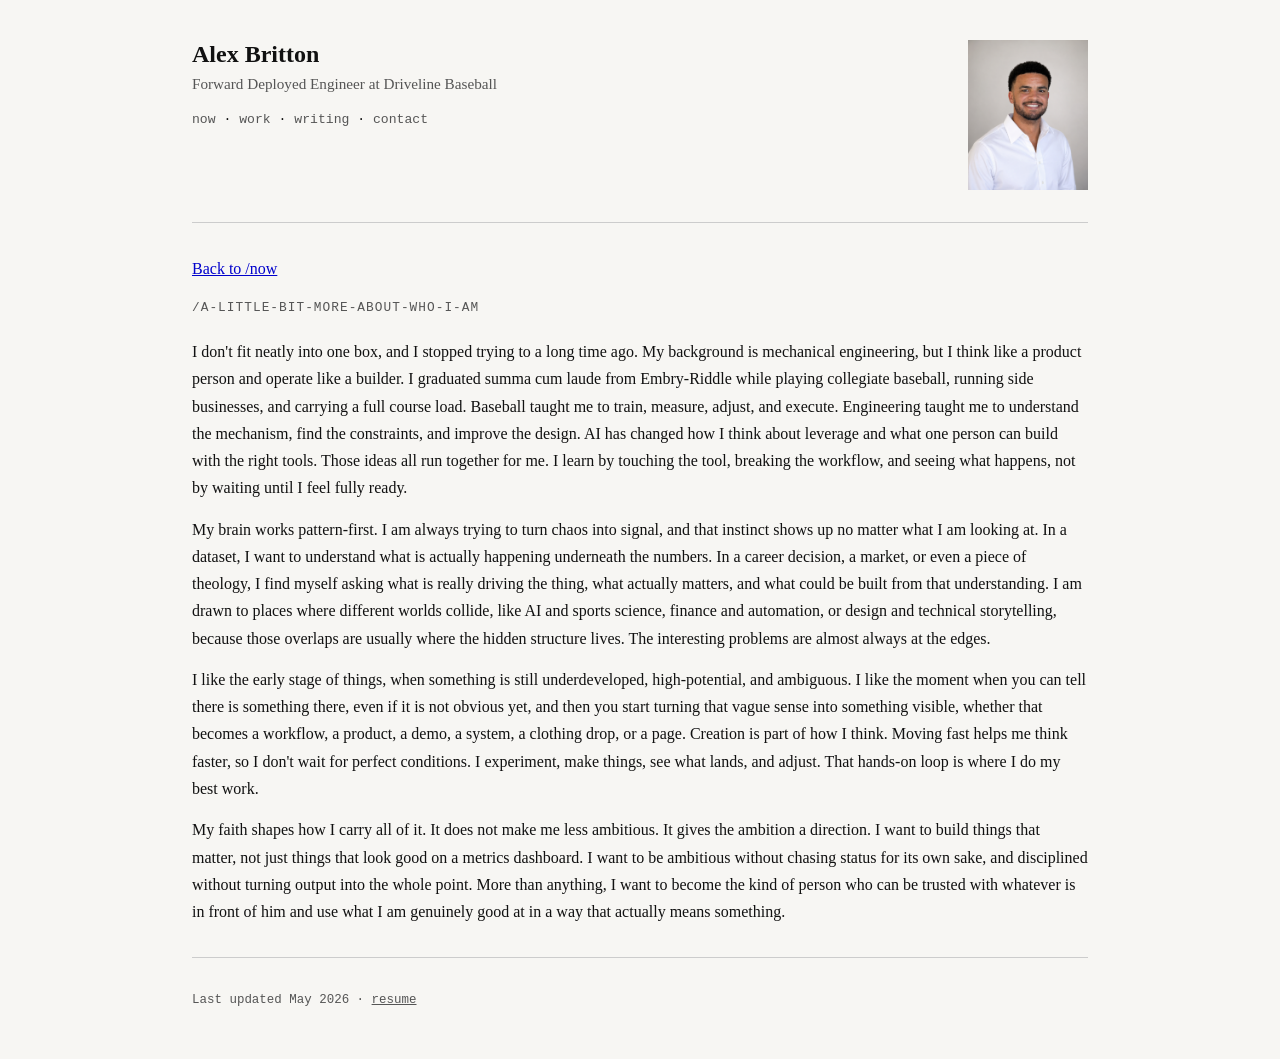
<file: a-little-bit-more-about-who-i-am.html>
<!DOCTYPE html>
<html lang="en">
<head>
    <meta charset="UTF-8">
    <meta name="viewport" content="width=device-width, initial-scale=1.0">
    <title>A Little Bit More About Who I Am | Alex Britton</title>
    <meta name="description" content="A fuller personal background on Alex Britton: builder, engineer, athlete, entrepreneur, and person of faith.">
    <meta name="author" content="Alex Britton">
    <meta property="og:type" content="article">
    <meta property="og:url" content="https://alexbbritton.com/a-little-bit-more-about-who-i-am.html">
    <meta property="og:title" content="A Little Bit More About Who I Am | Alex Britton">
    <meta property="og:description" content="A fuller personal background on Alex Britton: builder, engineer, athlete, entrepreneur, and person of faith.">
    <meta property="og:image" content="https://alexbbritton.com/content/ab-logo.png">
    <meta name="twitter:card" content="summary">
    <meta name="twitter:title" content="A Little Bit More About Who I Am | Alex Britton">
    <meta name="twitter:description" content="A fuller personal background on Alex Britton: builder, engineer, athlete, entrepreneur, and person of faith.">
    <meta name="twitter:image" content="https://alexbbritton.com/content/ab-logo.png">
    <link rel="canonical" href="https://alexbbritton.com/a-little-bit-more-about-who-i-am.html">
    <link rel="icon" href="favicon.svg" type="image/svg+xml">
    <link rel="stylesheet" href="styles.css">
</head>
<body>
<div class="page">

    <header class="site-header">
        <div class="header-left">
            <h1 class="site-name"><a href="index.html">Alex Britton</a></h1>
            <p class="site-tagline">Forward Deployed Engineer at Driveline Baseball</p>
            <p class="header-links">
                <a href="index.html#now">now</a> ·
                <a href="index.html#work">work</a> ·
                <a href="index.html#writing">writing</a> ·
                <a href="mailto:abritton2002@gmail.com">contact</a>
            </p>
        </div>
        <img src="content/headshot.png" alt="Alex Britton" class="header-photo">
    </header>

    <hr>

    <main>
        <p><a href="index.html#now">Back to /now</a></p>
        <h2>/a-little-bit-more-about-who-i-am</h2>
        <p>I don't fit neatly into one box, and I stopped trying to a long time ago. My background is mechanical engineering, but I think like a product person and operate like a builder. I graduated summa cum laude from Embry-Riddle while playing collegiate baseball, running side businesses, and carrying a full course load. Baseball taught me to train, measure, adjust, and execute. Engineering taught me to understand the mechanism, find the constraints, and improve the design. AI has changed how I think about leverage and what one person can build with the right tools. Those ideas all run together for me. I learn by touching the tool, breaking the workflow, and seeing what happens, not by waiting until I feel fully ready.</p>
        <p>My brain works pattern-first. I am always trying to turn chaos into signal, and that instinct shows up no matter what I am looking at. In a dataset, I want to understand what is actually happening underneath the numbers. In a career decision, a market, or even a piece of theology, I find myself asking what is really driving the thing, what actually matters, and what could be built from that understanding. I am drawn to places where different worlds collide, like AI and sports science, finance and automation, or design and technical storytelling, because those overlaps are usually where the hidden structure lives. The interesting problems are almost always at the edges.</p>
        <p>I like the early stage of things, when something is still underdeveloped, high-potential, and ambiguous. I like the moment when you can tell there is something there, even if it is not obvious yet, and then you start turning that vague sense into something visible, whether that becomes a workflow, a product, a demo, a system, a clothing drop, or a page. Creation is part of how I think. Moving fast helps me think faster, so I don't wait for perfect conditions. I experiment, make things, see what lands, and adjust. That hands-on loop is where I do my best work.</p>
        <p>My faith shapes how I carry all of it. It does not make me less ambitious. It gives the ambition a direction. I want to build things that matter, not just things that look good on a metrics dashboard. I want to be ambitious without chasing status for its own sake, and disciplined without turning output into the whole point. More than anything, I want to become the kind of person who can be trusted with whatever is in front of him and use what I am genuinely good at in a way that actually means something.</p>
    </main>

    <hr>

    <footer>Last updated May 2026 · <a href="content/alexbrittonresume.pdf" download>resume</a></footer>

</div>
</body>
</html>
</file>
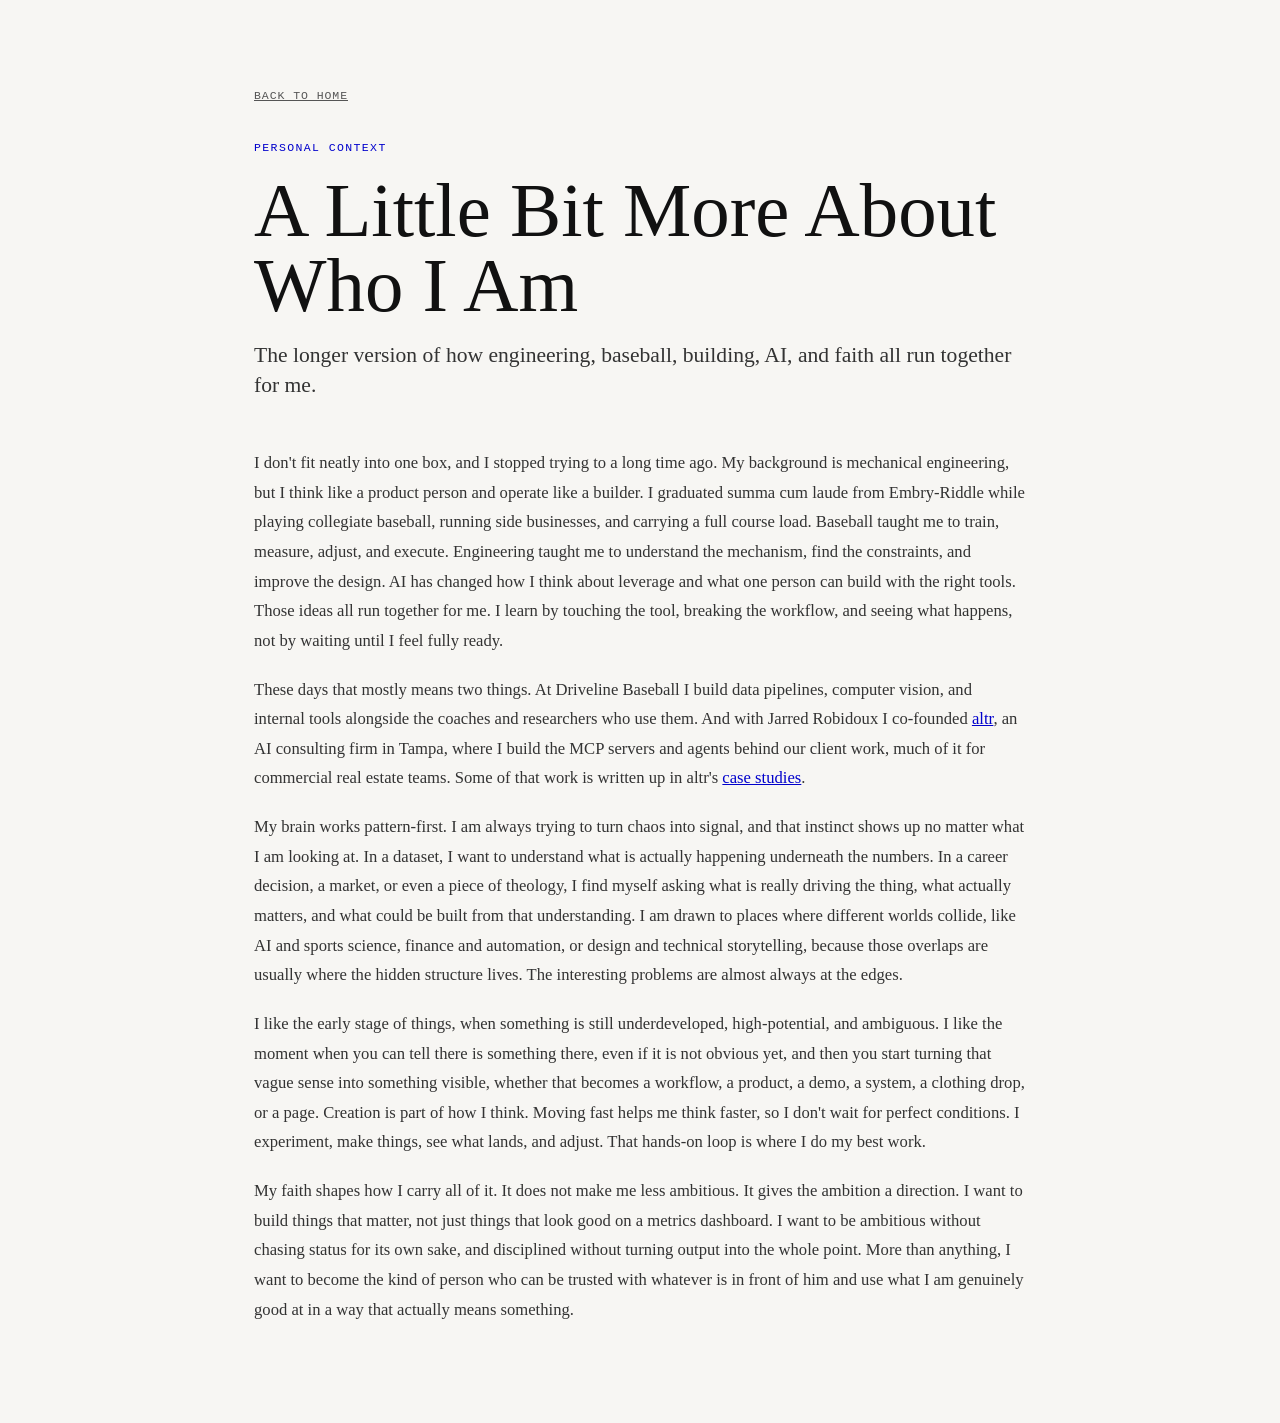
<file: about.html>
<!DOCTYPE html>
<html lang="en">
<head>
    <meta charset="UTF-8">
    <meta name="viewport" content="width=device-width, initial-scale=1.0">
    <title>A Little Bit More About Who I Am | Alex Britton</title>
    <meta name="description" content="About Alex Britton: mechanical engineer, co-founder of altr, a Tampa AI consulting and enablement firm, and forward deployed engineer at Driveline Baseball. Engineering, baseball, AI, and faith.">
    <meta name="author" content="Alex Britton">
    <meta property="og:type" content="profile">
    <meta property="og:url" content="https://alexbbritton.com/about.html">
    <meta property="og:title" content="A Little Bit More About Who I Am | Alex Britton">
    <meta property="og:site_name" content="Alex Britton">
    <meta property="og:description" content="Co-founder of altr, forward deployed engineer at Driveline Baseball. Personal context on engineering, baseball, building, AI and faith.">
    <meta property="og:image" content="https://alexbbritton.com/content/ab-logo.png">
    <meta name="twitter:card" content="summary">
    <meta name="twitter:site" content="@alexbbritton22">
    <meta name="twitter:title" content="A Little Bit More About Who I Am | Alex Britton">
    <meta name="twitter:description" content="Co-founder of altr, forward deployed engineer at Driveline Baseball. Personal context on engineering, baseball, building, AI and faith.">
    <meta name="twitter:image" content="https://alexbbritton.com/content/ab-logo.png">
    <link rel="canonical" href="https://alexbbritton.com/about.html">
    <link rel="me" href="https://github.com/abritton2002">
    <link rel="me" href="https://www.linkedin.com/in/alexander-britton-0bb687205/">
    <link rel="icon" href="favicon.svg" type="image/svg+xml">
    <script type="application/ld+json">
    {
      "@context": "https://schema.org",
      "@type": "AboutPage",
      "@id": "https://alexbbritton.com/about.html#page",
      "url": "https://alexbbritton.com/about.html",
      "name": "A Little Bit More About Who I Am | Alex Britton",
      "isPartOf": { "@id": "https://alexbbritton.com/#website" },
      "about": { "@id": "https://alexbbritton.com/#person" },
      "mainEntity": {
        "@type": "Person",
        "@id": "https://alexbbritton.com/#person",
        "name": "Alex Britton",
        "url": "https://alexbbritton.com/",
        "worksFor": { "@type": "Organization", "@id": "https://altrwork.com/#business", "name": "altr", "url": "https://altrwork.com/" },
        "sameAs": [
          "https://altrwork.com/about.html#alex-britton",
          "https://www.linkedin.com/in/alexander-britton-0bb687205/",
          "https://github.com/abritton2002"
        ]
      }
    }
    </script>
    <link rel="stylesheet" href="styles.css">
    <style>
        body { background: var(--s0); }
        .article-shell { max-width: 820px; margin: 0 auto; padding: 5rem 1.5rem 5rem; }
        .article-back { display: inline-flex; margin-bottom: 2rem; font-family: var(--font-mono); font-size: 0.72rem; letter-spacing: 0.08em; text-transform: uppercase; color: var(--t2); }
        .article-back:hover { color: var(--accent); }
        .article-kicker { font-family: var(--font-mono); font-size: 0.72rem; letter-spacing: 0.12em; text-transform: uppercase; color: var(--accent); margin-bottom: 1rem; }
        .article-title { font-family: var(--font-display); font-size: clamp(2.3rem, 6vw, 4.8rem); font-weight: 400; line-height: 0.98; color: var(--t0); margin-bottom: 1rem; }
        .article-dek { font-family: var(--font-display); color: var(--t1); font-size: 1.35rem; line-height: 1.4; margin-bottom: 3rem; }
        .article-body { font-family: var(--font-body); color: var(--t1); font-size: 1.04rem; line-height: 1.78; }
        .article-body p { margin-bottom: 1.2rem; }
        @media (max-width: 720px) { .article-shell { padding-top: 3rem; } .article-body { font-size: 1rem; } }
    </style>
</head>
<body>
    <main class="article-shell">
        <a href="index.html#now" class="article-back">Back to home</a>
        <p class="article-kicker">Personal context</p>
        <h1 class="article-title">A Little Bit More About Who I Am</h1>
        <p class="article-dek">The longer version of how engineering, baseball, building, AI, and faith all run together for me.</p>

        <article class="article-body">
            <p>I don't fit neatly into one box, and I stopped trying to a long time ago. My background is mechanical engineering, but I think like a product person and operate like a builder. I graduated summa cum laude from Embry-Riddle while playing collegiate baseball, running side businesses, and carrying a full course load. Baseball taught me to train, measure, adjust, and execute. Engineering taught me to understand the mechanism, find the constraints, and improve the design. AI has changed how I think about leverage and what one person can build with the right tools. Those ideas all run together for me. I learn by touching the tool, breaking the workflow, and seeing what happens, not by waiting until I feel fully ready.</p>
            <p>These days that mostly means two things. At Driveline Baseball I build data pipelines, computer vision, and internal tools alongside the coaches and researchers who use them. And with Jarred Robidoux I co-founded <a href="https://altrwork.com/">altr</a>, an AI consulting firm in Tampa, where I build the MCP servers and agents behind our client work, much of it for commercial real estate teams. Some of that work is written up in altr's <a href="https://altrwork.com/case-studies.html">case studies</a>.</p>
            <p>My brain works pattern-first. I am always trying to turn chaos into signal, and that instinct shows up no matter what I am looking at. In a dataset, I want to understand what is actually happening underneath the numbers. In a career decision, a market, or even a piece of theology, I find myself asking what is really driving the thing, what actually matters, and what could be built from that understanding. I am drawn to places where different worlds collide, like AI and sports science, finance and automation, or design and technical storytelling, because those overlaps are usually where the hidden structure lives. The interesting problems are almost always at the edges.</p>
            <p>I like the early stage of things, when something is still underdeveloped, high-potential, and ambiguous. I like the moment when you can tell there is something there, even if it is not obvious yet, and then you start turning that vague sense into something visible, whether that becomes a workflow, a product, a demo, a system, a clothing drop, or a page. Creation is part of how I think. Moving fast helps me think faster, so I don't wait for perfect conditions. I experiment, make things, see what lands, and adjust. That hands-on loop is where I do my best work.</p>
            <p>My faith shapes how I carry all of it. It does not make me less ambitious. It gives the ambition a direction. I want to build things that matter, not just things that look good on a metrics dashboard. I want to be ambitious without chasing status for its own sake, and disciplined without turning output into the whole point. More than anything, I want to become the kind of person who can be trusted with whatever is in front of him and use what I am genuinely good at in a way that actually means something.</p>
        </article>
    </main>
</body>
</html>
</file>
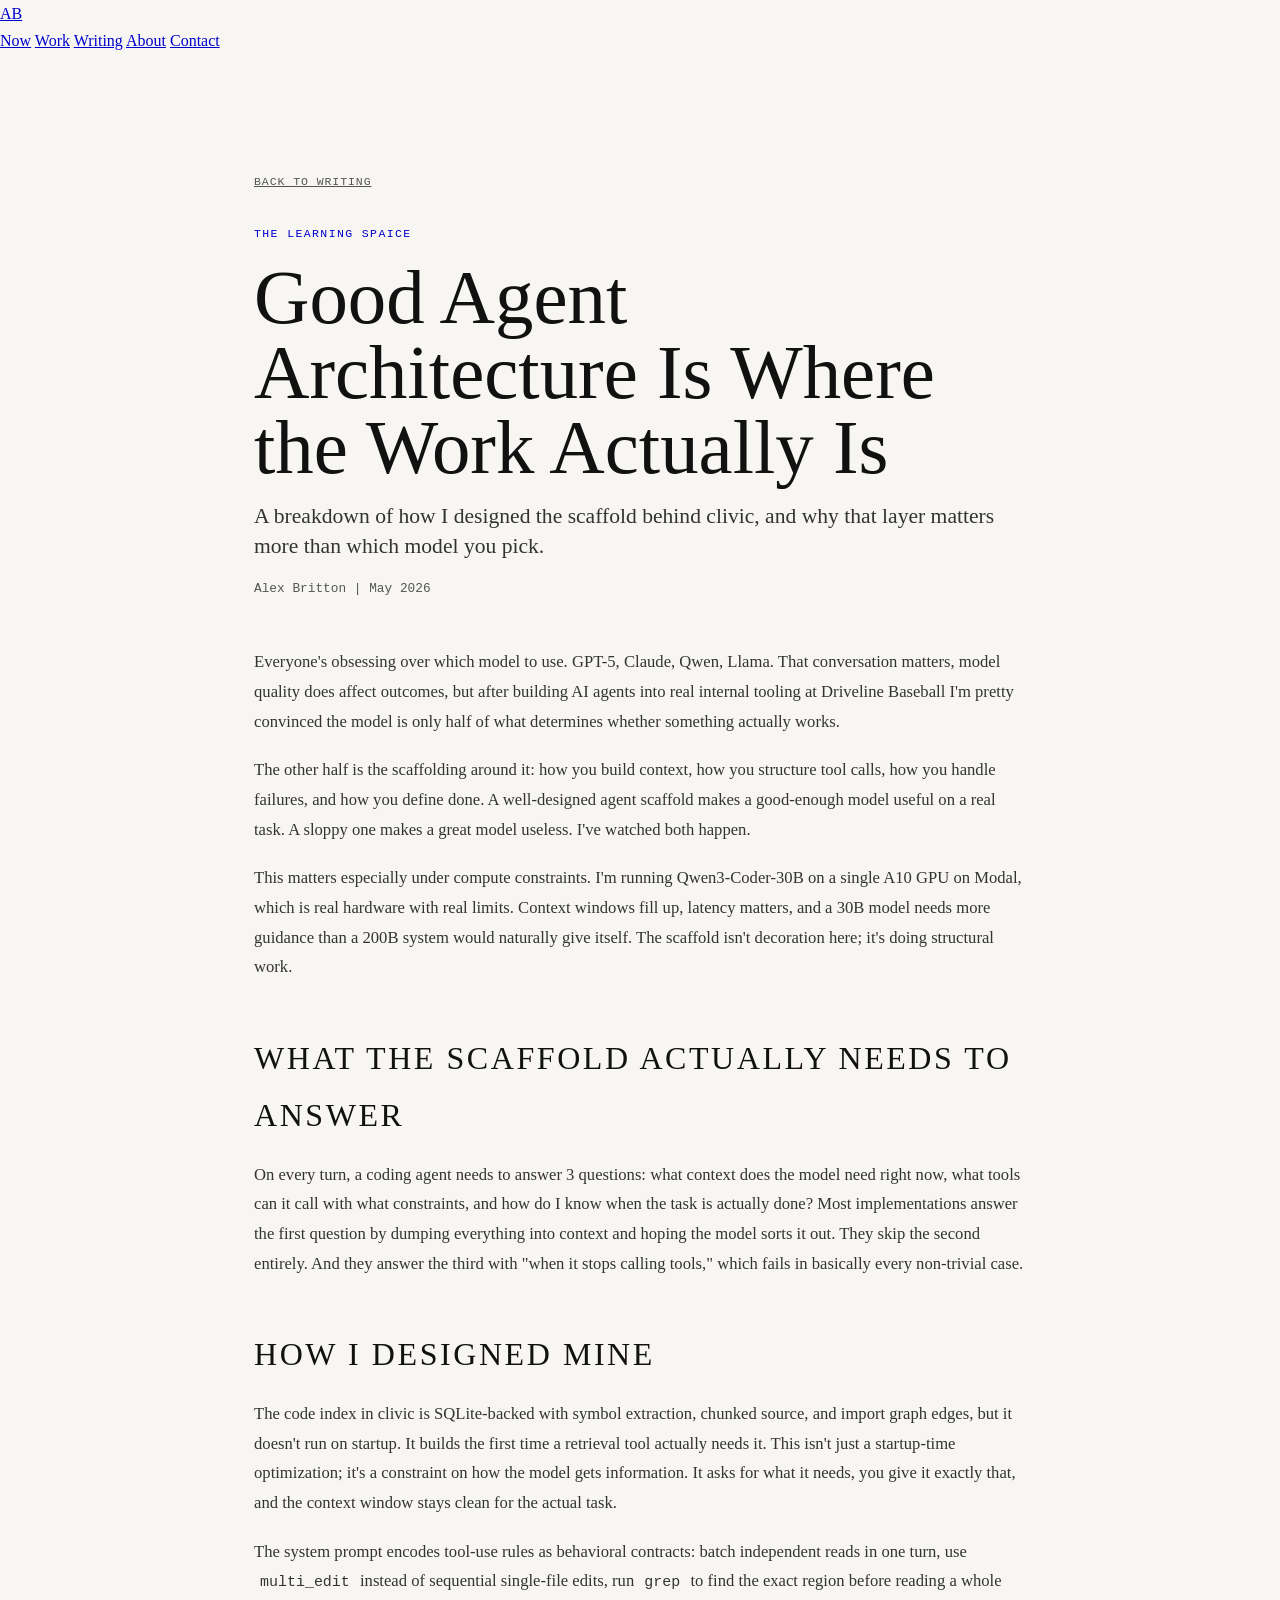
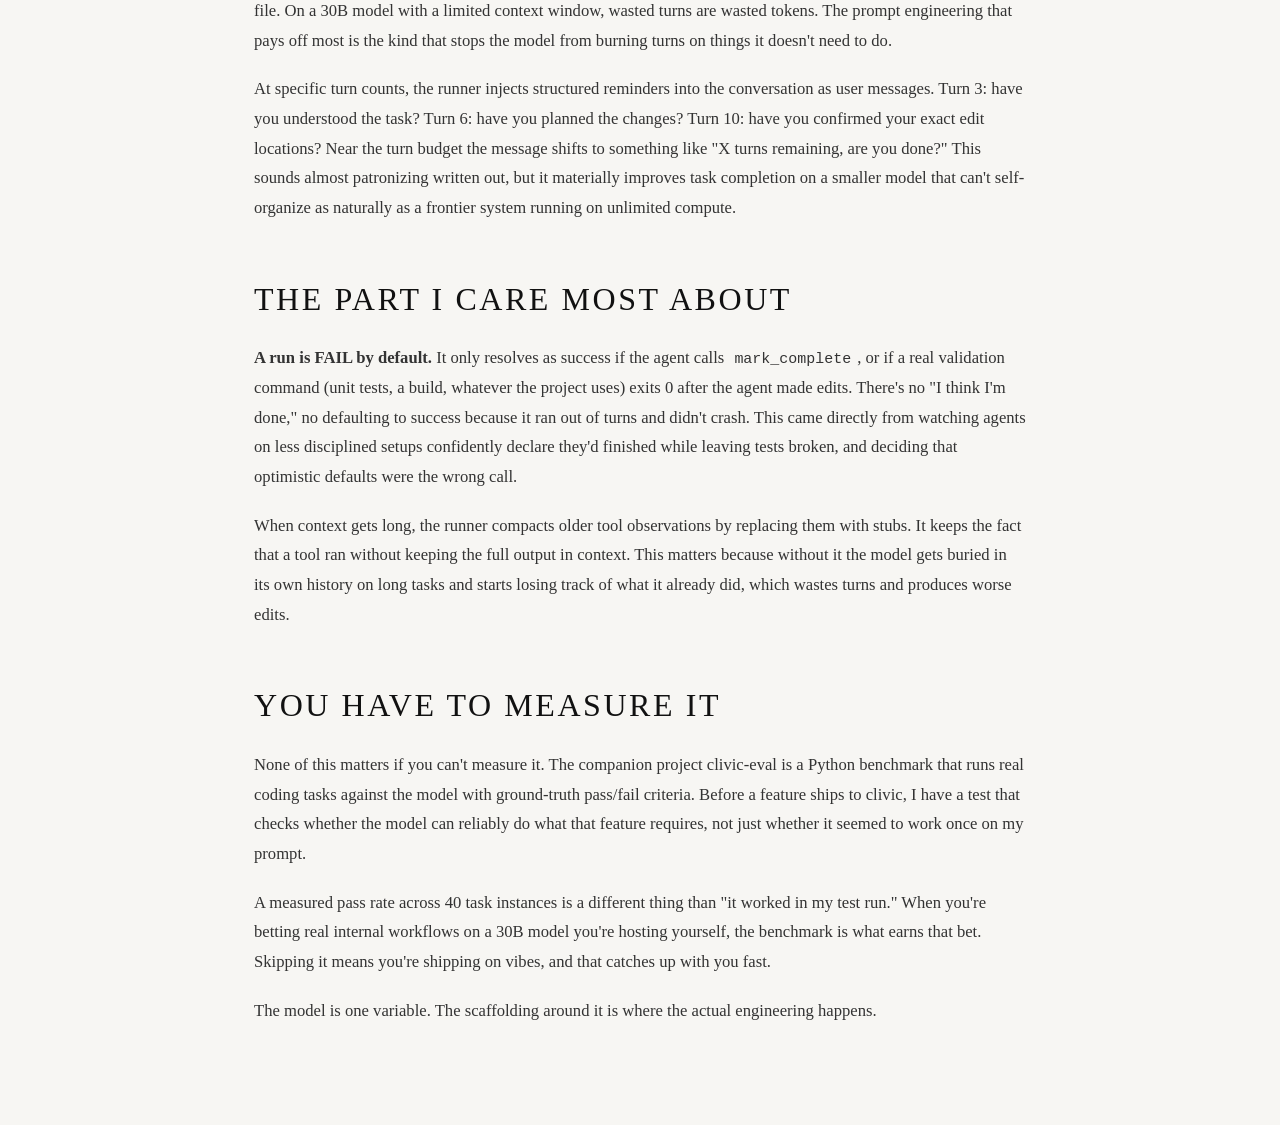
<file: content/articles/agent-architecture.html>
<!DOCTYPE html>
<html lang="en">
<head>
    <meta charset="UTF-8">
    <meta name="viewport" content="width=device-width, initial-scale=1.0">
    <title>Good Agent Architecture Is Where the Work Actually Is | Alex Britton</title>
    <meta name="description" content="A breakdown of how I designed the agent scaffold behind clivic, and why the scaffolding matters more than the model choice.">
    <meta name="author" content="Alex Britton">
    <link rel="canonical" href="https://alexbbritton.com/content/articles/agent-architecture.html">
    <meta property="og:type" content="article">
    <meta property="og:site_name" content="Alex Britton">
    <meta property="og:url" content="https://alexbbritton.com/content/articles/agent-architecture.html">
    <meta property="og:title" content="Good Agent Architecture Is Where the Work Actually Is | Alex Britton">
    <meta property="og:description" content="A breakdown of how I designed the agent scaffold behind clivic, and why the scaffolding matters more than the model choice.">
    <meta property="og:image" content="https://alexbbritton.com/content/ab-logo.png">
    <meta property="article:author" content="https://alexbbritton.com/">
    <meta name="twitter:card" content="summary">
    <meta name="twitter:creator" content="@alexbbritton22">
    <script type="application/ld+json">
{
  "@context": "https://schema.org",
  "@type": "BlogPosting",
  "headline": "Good Agent Architecture Is Where the Work Actually Is",
  "description": "A breakdown of how I designed the agent scaffold behind clivic, and why the scaffolding matters more than the model choice.",
  "url": "https://alexbbritton.com/content/articles/agent-architecture.html",
  "mainEntityOfPage": "https://alexbbritton.com/content/articles/agent-architecture.html",
  "image": "https://alexbbritton.com/content/ab-logo.png",
  "articleSection": "The Learning SpAIce",
  "author": {
    "@type": "Person",
    "@id": "https://alexbbritton.com/#person",
    "name": "Alex Britton",
    "url": "https://alexbbritton.com/",
    "worksFor": {
      "@id": "https://altrwork.com/#business",
      "name": "altr",
      "url": "https://altrwork.com/"
    }
  },
  "publisher": {
    "@id": "https://alexbbritton.com/#person"
  },
  "isPartOf": {
    "@id": "https://alexbbritton.com/#website"
  },
  "datePublished": "2026-05"
}
    </script>
    <link rel="icon" href="../../favicon.svg" type="image/svg+xml">
    <link rel="preconnect" href="https://fonts.googleapis.com">
    <link rel="preconnect" href="https://fonts.gstatic.com" crossorigin>
    <link href="https://fonts.googleapis.com/css2?family=Fraunces:ital,opsz,wght@0,9..144,200..700;1,9..144,200..700&family=Space+Mono:ital,wght@0,400;0,700&family=Outfit:wght@300;400;500;600&display=swap" rel="stylesheet">
    <link rel="stylesheet" href="../../styles.css">
    <style>
        body { background: var(--s0); }
        .article-shell { max-width: 820px; margin: 0 auto; padding: 7rem 1.5rem 5rem; }
        .article-back { display: inline-flex; margin-bottom: 2rem; font-family: var(--font-mono); font-size: 0.72rem; letter-spacing: 0.08em; text-transform: uppercase; color: var(--t2); }
        .article-back:hover { color: var(--accent); }
        .article-kicker { font-family: var(--font-mono); font-size: 0.72rem; letter-spacing: 0.12em; text-transform: uppercase; color: var(--accent); margin-bottom: 1rem; }
        .article-title { font-family: var(--font-display); font-size: clamp(2.3rem, 6vw, 4.8rem); font-weight: 400; line-height: 0.98; color: var(--t0); margin-bottom: 1rem; }
        .article-dek { font-family: var(--font-display); color: var(--t1); font-size: 1.35rem; line-height: 1.4; margin-bottom: 1rem; }
        .article-meta { font-family: var(--font-mono); font-size: 0.8rem; color: var(--t2); margin-bottom: 3rem; }
        .article-body { font-family: var(--font-body); color: var(--t1); font-size: 1.04rem; line-height: 1.78; }
        .article-body h2 { font-family: var(--font-display); font-size: clamp(1.45rem, 3vw, 2rem); font-weight: 400; color: var(--t0); margin: 3rem 0 1rem; }
        .article-body p { margin-bottom: 1.2rem; }
        .article-body ul { margin: 0 0 1.4rem 1.3rem; }
        .article-body li { margin-bottom: 0.45rem; }
        .article-body blockquote { border-left: 2px solid var(--accent); margin: 2rem 0; padding: 0.25rem 0 0.25rem 1.25rem; color: var(--t0); font-family: var(--font-display); font-size: 1.35rem; line-height: 1.35; }
        .article-body code { font-family: var(--font-mono); font-size: 0.9em; background: var(--s1); padding: 0.15em 0.4em; border-radius: 3px; }
        @media (max-width: 720px) { .article-shell { padding-top: 6rem; } .article-body { font-size: 1rem; } }
    </style>
</head>
<body>
    <header class="site-header">
        <nav class="header-nav">
            <a href="../../index.html" class="nav-logo">AB</a>
            <div class="nav-links">
                <a href="../../index.html#now" class="nav-link">Now</a>
                <a href="../../index.html#work" class="nav-link">Work</a>
                <a href="../../index.html#writing" class="nav-link">Writing</a>
                <a href="../../about.html" class="nav-link">About</a>
                <a href="mailto:abritton2002@gmail.com" class="nav-link">Contact</a>
            </div>
        </nav>
    </header>

    <main class="article-shell">
        <a href="../../index.html#writing" class="article-back">Back to writing</a>
        <p class="article-kicker">The Learning SpAIce</p>
        <h1 class="article-title">Good Agent Architecture Is Where the Work Actually Is</h1>
        <p class="article-dek">A breakdown of how I designed the scaffold behind clivic, and why that layer matters more than which model you pick.</p>
        <p class="article-meta">Alex Britton | May 2026</p>

        <article class="article-body">

            <p>Everyone's obsessing over which model to use. GPT-5, Claude, Qwen, Llama. That conversation matters, model quality does affect outcomes, but after building AI agents into real internal tooling at Driveline Baseball I'm pretty convinced the model is only half of what determines whether something actually works.</p>

            <p>The other half is the scaffolding around it: how you build context, how you structure tool calls, how you handle failures, and how you define done. A well-designed agent scaffold makes a good-enough model useful on a real task. A sloppy one makes a great model useless. I've watched both happen.</p>

            <p>This matters especially under compute constraints. I'm running Qwen3-Coder-30B on a single A10 GPU on Modal, which is real hardware with real limits. Context windows fill up, latency matters, and a 30B model needs more guidance than a 200B system would naturally give itself. The scaffold isn't decoration here; it's doing structural work.</p>

            <h2>What the scaffold actually needs to answer</h2>

            <p>On every turn, a coding agent needs to answer 3 questions: what context does the model need right now, what tools can it call with what constraints, and how do I know when the task is actually done? Most implementations answer the first question by dumping everything into context and hoping the model sorts it out. They skip the second entirely. And they answer the third with "when it stops calling tools," which fails in basically every non-trivial case.</p>

            <h2>How I designed mine</h2>

            <p>The code index in clivic is SQLite-backed with symbol extraction, chunked source, and import graph edges, but it doesn't run on startup. It builds the first time a retrieval tool actually needs it. This isn't just a startup-time optimization; it's a constraint on how the model gets information. It asks for what it needs, you give it exactly that, and the context window stays clean for the actual task.</p>

            <p>The system prompt encodes tool-use rules as behavioral contracts: batch independent reads in one turn, use <code>multi_edit</code> instead of sequential single-file edits, run <code>grep</code> to find the exact region before reading a whole file. On a 30B model with a limited context window, wasted turns are wasted tokens. The prompt engineering that pays off most is the kind that stops the model from burning turns on things it doesn't need to do.</p>

            <p>At specific turn counts, the runner injects structured reminders into the conversation as user messages. Turn 3: have you understood the task? Turn 6: have you planned the changes? Turn 10: have you confirmed your exact edit locations? Near the turn budget the message shifts to something like "X turns remaining, are you done?" This sounds almost patronizing written out, but it materially improves task completion on a smaller model that can't self-organize as naturally as a frontier system running on unlimited compute.</p>

            <h2>The part I care most about</h2>

            <p><strong>A run is FAIL by default.</strong> It only resolves as success if the agent calls <code>mark_complete</code>, or if a real validation command (unit tests, a build, whatever the project uses) exits 0 after the agent made edits. There's no "I think I'm done," no defaulting to success because it ran out of turns and didn't crash. This came directly from watching agents on less disciplined setups confidently declare they'd finished while leaving tests broken, and deciding that optimistic defaults were the wrong call.</p>

            <p>When context gets long, the runner compacts older tool observations by replacing them with stubs. It keeps the fact that a tool ran without keeping the full output in context. This matters because without it the model gets buried in its own history on long tasks and starts losing track of what it already did, which wastes turns and produces worse edits.</p>

            <h2>You have to measure it</h2>

            <p>None of this matters if you can't measure it. The companion project clivic-eval is a Python benchmark that runs real coding tasks against the model with ground-truth pass/fail criteria. Before a feature ships to clivic, I have a test that checks whether the model can reliably do what that feature requires, not just whether it seemed to work once on my prompt.</p>

            <p>A measured pass rate across 40 task instances is a different thing than "it worked in my test run." When you're betting real internal workflows on a 30B model you're hosting yourself, the benchmark is what earns that bet. Skipping it means you're shipping on vibes, and that catches up with you fast.</p>

            <p>The model is one variable. The scaffolding around it is where the actual engineering happens.</p>

        </article>
    </main>
</body>
</html>
</file>
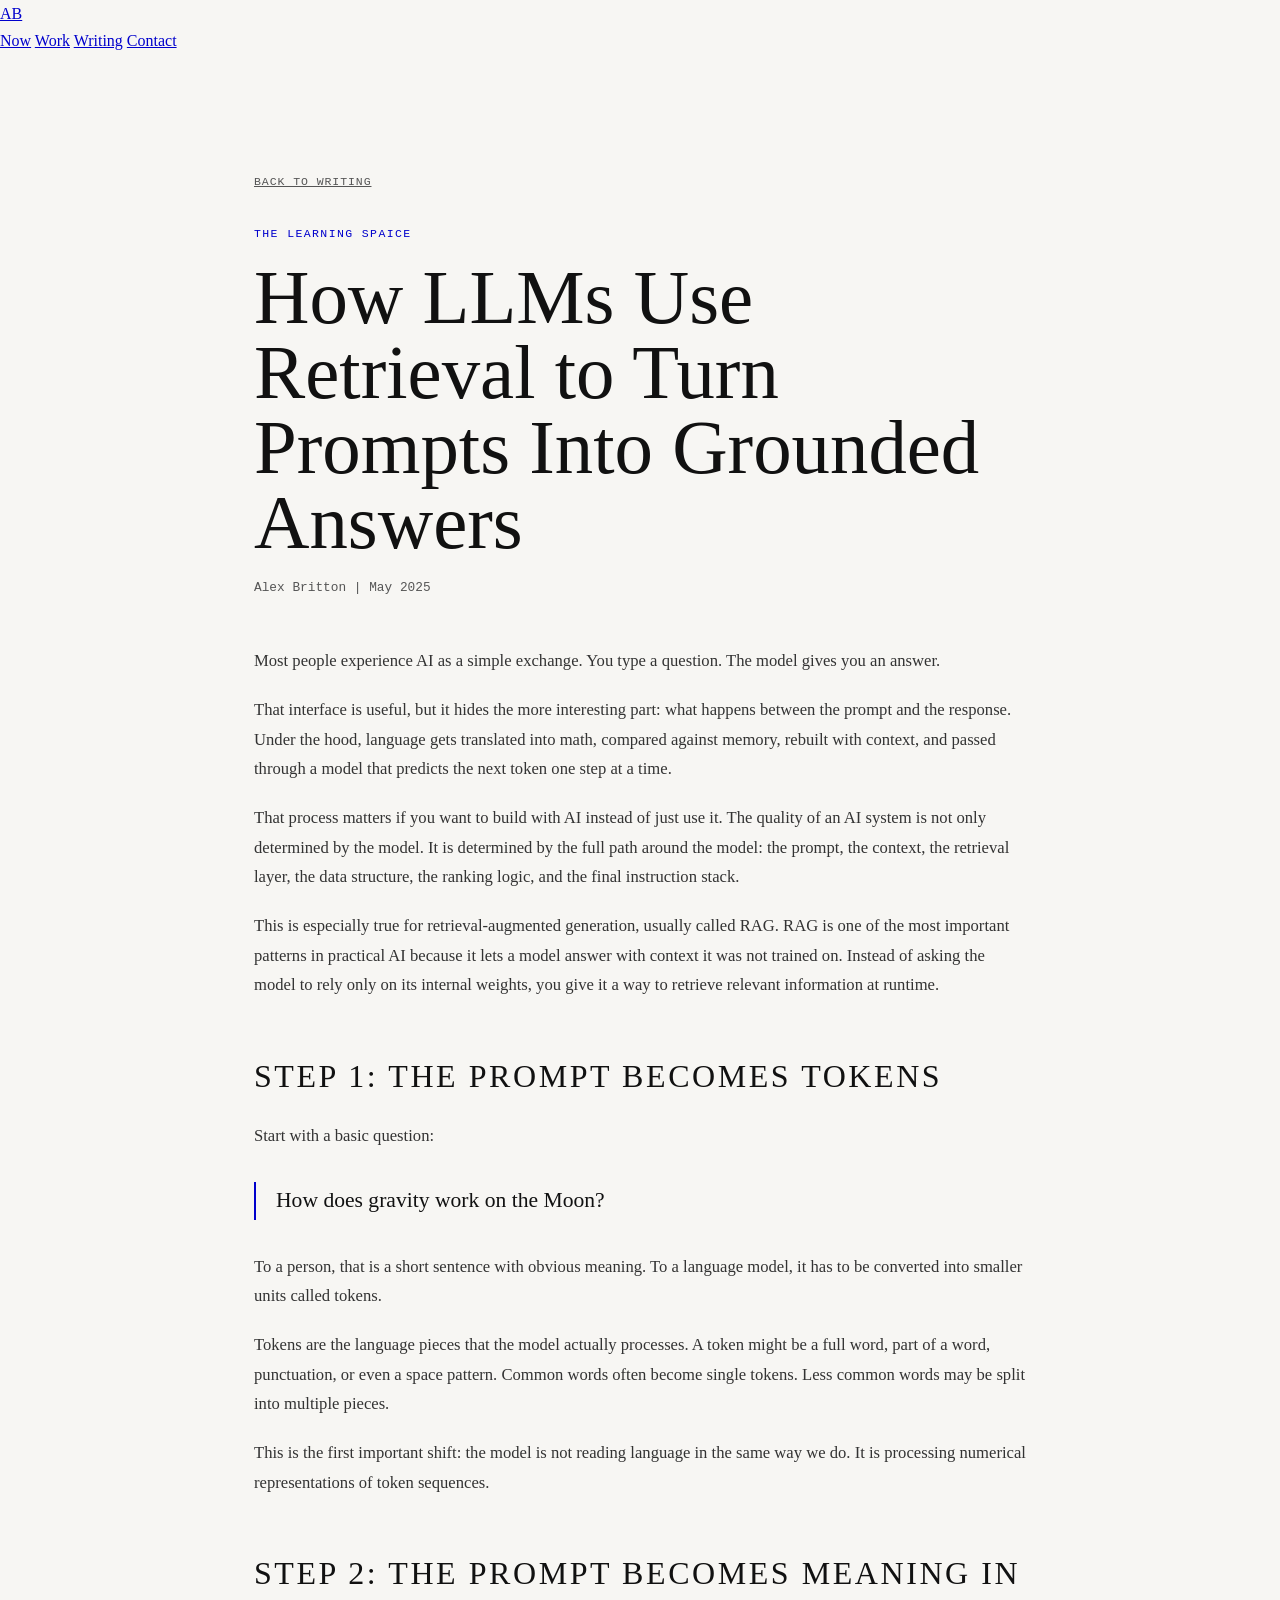
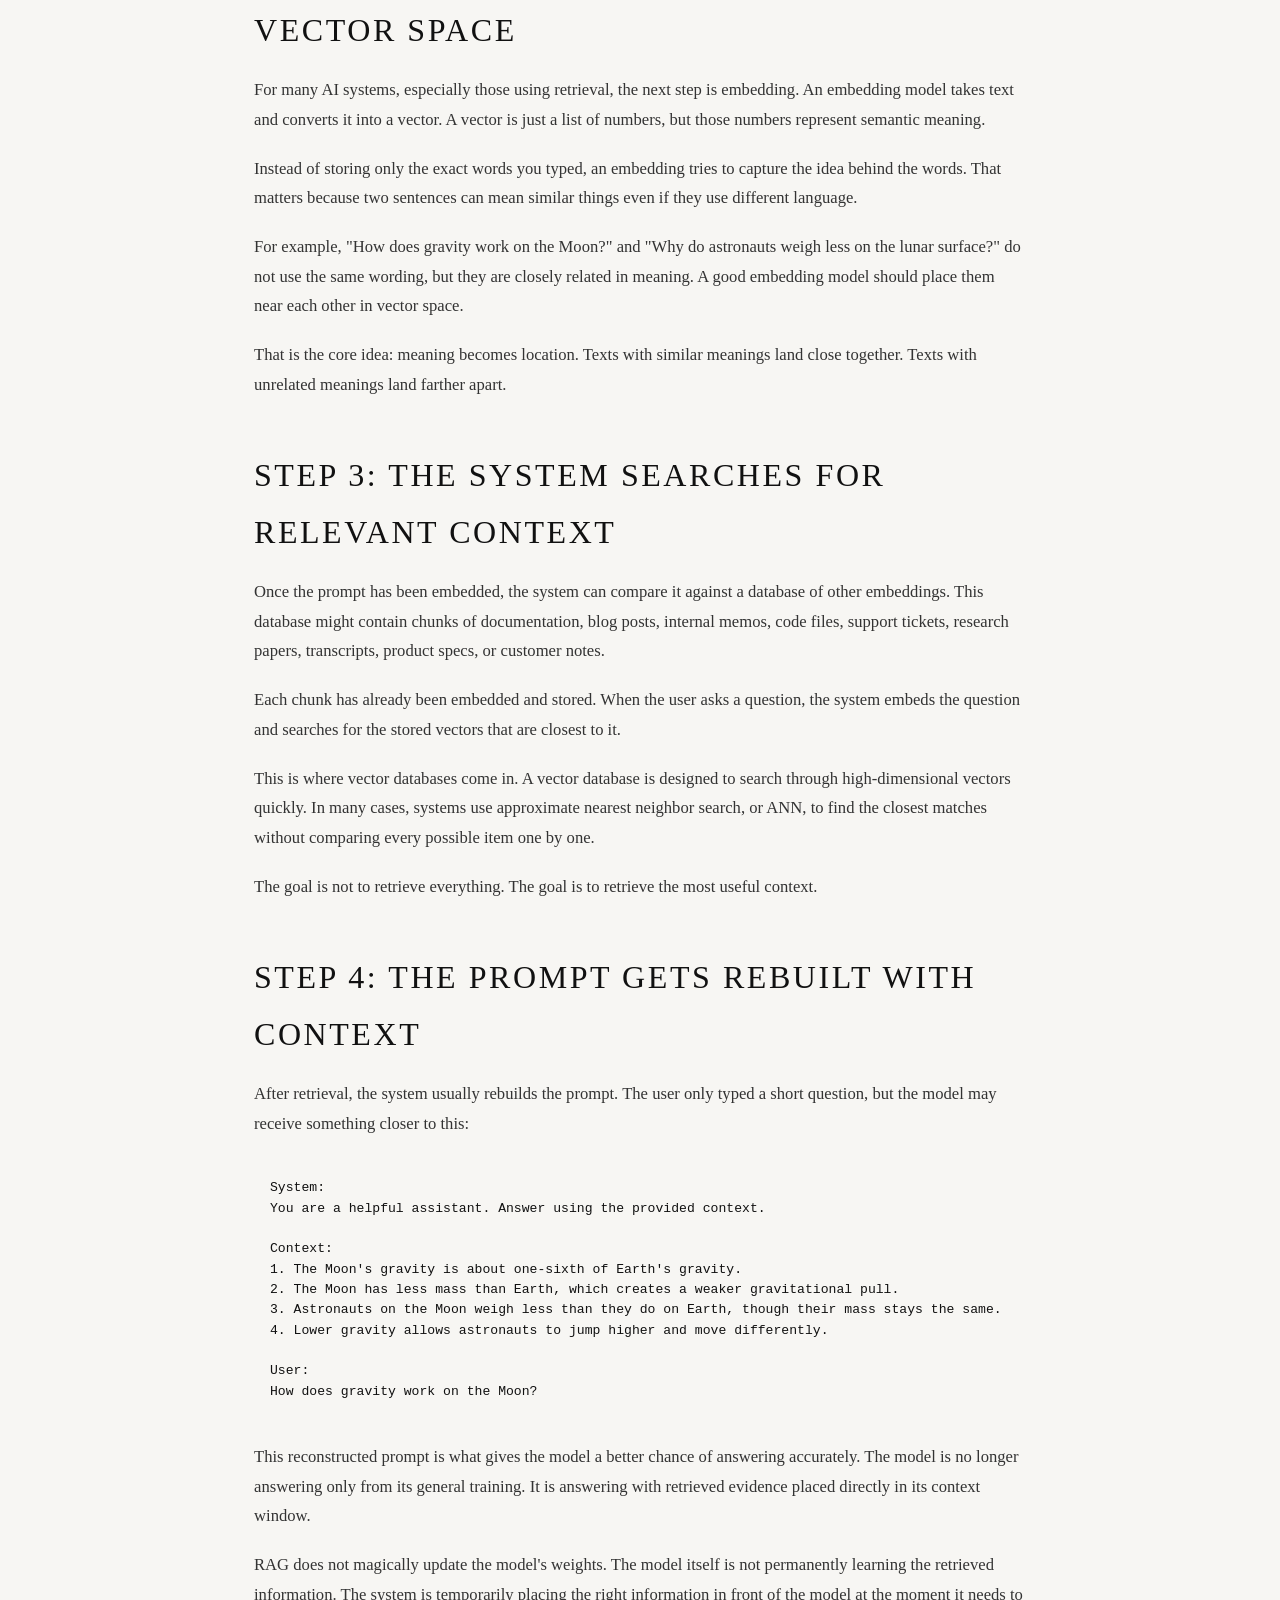
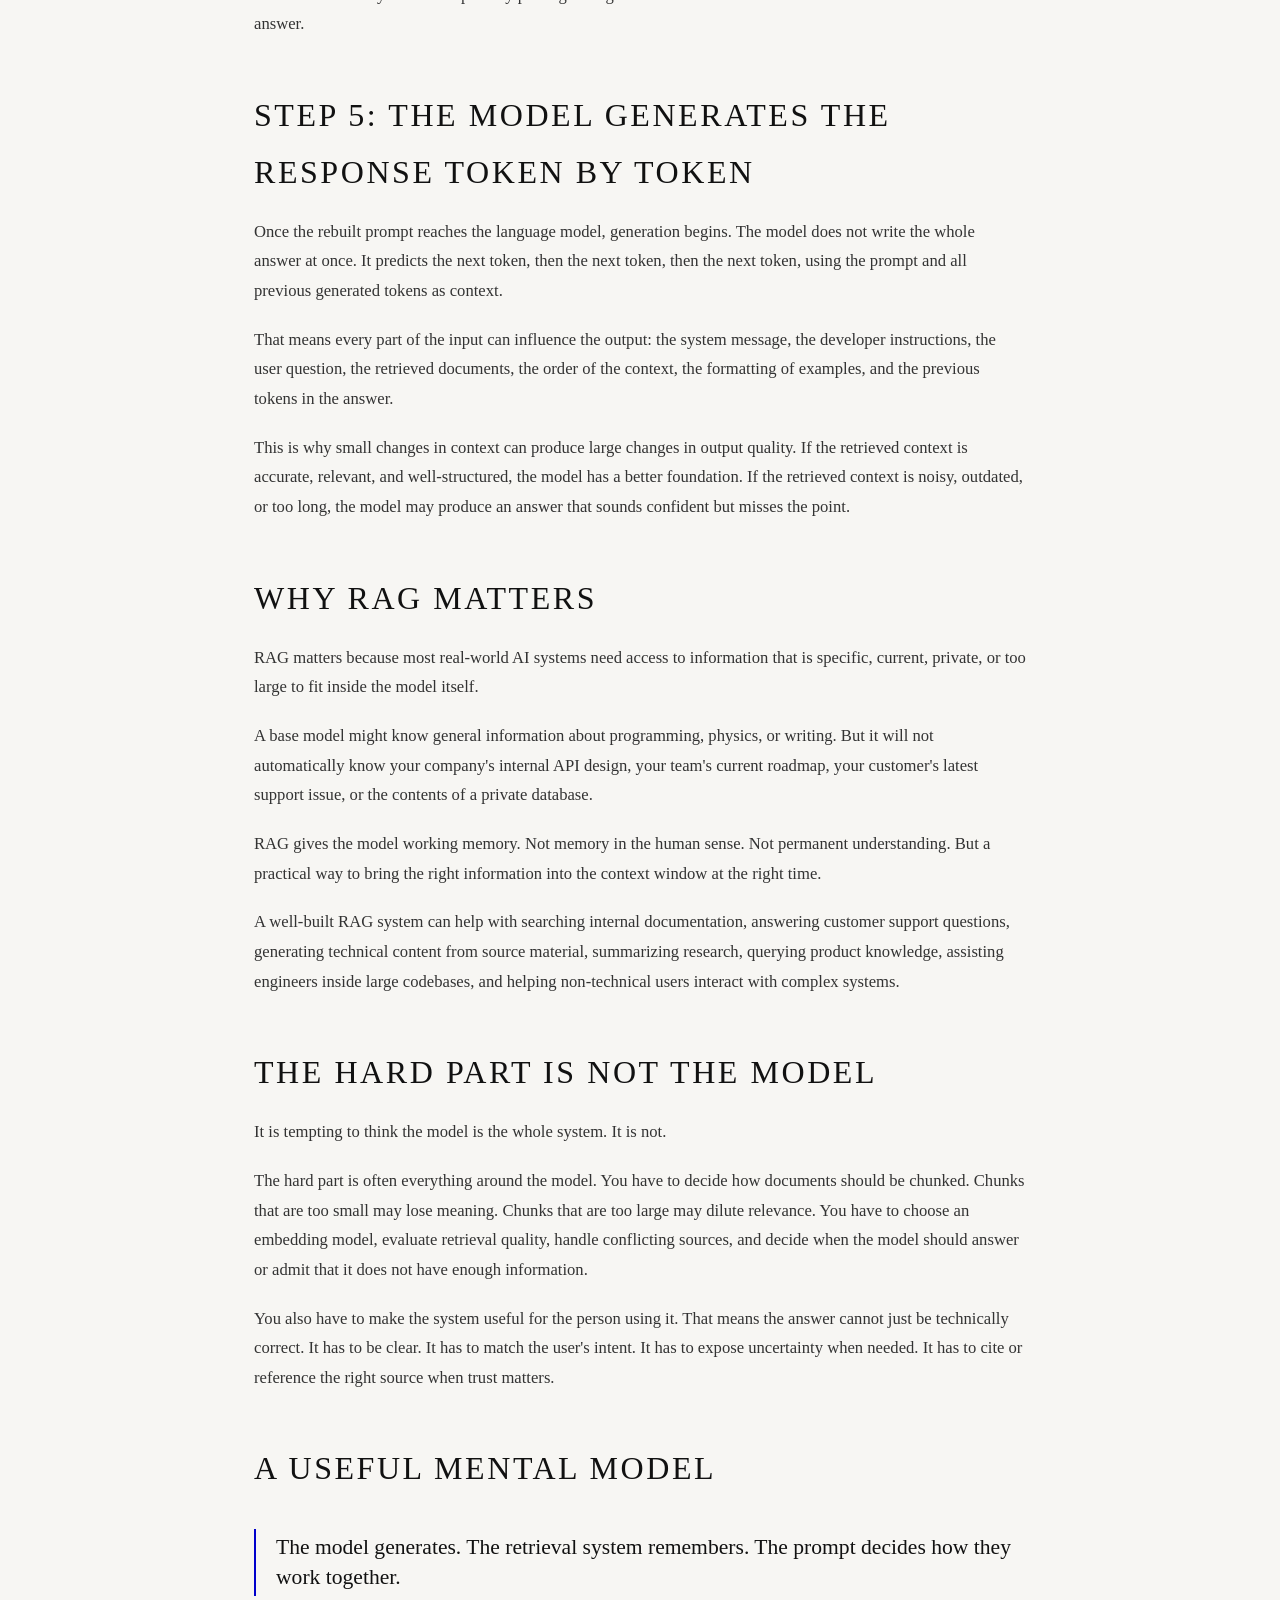
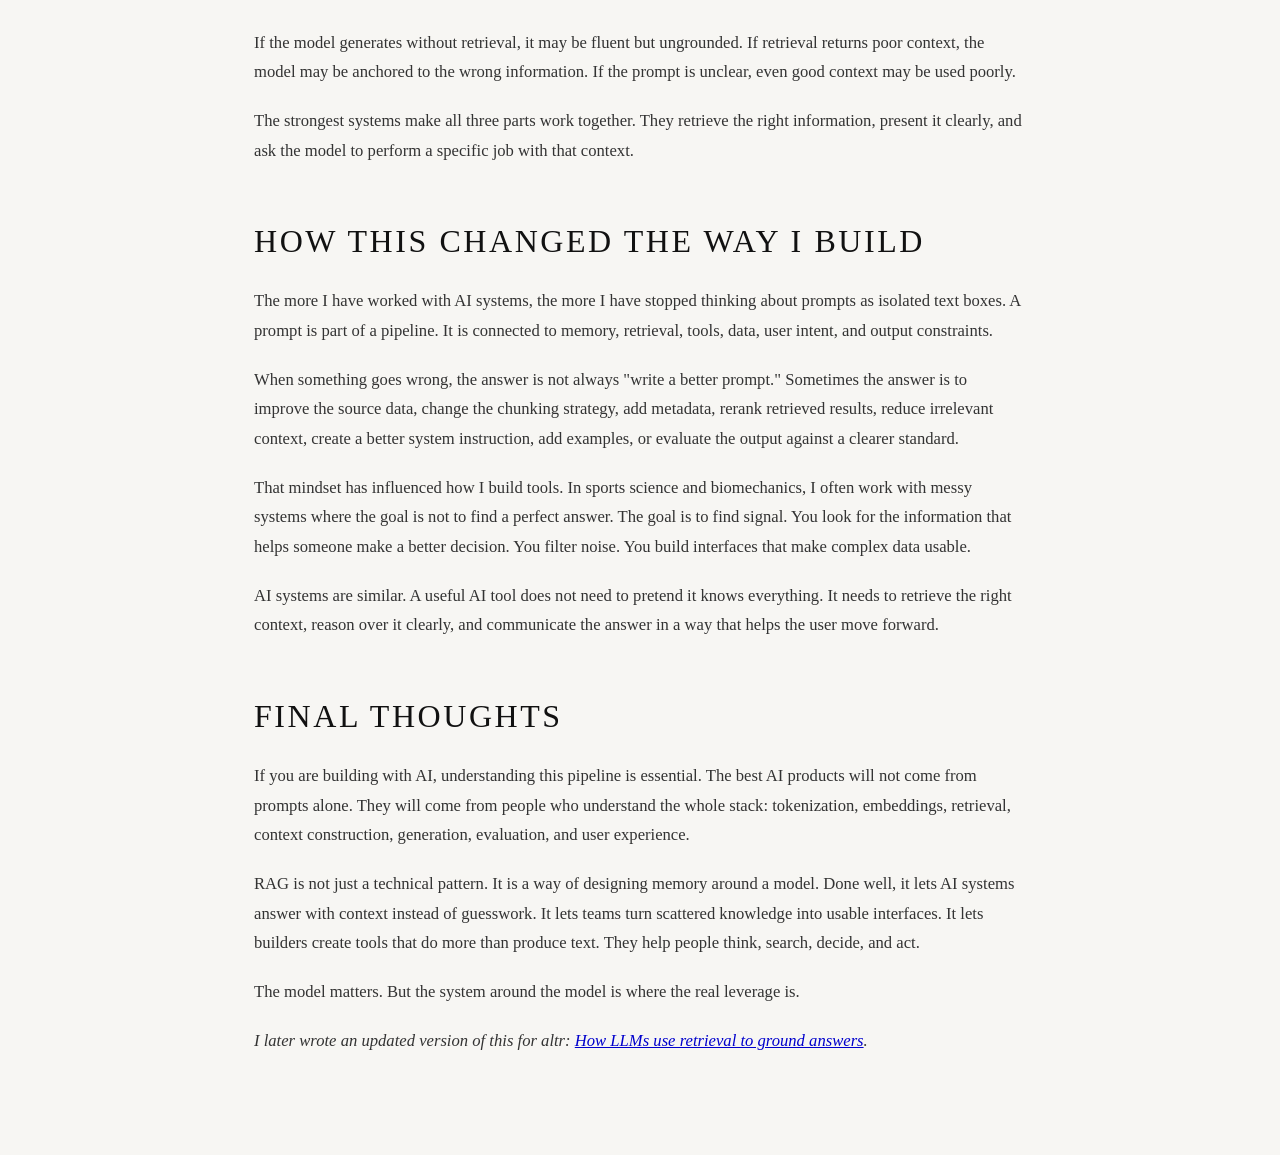
<file: content/articles/how-llms-use-retrieval.html>
<!DOCTYPE html>
<html lang="en">
<head>
    <meta charset="UTF-8">
    <meta name="viewport" content="width=device-width, initial-scale=1.0">
    <title>How LLMs Use Retrieval to Turn Prompts Into Grounded Answers | Alex Britton</title>
    <meta name="description" content="A practical explanation of how tokenization, embeddings, vector search, retrieval, and context construction work together in RAG systems.">
    <meta name="author" content="Alex Britton">
    <link rel="canonical" href="https://alexbbritton.com/content/articles/how-llms-use-retrieval.html">
    <meta property="og:type" content="article">
    <meta property="og:site_name" content="Alex Britton">
    <meta property="og:url" content="https://alexbbritton.com/content/articles/how-llms-use-retrieval.html">
    <meta property="og:title" content="How LLMs Use Retrieval to Turn Prompts Into Grounded Answers | Alex Britton">
    <meta property="og:description" content="A practical explanation of how tokenization, embeddings, vector search, retrieval, and context construction work together in RAG systems.">
    <meta property="og:image" content="https://alexbbritton.com/content/ab-logo.png">
    <meta property="article:author" content="https://alexbbritton.com/">
    <meta name="twitter:card" content="summary">
    <meta name="twitter:creator" content="@alexbbritton22">
    <script type="application/ld+json">
{
  "@context": "https://schema.org",
  "@type": "BlogPosting",
  "headline": "How LLMs Use Retrieval to Turn Prompts Into Grounded Answers",
  "description": "A practical explanation of how tokenization, embeddings, vector search, retrieval, and context construction work together in RAG systems.",
  "url": "https://alexbbritton.com/content/articles/how-llms-use-retrieval.html",
  "mainEntityOfPage": "https://alexbbritton.com/content/articles/how-llms-use-retrieval.html",
  "image": "https://alexbbritton.com/content/ab-logo.png",
  "articleSection": "The Learning SpAIce",
  "author": {
    "@type": "Person",
    "@id": "https://alexbbritton.com/#person",
    "name": "Alex Britton",
    "url": "https://alexbbritton.com/",
    "worksFor": {
      "@id": "https://altrwork.com/#business",
      "name": "altr",
      "url": "https://altrwork.com/"
    }
  },
  "publisher": {
    "@id": "https://alexbbritton.com/#person"
  },
  "isPartOf": {
    "@id": "https://alexbbritton.com/#website"
  },
  "datePublished": "2025-05"
}
    </script>
    <link rel="icon" href="../../favicon.svg" type="image/svg+xml">
    <link rel="preconnect" href="https://fonts.googleapis.com">
    <link rel="preconnect" href="https://fonts.gstatic.com" crossorigin>
    <link href="https://fonts.googleapis.com/css2?family=Fraunces:ital,opsz,wght@0,9..144,200..700;1,9..144,200..700&family=Space+Mono:ital,wght@0,400;0,700&family=Outfit:wght@300;400;500;600&display=swap" rel="stylesheet">
    <link rel="stylesheet" href="../../styles.css">
    <style>
        body {
            background: var(--s0);
        }

        .article-shell {
            max-width: 820px;
            margin: 0 auto;
            padding: 7rem 1.5rem 5rem;
        }

        .article-back {
            display: inline-flex;
            margin-bottom: 2rem;
            font-family: var(--font-mono);
            font-size: 0.72rem;
            letter-spacing: 0.08em;
            text-transform: uppercase;
            color: var(--t2);
        }

        .article-back:hover {
            color: var(--accent);
        }

        .article-kicker {
            font-family: var(--font-mono);
            font-size: 0.72rem;
            letter-spacing: 0.12em;
            text-transform: uppercase;
            color: var(--accent);
            margin-bottom: 1rem;
        }

        .article-title {
            font-family: var(--font-display);
            font-size: clamp(2.3rem, 6vw, 4.8rem);
            font-weight: 400;
            line-height: 0.98;
            color: var(--t0);
            margin-bottom: 1rem;
        }

        .article-meta {
            font-family: var(--font-mono);
            font-size: 0.8rem;
            color: var(--t2);
            margin-bottom: 3rem;
        }

        .article-body {
            font-family: var(--font-body);
            color: var(--t1);
            font-size: 1.04rem;
            line-height: 1.78;
        }

        .article-body h2 {
            font-family: var(--font-display);
            font-size: clamp(1.45rem, 3vw, 2rem);
            font-weight: 400;
            color: var(--t0);
            margin: 3rem 0 1rem;
        }

        .article-body p {
            margin-bottom: 1.2rem;
        }

        .article-body ul {
            margin: 0 0 1.4rem 1.3rem;
        }

        .article-body li {
            margin-bottom: 0.45rem;
        }

        .article-body blockquote {
            border-left: 2px solid var(--accent);
            margin: 2rem 0;
            padding: 0.25rem 0 0.25rem 1.25rem;
            color: var(--t0);
            font-family: var(--font-display);
            font-size: 1.35rem;
            line-height: 1.35;
        }

        .article-body pre {
            background: var(--s2);
            border: 1px solid var(--border);
            border-radius: var(--r-sm);
            color: var(--t0);
            padding: 1rem;
            overflow-x: auto;
            margin: 1.5rem 0;
            font-family: var(--font-mono);
            font-size: 0.82rem;
            line-height: 1.55;
        }

        .article-body code {
            font-family: var(--font-mono);
        }

        @media (max-width: 720px) {
            .article-shell {
                padding-top: 6rem;
            }

            .article-body {
                font-size: 1rem;
            }
        }
    </style>
</head>
<body>
    <header class="site-header">
        <nav class="header-nav">
            <a href="../../index.html" class="nav-logo">AB</a>
            <div class="nav-links">
                <a href="../../index.html#now" class="nav-link">Now</a>
                <a href="../../index.html#work" class="nav-link">Work</a>
                <a href="../../index.html#writing" class="nav-link">Writing</a>
                <a href="mailto:abritton2002@gmail.com" class="nav-link">Contact</a>
            </div>
        </nav>
    </header>

    <main class="article-shell">
        <a href="../../index.html#writing" class="article-back">Back to writing</a>
        <p class="article-kicker">The Learning SpAIce</p>
        <h1 class="article-title">How LLMs Use Retrieval to Turn Prompts Into Grounded Answers</h1>
        <p class="article-meta">Alex Britton | May 2025</p>

        <article class="article-body">
            <p>Most people experience AI as a simple exchange. You type a question. The model gives you an answer.</p>

            <p>That interface is useful, but it hides the more interesting part: what happens between the prompt and the response. Under the hood, language gets translated into math, compared against memory, rebuilt with context, and passed through a model that predicts the next token one step at a time.</p>

            <p>That process matters if you want to build with AI instead of just use it. The quality of an AI system is not only determined by the model. It is determined by the full path around the model: the prompt, the context, the retrieval layer, the data structure, the ranking logic, and the final instruction stack.</p>

            <p>This is especially true for retrieval-augmented generation, usually called RAG. RAG is one of the most important patterns in practical AI because it lets a model answer with context it was not trained on. Instead of asking the model to rely only on its internal weights, you give it a way to retrieve relevant information at runtime.</p>

            <h2>Step 1: The Prompt Becomes Tokens</h2>

            <p>Start with a basic question:</p>

            <blockquote>How does gravity work on the Moon?</blockquote>

            <p>To a person, that is a short sentence with obvious meaning. To a language model, it has to be converted into smaller units called tokens.</p>

            <p>Tokens are the language pieces that the model actually processes. A token might be a full word, part of a word, punctuation, or even a space pattern. Common words often become single tokens. Less common words may be split into multiple pieces.</p>

            <p>This is the first important shift: the model is not reading language in the same way we do. It is processing numerical representations of token sequences.</p>

            <h2>Step 2: The Prompt Becomes Meaning In Vector Space</h2>

            <p>For many AI systems, especially those using retrieval, the next step is embedding. An embedding model takes text and converts it into a vector. A vector is just a list of numbers, but those numbers represent semantic meaning.</p>

            <p>Instead of storing only the exact words you typed, an embedding tries to capture the idea behind the words. That matters because two sentences can mean similar things even if they use different language.</p>

            <p>For example, "How does gravity work on the Moon?" and "Why do astronauts weigh less on the lunar surface?" do not use the same wording, but they are closely related in meaning. A good embedding model should place them near each other in vector space.</p>

            <p>That is the core idea: meaning becomes location. Texts with similar meanings land close together. Texts with unrelated meanings land farther apart.</p>

            <h2>Step 3: The System Searches For Relevant Context</h2>

            <p>Once the prompt has been embedded, the system can compare it against a database of other embeddings. This database might contain chunks of documentation, blog posts, internal memos, code files, support tickets, research papers, transcripts, product specs, or customer notes.</p>

            <p>Each chunk has already been embedded and stored. When the user asks a question, the system embeds the question and searches for the stored vectors that are closest to it.</p>

            <p>This is where vector databases come in. A vector database is designed to search through high-dimensional vectors quickly. In many cases, systems use approximate nearest neighbor search, or ANN, to find the closest matches without comparing every possible item one by one.</p>

            <p>The goal is not to retrieve everything. The goal is to retrieve the most useful context.</p>

            <h2>Step 4: The Prompt Gets Rebuilt With Context</h2>

            <p>After retrieval, the system usually rebuilds the prompt. The user only typed a short question, but the model may receive something closer to this:</p>

            <pre><code>System:
You are a helpful assistant. Answer using the provided context.

Context:
1. The Moon's gravity is about one-sixth of Earth's gravity.
2. The Moon has less mass than Earth, which creates a weaker gravitational pull.
3. Astronauts on the Moon weigh less than they do on Earth, though their mass stays the same.
4. Lower gravity allows astronauts to jump higher and move differently.

User:
How does gravity work on the Moon?</code></pre>

            <p>This reconstructed prompt is what gives the model a better chance of answering accurately. The model is no longer answering only from its general training. It is answering with retrieved evidence placed directly in its context window.</p>

            <p>RAG does not magically update the model's weights. The model itself is not permanently learning the retrieved information. The system is temporarily placing the right information in front of the model at the moment it needs to answer.</p>

            <h2>Step 5: The Model Generates The Response Token By Token</h2>

            <p>Once the rebuilt prompt reaches the language model, generation begins. The model does not write the whole answer at once. It predicts the next token, then the next token, then the next token, using the prompt and all previous generated tokens as context.</p>

            <p>That means every part of the input can influence the output: the system message, the developer instructions, the user question, the retrieved documents, the order of the context, the formatting of examples, and the previous tokens in the answer.</p>

            <p>This is why small changes in context can produce large changes in output quality. If the retrieved context is accurate, relevant, and well-structured, the model has a better foundation. If the retrieved context is noisy, outdated, or too long, the model may produce an answer that sounds confident but misses the point.</p>

            <h2>Why RAG Matters</h2>

            <p>RAG matters because most real-world AI systems need access to information that is specific, current, private, or too large to fit inside the model itself.</p>

            <p>A base model might know general information about programming, physics, or writing. But it will not automatically know your company's internal API design, your team's current roadmap, your customer's latest support issue, or the contents of a private database.</p>

            <p>RAG gives the model working memory. Not memory in the human sense. Not permanent understanding. But a practical way to bring the right information into the context window at the right time.</p>

            <p>A well-built RAG system can help with searching internal documentation, answering customer support questions, generating technical content from source material, summarizing research, querying product knowledge, assisting engineers inside large codebases, and helping non-technical users interact with complex systems.</p>

            <h2>The Hard Part Is Not The Model</h2>

            <p>It is tempting to think the model is the whole system. It is not.</p>

            <p>The hard part is often everything around the model. You have to decide how documents should be chunked. Chunks that are too small may lose meaning. Chunks that are too large may dilute relevance. You have to choose an embedding model, evaluate retrieval quality, handle conflicting sources, and decide when the model should answer or admit that it does not have enough information.</p>

            <p>You also have to make the system useful for the person using it. That means the answer cannot just be technically correct. It has to be clear. It has to match the user's intent. It has to expose uncertainty when needed. It has to cite or reference the right source when trust matters.</p>

            <h2>A Useful Mental Model</h2>

            <blockquote>The model generates. The retrieval system remembers. The prompt decides how they work together.</blockquote>

            <p>If the model generates without retrieval, it may be fluent but ungrounded. If retrieval returns poor context, the model may be anchored to the wrong information. If the prompt is unclear, even good context may be used poorly.</p>

            <p>The strongest systems make all three parts work together. They retrieve the right information, present it clearly, and ask the model to perform a specific job with that context.</p>

            <h2>How This Changed The Way I Build</h2>

            <p>The more I have worked with AI systems, the more I have stopped thinking about prompts as isolated text boxes. A prompt is part of a pipeline. It is connected to memory, retrieval, tools, data, user intent, and output constraints.</p>

            <p>When something goes wrong, the answer is not always "write a better prompt." Sometimes the answer is to improve the source data, change the chunking strategy, add metadata, rerank retrieved results, reduce irrelevant context, create a better system instruction, add examples, or evaluate the output against a clearer standard.</p>

            <p>That mindset has influenced how I build tools. In sports science and biomechanics, I often work with messy systems where the goal is not to find a perfect answer. The goal is to find signal. You look for the information that helps someone make a better decision. You filter noise. You build interfaces that make complex data usable.</p>

            <p>AI systems are similar. A useful AI tool does not need to pretend it knows everything. It needs to retrieve the right context, reason over it clearly, and communicate the answer in a way that helps the user move forward.</p>

            <h2>Final Thoughts</h2>

            <p>If you are building with AI, understanding this pipeline is essential. The best AI products will not come from prompts alone. They will come from people who understand the whole stack: tokenization, embeddings, retrieval, context construction, generation, evaluation, and user experience.</p>

            <p>RAG is not just a technical pattern. It is a way of designing memory around a model. Done well, it lets AI systems answer with context instead of guesswork. It lets teams turn scattered knowledge into usable interfaces. It lets builders create tools that do more than produce text. They help people think, search, decide, and act.</p>

            <p>The model matters. But the system around the model is where the real leverage is.</p>
            <p><em>I later wrote an updated version of this for altr: <a href="https://altrwork.com/llm-retrieval-grounded-answers.html">How LLMs use retrieval to ground answers</a>.</em></p>

        </article>
    </main>
</body>
</html>
</file>
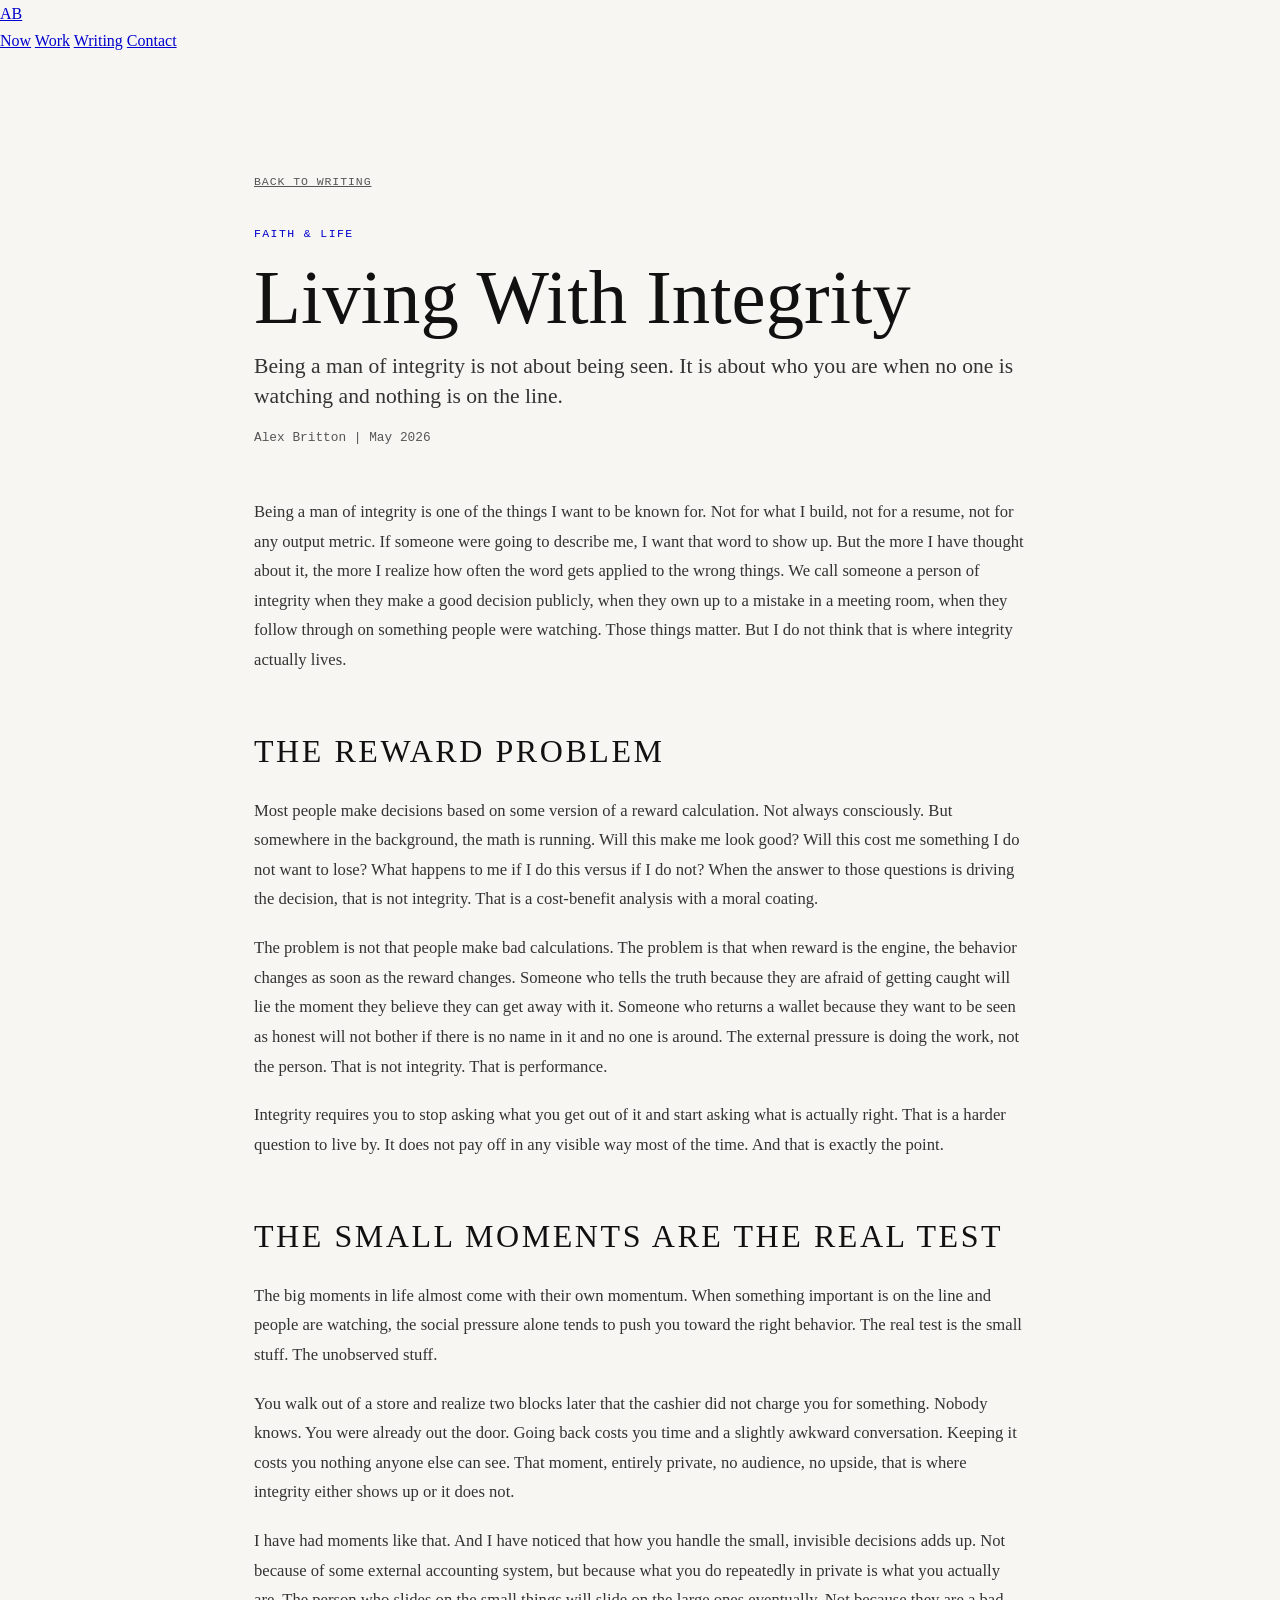
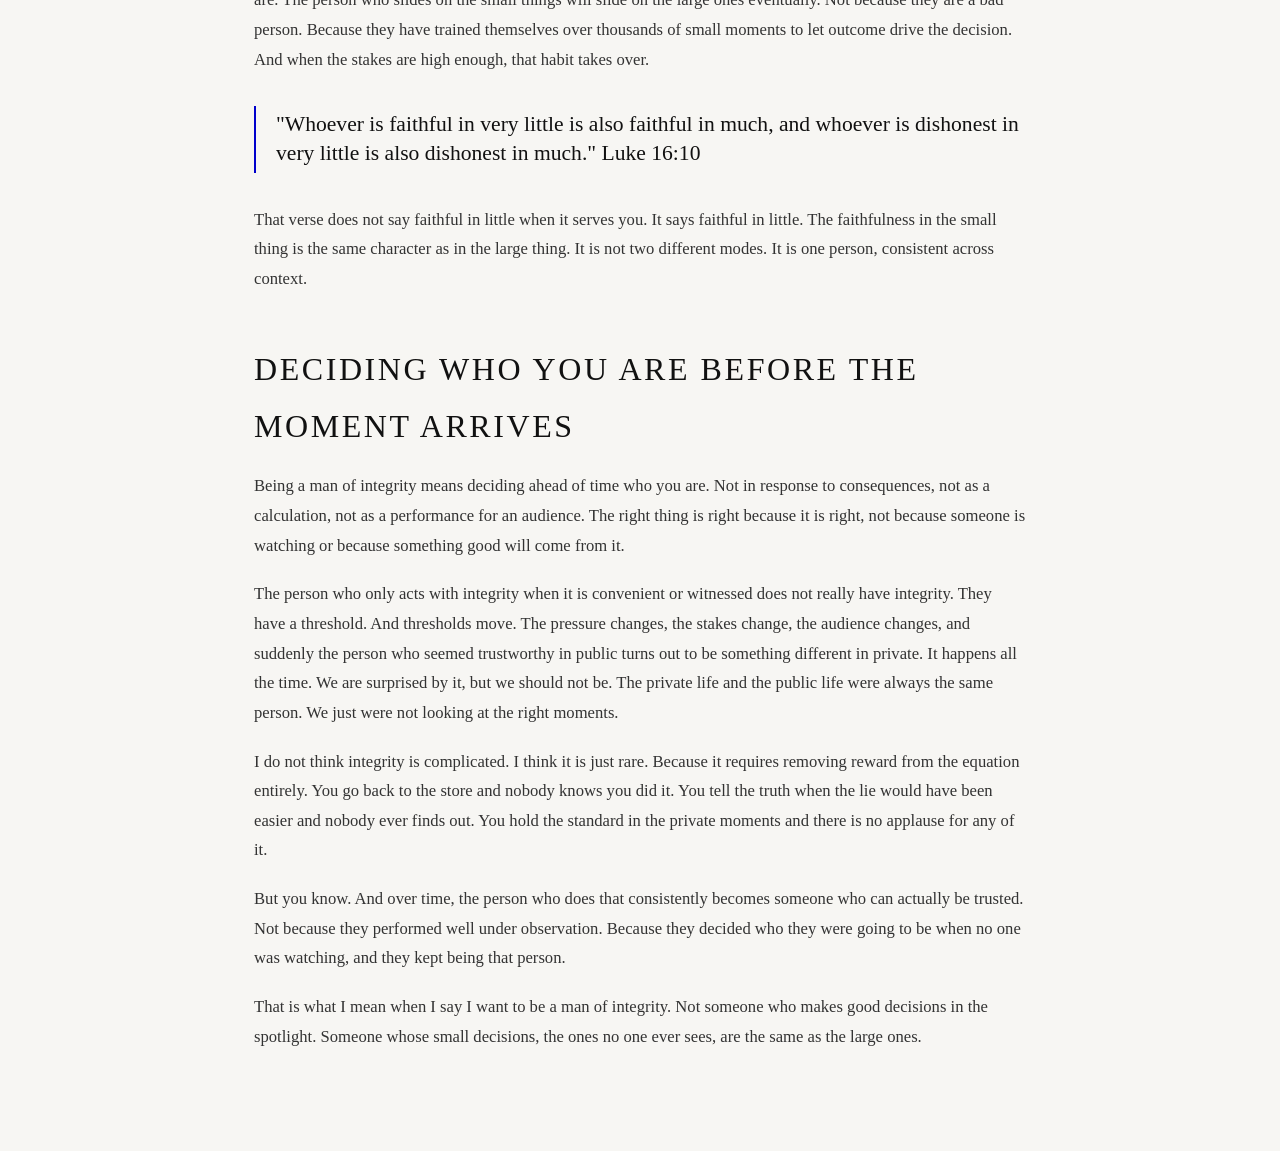
<file: content/articles/living-with-integrity.html>
<!DOCTYPE html>
<html lang="en">
<head>
    <meta charset="UTF-8">
    <meta name="viewport" content="width=device-width, initial-scale=1.0">
    <title>Living With Integrity | Alex Britton</title>
    <meta name="description" content="Being a man of integrity is not about being seen. It is about who you are when no one is watching and nothing is on the line.">
    <meta name="author" content="Alex Britton">
    <link rel="canonical" href="https://alexbbritton.com/content/articles/living-with-integrity.html">
    <meta property="og:type" content="article">
    <meta property="og:site_name" content="Alex Britton">
    <meta property="og:url" content="https://alexbbritton.com/content/articles/living-with-integrity.html">
    <meta property="og:title" content="Living With Integrity | Alex Britton">
    <meta property="og:description" content="Being a man of integrity is not about being seen. It is about who you are when no one is watching and nothing is on the line.">
    <meta property="og:image" content="https://alexbbritton.com/content/ab-logo.png">
    <meta property="article:author" content="https://alexbbritton.com/">
    <meta name="twitter:card" content="summary">
    <meta name="twitter:creator" content="@alexbbritton22">
    <script type="application/ld+json">
{
  "@context": "https://schema.org",
  "@type": "BlogPosting",
  "headline": "Living With Integrity",
  "description": "Being a man of integrity is not about being seen. It is about who you are when no one is watching and nothing is on the line.",
  "url": "https://alexbbritton.com/content/articles/living-with-integrity.html",
  "mainEntityOfPage": "https://alexbbritton.com/content/articles/living-with-integrity.html",
  "image": "https://alexbbritton.com/content/ab-logo.png",
  "articleSection": "Faith & Life",
  "author": {
    "@type": "Person",
    "@id": "https://alexbbritton.com/#person",
    "name": "Alex Britton",
    "url": "https://alexbbritton.com/",
    "worksFor": {
      "@id": "https://altrwork.com/#business",
      "name": "altr",
      "url": "https://altrwork.com/"
    }
  },
  "publisher": {
    "@id": "https://alexbbritton.com/#person"
  },
  "isPartOf": {
    "@id": "https://alexbbritton.com/#website"
  },
  "datePublished": "2026-05"
}
    </script>
    <link rel="icon" href="../../favicon.svg" type="image/svg+xml">
    <link rel="preconnect" href="https://fonts.googleapis.com">
    <link rel="preconnect" href="https://fonts.gstatic.com" crossorigin>
    <link href="https://fonts.googleapis.com/css2?family=Fraunces:ital,opsz,wght@0,9..144,200..700;1,9..144,200..700&family=Space+Mono:ital,wght@0,400;0,700&family=Outfit:wght@300;400;500;600&display=swap" rel="stylesheet">
    <link rel="stylesheet" href="../../styles.css">
    <style>
        body { background: var(--s0); }
        .article-shell { max-width: 820px; margin: 0 auto; padding: 7rem 1.5rem 5rem; }
        .article-back { display: inline-flex; margin-bottom: 2rem; font-family: var(--font-mono); font-size: 0.72rem; letter-spacing: 0.08em; text-transform: uppercase; color: var(--t2); }
        .article-back:hover { color: var(--accent); }
        .article-kicker { font-family: var(--font-mono); font-size: 0.72rem; letter-spacing: 0.12em; text-transform: uppercase; color: var(--accent); margin-bottom: 1rem; }
        .article-title { font-family: var(--font-display); font-size: clamp(2.3rem, 6vw, 4.8rem); font-weight: 400; line-height: 0.98; color: var(--t0); margin-bottom: 1rem; }
        .article-dek { font-family: var(--font-display); color: var(--t1); font-size: 1.35rem; line-height: 1.4; margin-bottom: 1rem; }
        .article-meta { font-family: var(--font-mono); font-size: 0.8rem; color: var(--t2); margin-bottom: 3rem; }
        .article-body { font-family: var(--font-body); color: var(--t1); font-size: 1.04rem; line-height: 1.78; }
        .article-body h2 { font-family: var(--font-display); font-size: clamp(1.45rem, 3vw, 2rem); font-weight: 400; color: var(--t0); margin: 3rem 0 1rem; }
        .article-body p { margin-bottom: 1.2rem; }
        .article-body ul { margin: 0 0 1.4rem 1.3rem; }
        .article-body li { margin-bottom: 0.45rem; }
        .article-body blockquote { border-left: 2px solid var(--accent); margin: 2rem 0; padding: 0.25rem 0 0.25rem 1.25rem; color: var(--t0); font-family: var(--font-display); font-size: 1.35rem; line-height: 1.35; }
        @media (max-width: 720px) { .article-shell { padding-top: 6rem; } .article-body { font-size: 1rem; } }
    </style>
</head>
<body>
    <header class="site-header">
        <nav class="header-nav">
            <a href="../../index.html" class="nav-logo">AB</a>
            <div class="nav-links">
                <a href="../../index.html#now" class="nav-link">Now</a>
                <a href="../../index.html#work" class="nav-link">Work</a>
                <a href="../../index.html#writing" class="nav-link">Writing</a>
                <a href="mailto:abritton2002@gmail.com" class="nav-link">Contact</a>
            </div>
        </nav>
    </header>

    <main class="article-shell">
        <a href="../../index.html#writing" class="article-back">Back to writing</a>
        <p class="article-kicker">Faith &amp; Life</p>
        <h1 class="article-title">Living With Integrity</h1>
        <p class="article-dek">Being a man of integrity is not about being seen. It is about who you are when no one is watching and nothing is on the line.</p>
        <p class="article-meta">Alex Britton | May 2026</p>

        <article class="article-body">
            <p>Being a man of integrity is one of the things I want to be known for. Not for what I build, not for a resume, not for any output metric. If someone were going to describe me, I want that word to show up. But the more I have thought about it, the more I realize how often the word gets applied to the wrong things. We call someone a person of integrity when they make a good decision publicly, when they own up to a mistake in a meeting room, when they follow through on something people were watching. Those things matter. But I do not think that is where integrity actually lives.</p>

            <h2>The Reward Problem</h2>

            <p>Most people make decisions based on some version of a reward calculation. Not always consciously. But somewhere in the background, the math is running. Will this make me look good? Will this cost me something I do not want to lose? What happens to me if I do this versus if I do not? When the answer to those questions is driving the decision, that is not integrity. That is a cost-benefit analysis with a moral coating.</p>

            <p>The problem is not that people make bad calculations. The problem is that when reward is the engine, the behavior changes as soon as the reward changes. Someone who tells the truth because they are afraid of getting caught will lie the moment they believe they can get away with it. Someone who returns a wallet because they want to be seen as honest will not bother if there is no name in it and no one is around. The external pressure is doing the work, not the person. That is not integrity. That is performance.</p>

            <p>Integrity requires you to stop asking what you get out of it and start asking what is actually right. That is a harder question to live by. It does not pay off in any visible way most of the time. And that is exactly the point.</p>

            <h2>The Small Moments Are the Real Test</h2>

            <p>The big moments in life almost come with their own momentum. When something important is on the line and people are watching, the social pressure alone tends to push you toward the right behavior. The real test is the small stuff. The unobserved stuff.</p>

            <p>You walk out of a store and realize two blocks later that the cashier did not charge you for something. Nobody knows. You were already out the door. Going back costs you time and a slightly awkward conversation. Keeping it costs you nothing anyone else can see. That moment, entirely private, no audience, no upside, that is where integrity either shows up or it does not.</p>

            <p>I have had moments like that. And I have noticed that how you handle the small, invisible decisions adds up. Not because of some external accounting system, but because what you do repeatedly in private is what you actually are. The person who slides on the small things will slide on the large ones eventually. Not because they are a bad person. Because they have trained themselves over thousands of small moments to let outcome drive the decision. And when the stakes are high enough, that habit takes over.</p>

            <blockquote>"Whoever is faithful in very little is also faithful in much, and whoever is dishonest in very little is also dishonest in much." Luke 16:10</blockquote>

            <p>That verse does not say faithful in little when it serves you. It says faithful in little. The faithfulness in the small thing is the same character as in the large thing. It is not two different modes. It is one person, consistent across context.</p>

            <h2>Deciding Who You Are Before the Moment Arrives</h2>

            <p>Being a man of integrity means deciding ahead of time who you are. Not in response to consequences, not as a calculation, not as a performance for an audience. The right thing is right because it is right, not because someone is watching or because something good will come from it.</p>

            <p>The person who only acts with integrity when it is convenient or witnessed does not really have integrity. They have a threshold. And thresholds move. The pressure changes, the stakes change, the audience changes, and suddenly the person who seemed trustworthy in public turns out to be something different in private. It happens all the time. We are surprised by it, but we should not be. The private life and the public life were always the same person. We just were not looking at the right moments.</p>

            <p>I do not think integrity is complicated. I think it is just rare. Because it requires removing reward from the equation entirely. You go back to the store and nobody knows you did it. You tell the truth when the lie would have been easier and nobody ever finds out. You hold the standard in the private moments and there is no applause for any of it.</p>

            <p>But you know. And over time, the person who does that consistently becomes someone who can actually be trusted. Not because they performed well under observation. Because they decided who they were going to be when no one was watching, and they kept being that person.</p>

            <p>That is what I mean when I say I want to be a man of integrity. Not someone who makes good decisions in the spotlight. Someone whose small decisions, the ones no one ever sees, are the same as the large ones.</p>
        </article>
    </main>
</body>
</html>
</file>
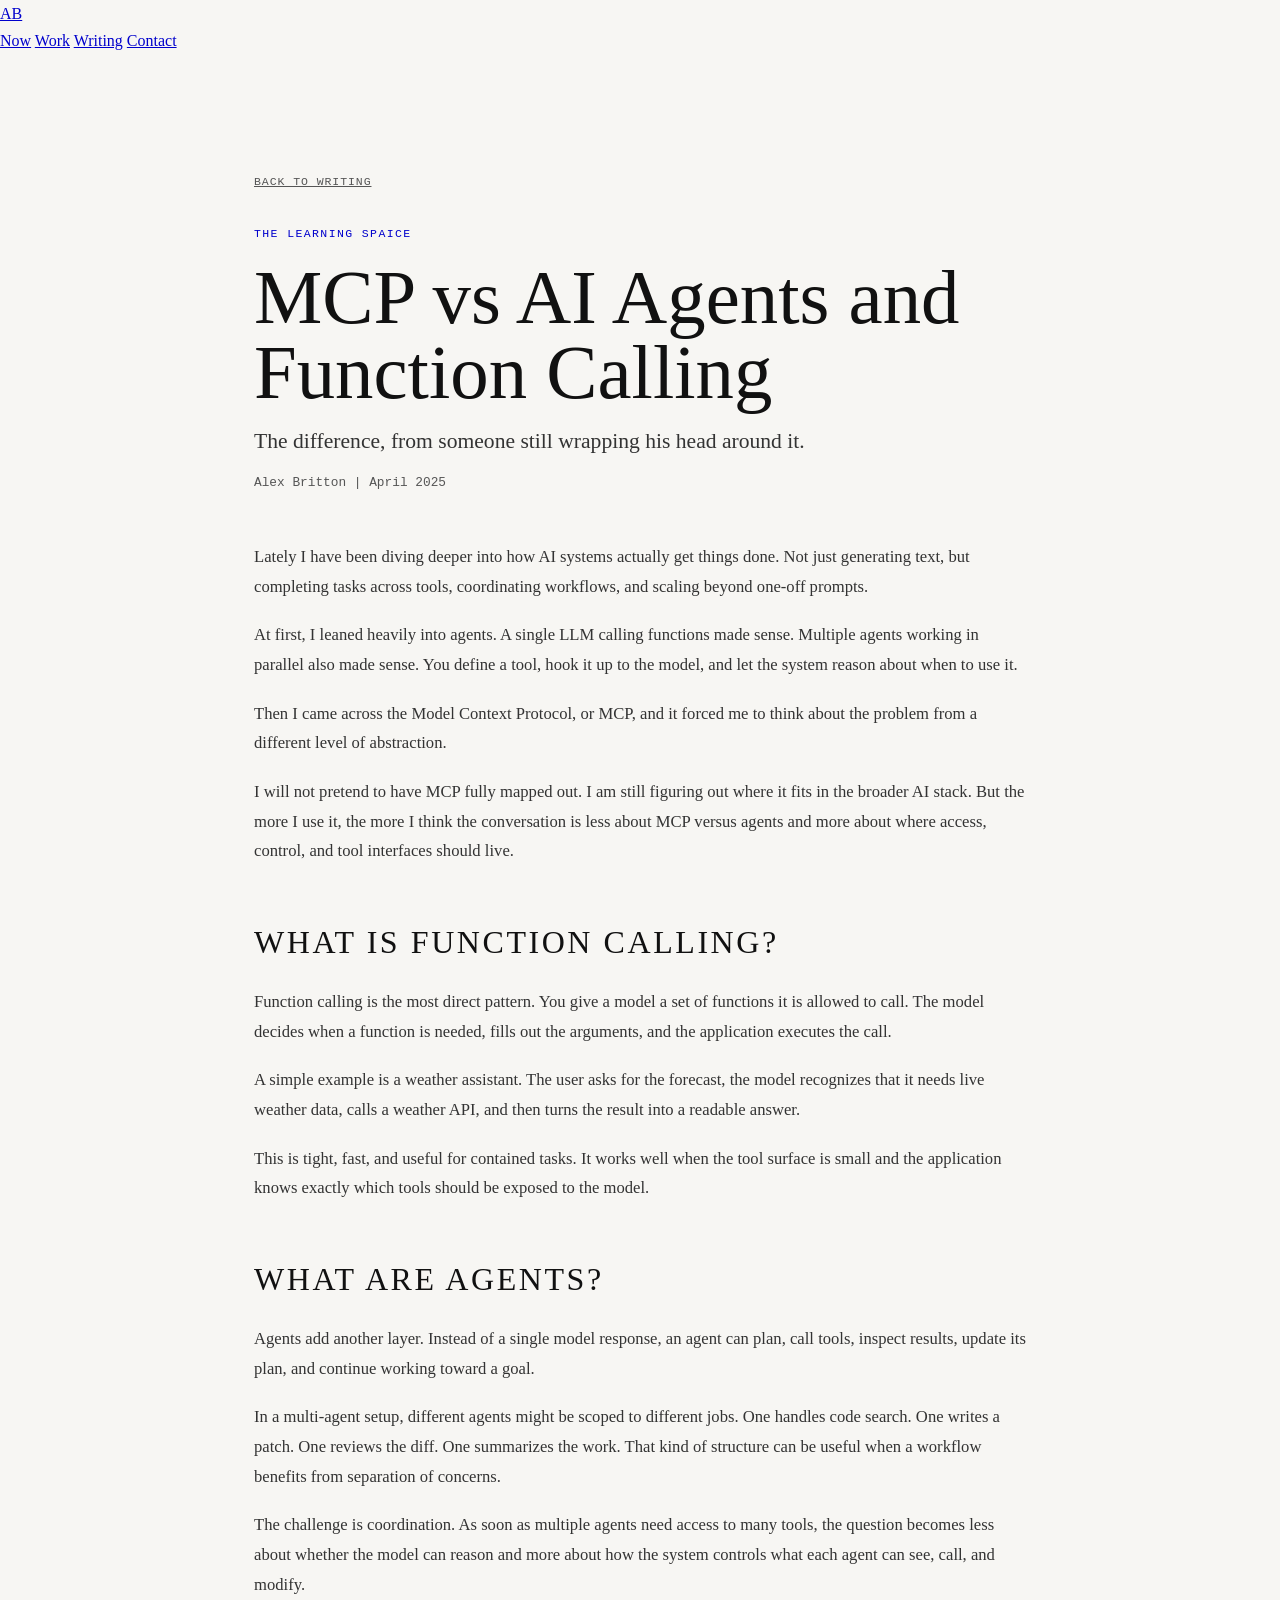
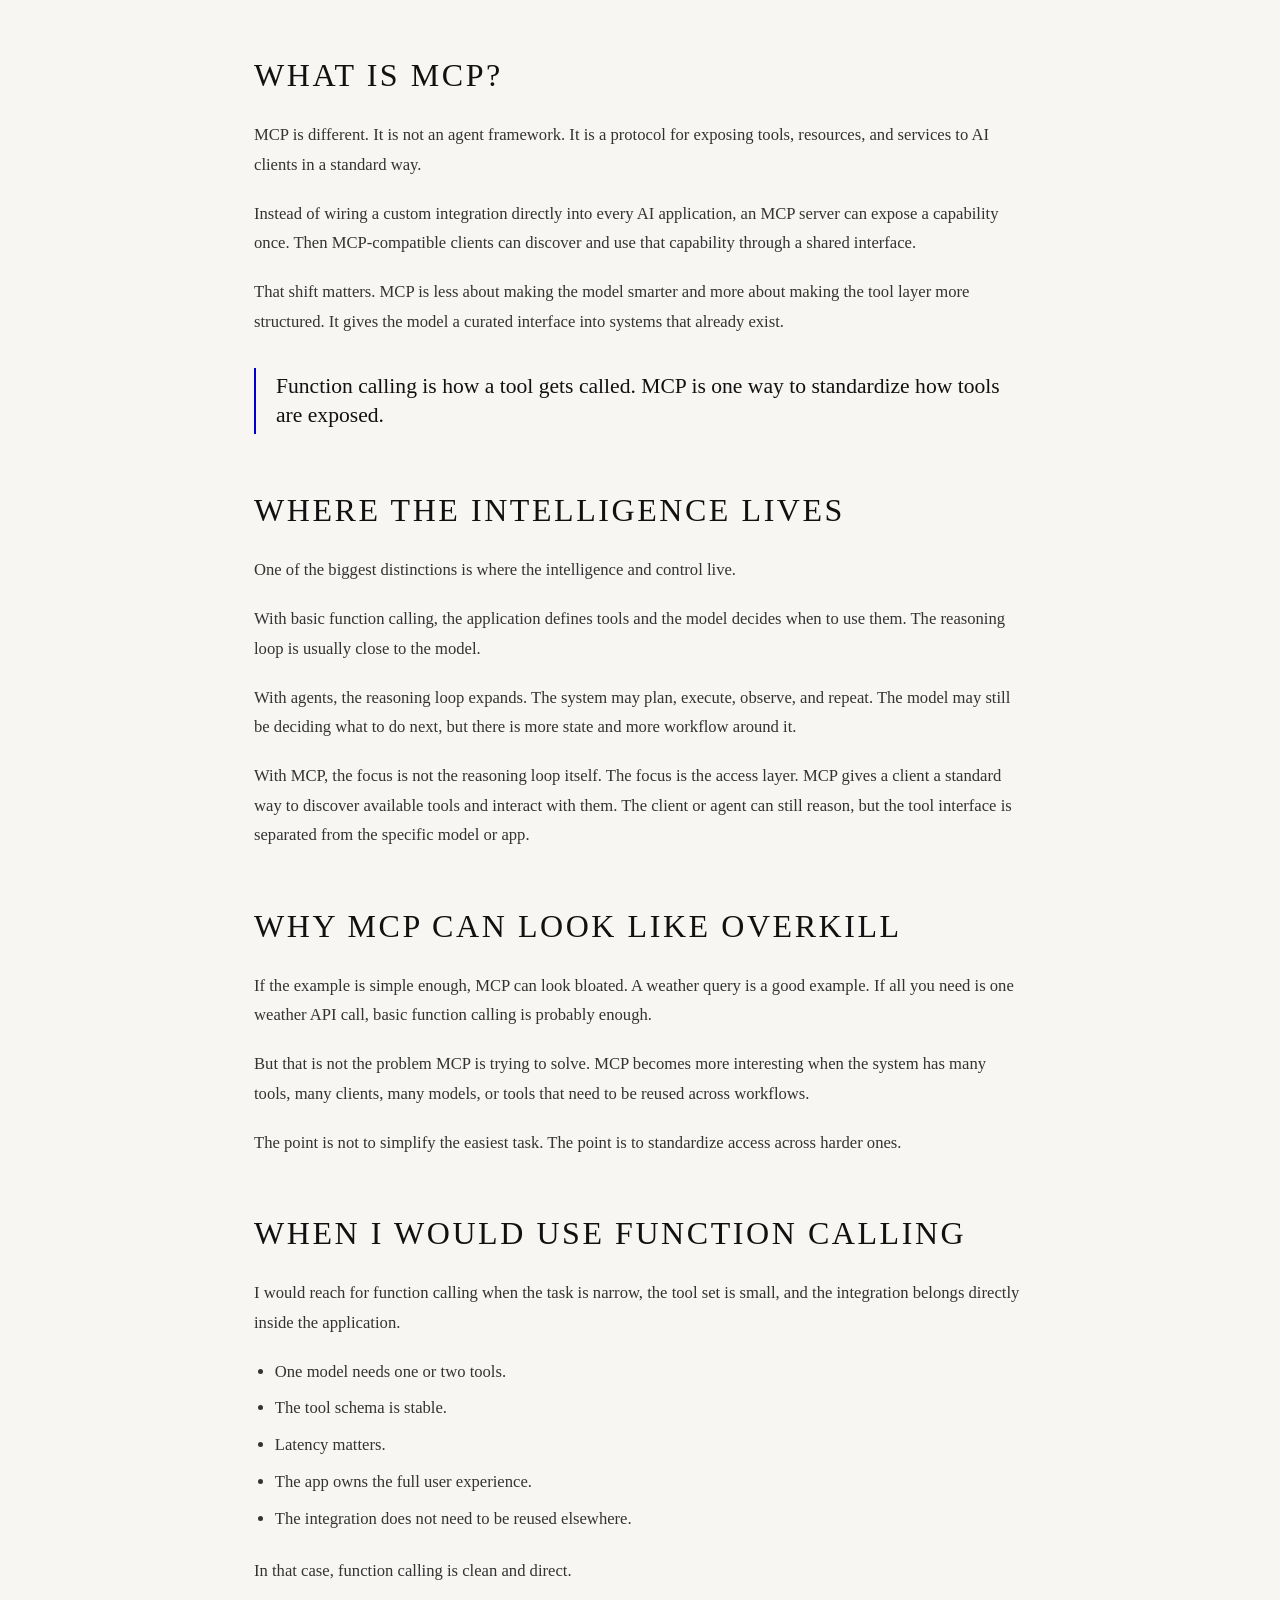
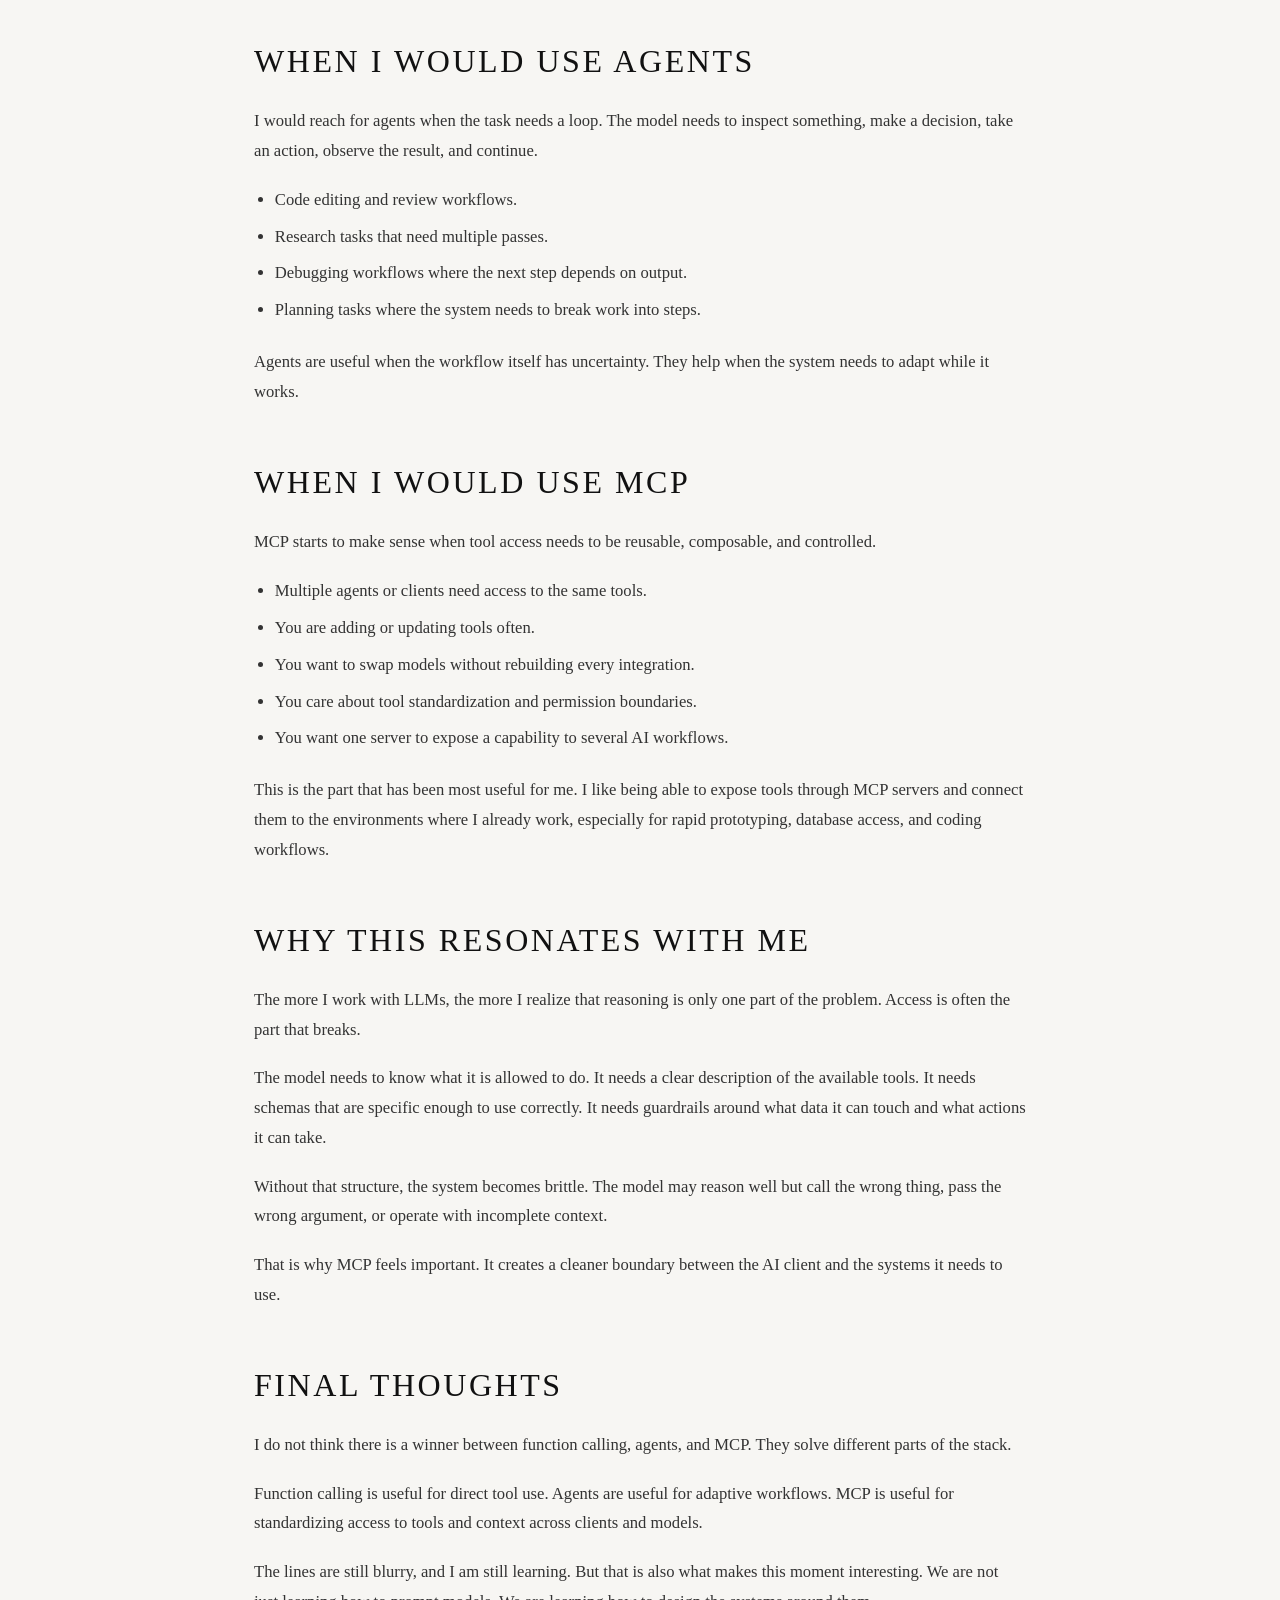
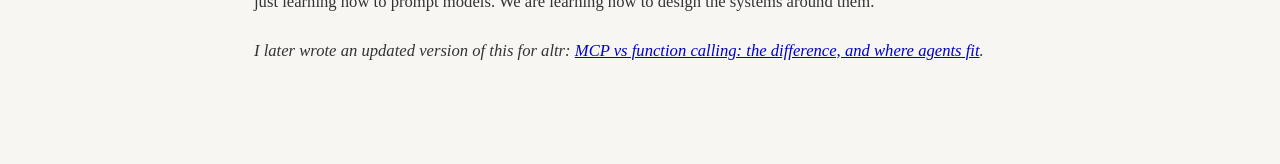
<file: content/articles/mcp-vs-agents-function-calling.html>
<!DOCTYPE html>
<html lang="en">
<head>
    <meta charset="UTF-8">
    <meta name="viewport" content="width=device-width, initial-scale=1.0">
    <title>MCP vs AI Agents and Function Calling | Alex Britton</title>
    <meta name="description" content="A practical explanation of how function calling, AI agents, and MCP fit together in modern AI systems.">
    <meta name="author" content="Alex Britton">
    <link rel="canonical" href="https://alexbbritton.com/content/articles/mcp-vs-agents-function-calling.html">
    <meta property="og:type" content="article">
    <meta property="og:site_name" content="Alex Britton">
    <meta property="og:url" content="https://alexbbritton.com/content/articles/mcp-vs-agents-function-calling.html">
    <meta property="og:title" content="MCP vs AI Agents and Function Calling | Alex Britton">
    <meta property="og:description" content="A practical explanation of how function calling, AI agents, and MCP fit together in modern AI systems.">
    <meta property="og:image" content="https://alexbbritton.com/content/ab-logo.png">
    <meta property="article:author" content="https://alexbbritton.com/">
    <meta name="twitter:card" content="summary">
    <meta name="twitter:creator" content="@alexbbritton22">
    <script type="application/ld+json">
{
  "@context": "https://schema.org",
  "@type": "BlogPosting",
  "headline": "MCP vs AI Agents and Function Calling",
  "description": "A practical explanation of how function calling, AI agents, and MCP fit together in modern AI systems.",
  "url": "https://alexbbritton.com/content/articles/mcp-vs-agents-function-calling.html",
  "mainEntityOfPage": "https://alexbbritton.com/content/articles/mcp-vs-agents-function-calling.html",
  "image": "https://alexbbritton.com/content/ab-logo.png",
  "articleSection": "The Learning SpAIce",
  "author": {
    "@type": "Person",
    "@id": "https://alexbbritton.com/#person",
    "name": "Alex Britton",
    "url": "https://alexbbritton.com/",
    "worksFor": {
      "@id": "https://altrwork.com/#business",
      "name": "altr",
      "url": "https://altrwork.com/"
    }
  },
  "publisher": {
    "@id": "https://alexbbritton.com/#person"
  },
  "isPartOf": {
    "@id": "https://alexbbritton.com/#website"
  },
  "datePublished": "2025-04"
}
    </script>
    <link rel="icon" href="../../favicon.svg" type="image/svg+xml">
    <link rel="preconnect" href="https://fonts.googleapis.com">
    <link rel="preconnect" href="https://fonts.gstatic.com" crossorigin>
    <link href="https://fonts.googleapis.com/css2?family=Fraunces:ital,opsz,wght@0,9..144,200..700;1,9..144,200..700&family=Space+Mono:ital,wght@0,400;0,700&family=Outfit:wght@300;400;500;600&display=swap" rel="stylesheet">
    <link rel="stylesheet" href="../../styles.css">
    <style>
        body { background: var(--s0); }
        .article-shell { max-width: 820px; margin: 0 auto; padding: 7rem 1.5rem 5rem; }
        .article-back { display: inline-flex; margin-bottom: 2rem; font-family: var(--font-mono); font-size: 0.72rem; letter-spacing: 0.08em; text-transform: uppercase; color: var(--t2); }
        .article-back:hover { color: var(--accent); }
        .article-kicker { font-family: var(--font-mono); font-size: 0.72rem; letter-spacing: 0.12em; text-transform: uppercase; color: var(--accent); margin-bottom: 1rem; }
        .article-title { font-family: var(--font-display); font-size: clamp(2.3rem, 6vw, 4.8rem); font-weight: 400; line-height: 0.98; color: var(--t0); margin-bottom: 1rem; }
        .article-dek { font-family: var(--font-display); color: var(--t1); font-size: 1.35rem; line-height: 1.4; margin-bottom: 1rem; }
        .article-meta { font-family: var(--font-mono); font-size: 0.8rem; color: var(--t2); margin-bottom: 3rem; }
        .article-body { font-family: var(--font-body); color: var(--t1); font-size: 1.04rem; line-height: 1.78; }
        .article-body h2 { font-family: var(--font-display); font-size: clamp(1.45rem, 3vw, 2rem); font-weight: 400; color: var(--t0); margin: 3rem 0 1rem; }
        .article-body p { margin-bottom: 1.2rem; }
        .article-body ul { margin: 0 0 1.4rem 1.3rem; }
        .article-body li { margin-bottom: 0.45rem; }
        .article-body blockquote { border-left: 2px solid var(--accent); margin: 2rem 0; padding: 0.25rem 0 0.25rem 1.25rem; color: var(--t0); font-family: var(--font-display); font-size: 1.35rem; line-height: 1.35; }
        @media (max-width: 720px) { .article-shell { padding-top: 6rem; } .article-body { font-size: 1rem; } }
    </style>
</head>
<body>
    <header class="site-header">
        <nav class="header-nav">
            <a href="../../index.html" class="nav-logo">AB</a>
            <div class="nav-links">
                <a href="../../index.html#now" class="nav-link">Now</a>
                <a href="../../index.html#work" class="nav-link">Work</a>
                <a href="../../index.html#writing" class="nav-link">Writing</a>
                <a href="mailto:abritton2002@gmail.com" class="nav-link">Contact</a>
            </div>
        </nav>
    </header>

    <main class="article-shell">
        <a href="../../index.html#writing" class="article-back">Back to writing</a>
        <p class="article-kicker">The Learning SpAIce</p>
        <h1 class="article-title">MCP vs AI Agents and Function Calling</h1>
        <p class="article-dek">The difference, from someone still wrapping his head around it.</p>
        <p class="article-meta">Alex Britton | April 2025</p>

        <article class="article-body">
            <p>Lately I have been diving deeper into how AI systems actually get things done. Not just generating text, but completing tasks across tools, coordinating workflows, and scaling beyond one-off prompts.</p>

            <p>At first, I leaned heavily into agents. A single LLM calling functions made sense. Multiple agents working in parallel also made sense. You define a tool, hook it up to the model, and let the system reason about when to use it.</p>

            <p>Then I came across the Model Context Protocol, or MCP, and it forced me to think about the problem from a different level of abstraction.</p>

            <p>I will not pretend to have MCP fully mapped out. I am still figuring out where it fits in the broader AI stack. But the more I use it, the more I think the conversation is less about MCP versus agents and more about where access, control, and tool interfaces should live.</p>

            <h2>What Is Function Calling?</h2>

            <p>Function calling is the most direct pattern. You give a model a set of functions it is allowed to call. The model decides when a function is needed, fills out the arguments, and the application executes the call.</p>

            <p>A simple example is a weather assistant. The user asks for the forecast, the model recognizes that it needs live weather data, calls a weather API, and then turns the result into a readable answer.</p>

            <p>This is tight, fast, and useful for contained tasks. It works well when the tool surface is small and the application knows exactly which tools should be exposed to the model.</p>

            <h2>What Are Agents?</h2>

            <p>Agents add another layer. Instead of a single model response, an agent can plan, call tools, inspect results, update its plan, and continue working toward a goal.</p>

            <p>In a multi-agent setup, different agents might be scoped to different jobs. One handles code search. One writes a patch. One reviews the diff. One summarizes the work. That kind of structure can be useful when a workflow benefits from separation of concerns.</p>

            <p>The challenge is coordination. As soon as multiple agents need access to many tools, the question becomes less about whether the model can reason and more about how the system controls what each agent can see, call, and modify.</p>

            <h2>What Is MCP?</h2>

            <p>MCP is different. It is not an agent framework. It is a protocol for exposing tools, resources, and services to AI clients in a standard way.</p>

            <p>Instead of wiring a custom integration directly into every AI application, an MCP server can expose a capability once. Then MCP-compatible clients can discover and use that capability through a shared interface.</p>

            <p>That shift matters. MCP is less about making the model smarter and more about making the tool layer more structured. It gives the model a curated interface into systems that already exist.</p>

            <blockquote>Function calling is how a tool gets called. MCP is one way to standardize how tools are exposed.</blockquote>

            <h2>Where The Intelligence Lives</h2>

            <p>One of the biggest distinctions is where the intelligence and control live.</p>

            <p>With basic function calling, the application defines tools and the model decides when to use them. The reasoning loop is usually close to the model.</p>

            <p>With agents, the reasoning loop expands. The system may plan, execute, observe, and repeat. The model may still be deciding what to do next, but there is more state and more workflow around it.</p>

            <p>With MCP, the focus is not the reasoning loop itself. The focus is the access layer. MCP gives a client a standard way to discover available tools and interact with them. The client or agent can still reason, but the tool interface is separated from the specific model or app.</p>

            <h2>Why MCP Can Look Like Overkill</h2>

            <p>If the example is simple enough, MCP can look bloated. A weather query is a good example. If all you need is one weather API call, basic function calling is probably enough.</p>

            <p>But that is not the problem MCP is trying to solve. MCP becomes more interesting when the system has many tools, many clients, many models, or tools that need to be reused across workflows.</p>

            <p>The point is not to simplify the easiest task. The point is to standardize access across harder ones.</p>

            <h2>When I Would Use Function Calling</h2>

            <p>I would reach for function calling when the task is narrow, the tool set is small, and the integration belongs directly inside the application.</p>

            <ul>
                <li>One model needs one or two tools.</li>
                <li>The tool schema is stable.</li>
                <li>Latency matters.</li>
                <li>The app owns the full user experience.</li>
                <li>The integration does not need to be reused elsewhere.</li>
            </ul>

            <p>In that case, function calling is clean and direct.</p>

            <h2>When I Would Use Agents</h2>

            <p>I would reach for agents when the task needs a loop. The model needs to inspect something, make a decision, take an action, observe the result, and continue.</p>

            <ul>
                <li>Code editing and review workflows.</li>
                <li>Research tasks that need multiple passes.</li>
                <li>Debugging workflows where the next step depends on output.</li>
                <li>Planning tasks where the system needs to break work into steps.</li>
            </ul>

            <p>Agents are useful when the workflow itself has uncertainty. They help when the system needs to adapt while it works.</p>

            <h2>When I Would Use MCP</h2>

            <p>MCP starts to make sense when tool access needs to be reusable, composable, and controlled.</p>

            <ul>
                <li>Multiple agents or clients need access to the same tools.</li>
                <li>You are adding or updating tools often.</li>
                <li>You want to swap models without rebuilding every integration.</li>
                <li>You care about tool standardization and permission boundaries.</li>
                <li>You want one server to expose a capability to several AI workflows.</li>
            </ul>

            <p>This is the part that has been most useful for me. I like being able to expose tools through MCP servers and connect them to the environments where I already work, especially for rapid prototyping, database access, and coding workflows.</p>

            <h2>Why This Resonates With Me</h2>

            <p>The more I work with LLMs, the more I realize that reasoning is only one part of the problem. Access is often the part that breaks.</p>

            <p>The model needs to know what it is allowed to do. It needs a clear description of the available tools. It needs schemas that are specific enough to use correctly. It needs guardrails around what data it can touch and what actions it can take.</p>

            <p>Without that structure, the system becomes brittle. The model may reason well but call the wrong thing, pass the wrong argument, or operate with incomplete context.</p>

            <p>That is why MCP feels important. It creates a cleaner boundary between the AI client and the systems it needs to use.</p>

            <h2>Final Thoughts</h2>

            <p>I do not think there is a winner between function calling, agents, and MCP. They solve different parts of the stack.</p>

            <p>Function calling is useful for direct tool use. Agents are useful for adaptive workflows. MCP is useful for standardizing access to tools and context across clients and models.</p>

            <p>The lines are still blurry, and I am still learning. But that is also what makes this moment interesting. We are not just learning how to prompt models. We are learning how to design the systems around them.</p>
            <p><em>I later wrote an updated version of this for altr: <a href="https://altrwork.com/mcp-agents-function-calling.html">MCP vs function calling: the difference, and where agents fit</a>.</em></p>

        </article>
    </main>
</body>
</html>
</file>
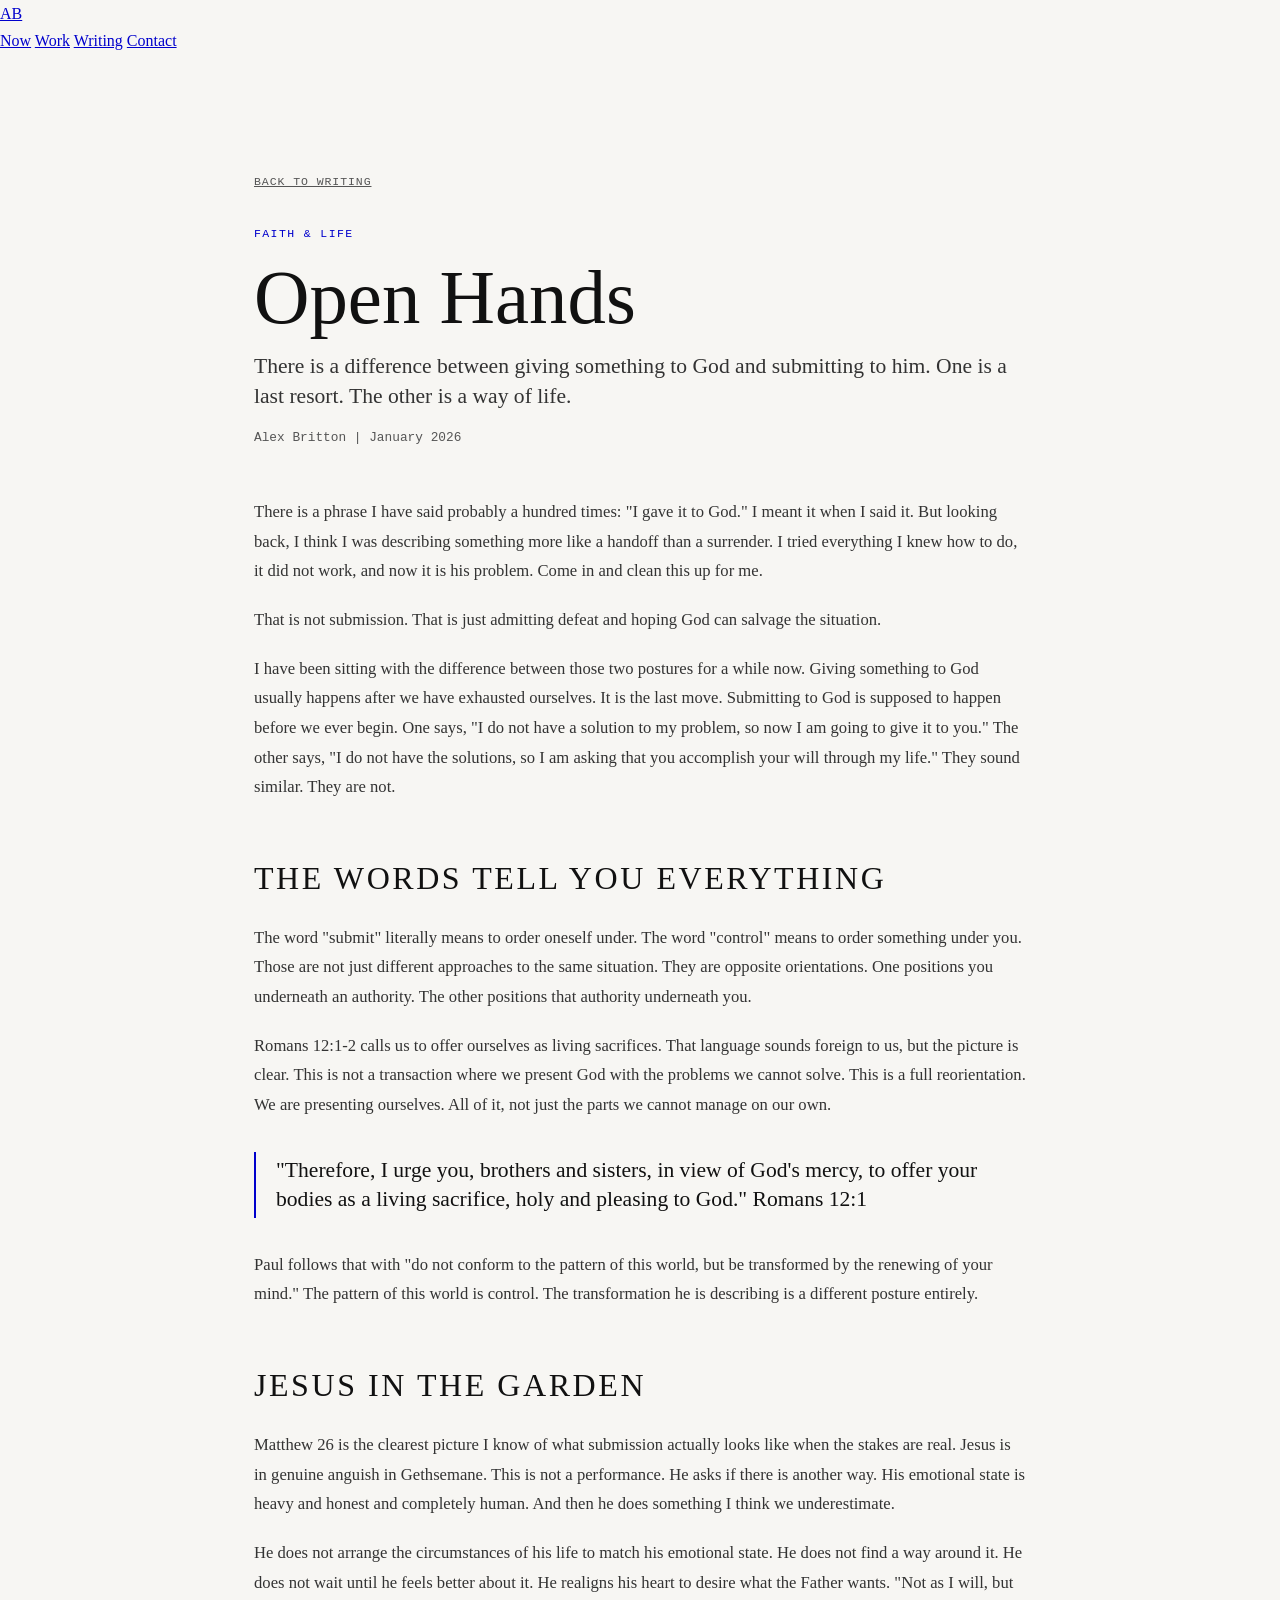
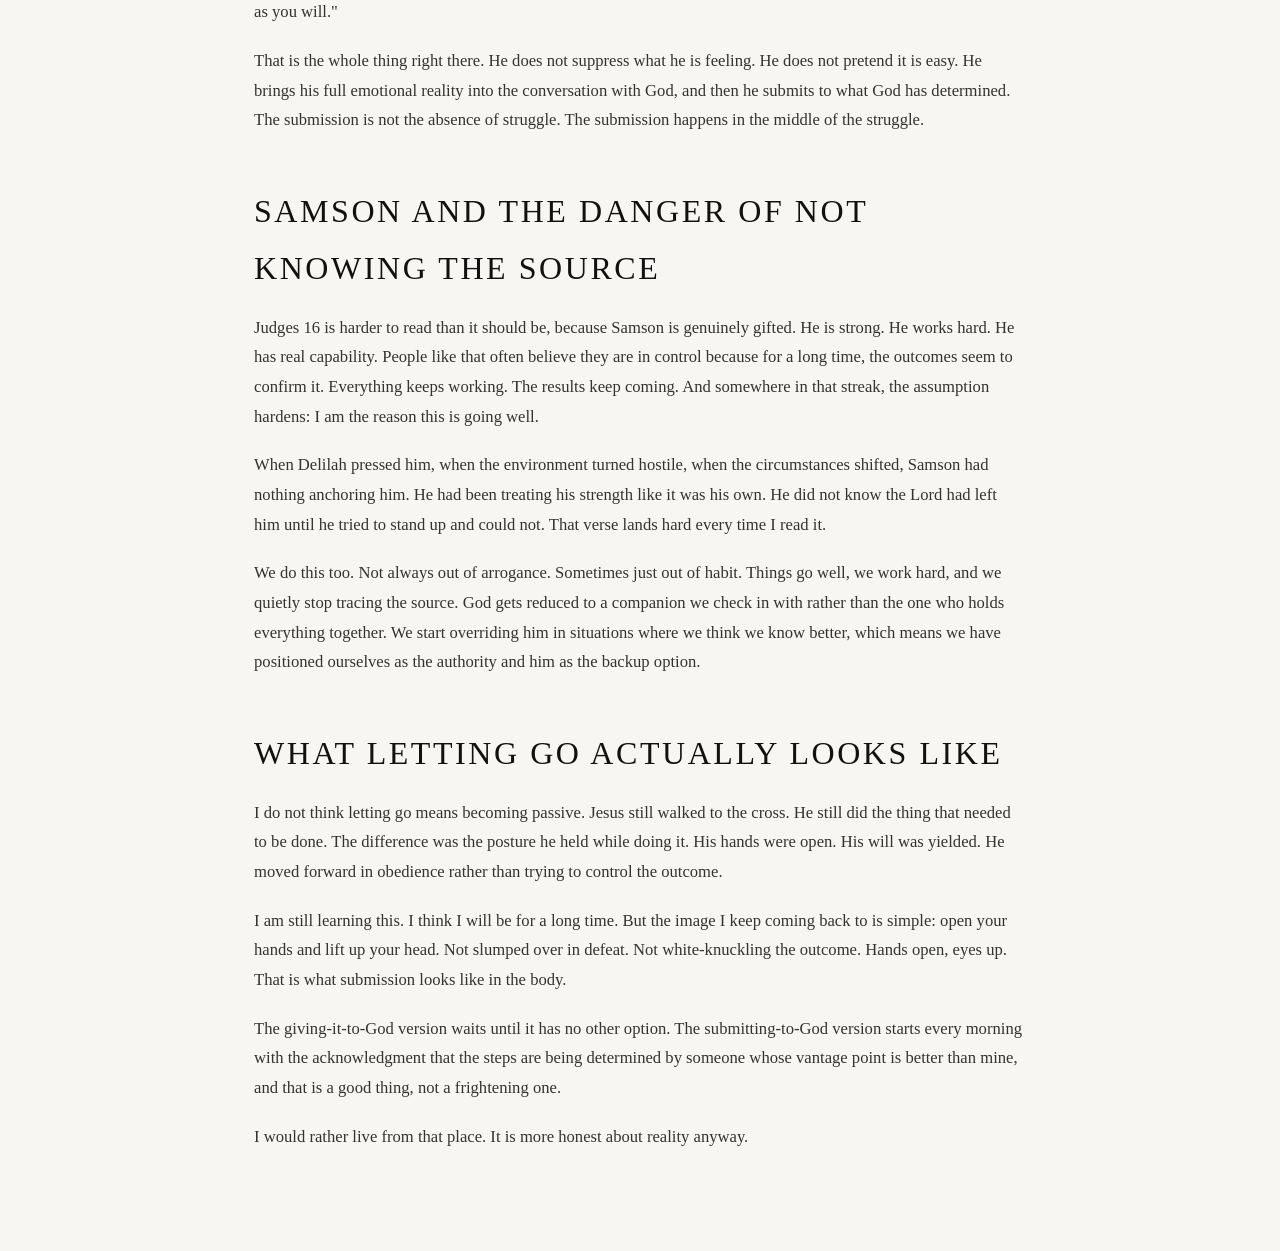
<file: content/articles/open-hands.html>
<!DOCTYPE html>
<html lang="en">
<head>
    <meta charset="UTF-8">
    <meta name="viewport" content="width=device-width, initial-scale=1.0">
    <title>Open Hands | Alex Britton</title>
    <meta name="description" content="There is a difference between giving something to God and submitting to him. One is a last resort. The other is a way of life.">
    <meta name="author" content="Alex Britton">
    <link rel="canonical" href="https://alexbbritton.com/content/articles/open-hands.html">
    <meta property="og:type" content="article">
    <meta property="og:site_name" content="Alex Britton">
    <meta property="og:url" content="https://alexbbritton.com/content/articles/open-hands.html">
    <meta property="og:title" content="Open Hands | Alex Britton">
    <meta property="og:description" content="There is a difference between giving something to God and submitting to him. One is a last resort. The other is a way of life.">
    <meta property="og:image" content="https://alexbbritton.com/content/ab-logo.png">
    <meta property="article:author" content="https://alexbbritton.com/">
    <meta name="twitter:card" content="summary">
    <meta name="twitter:creator" content="@alexbbritton22">
    <script type="application/ld+json">
{
  "@context": "https://schema.org",
  "@type": "BlogPosting",
  "headline": "Open Hands",
  "description": "There is a difference between giving something to God and submitting to him. One is a last resort. The other is a way of life.",
  "url": "https://alexbbritton.com/content/articles/open-hands.html",
  "mainEntityOfPage": "https://alexbbritton.com/content/articles/open-hands.html",
  "image": "https://alexbbritton.com/content/ab-logo.png",
  "articleSection": "Faith & Life",
  "author": {
    "@type": "Person",
    "@id": "https://alexbbritton.com/#person",
    "name": "Alex Britton",
    "url": "https://alexbbritton.com/",
    "worksFor": {
      "@id": "https://altrwork.com/#business",
      "name": "altr",
      "url": "https://altrwork.com/"
    }
  },
  "publisher": {
    "@id": "https://alexbbritton.com/#person"
  },
  "isPartOf": {
    "@id": "https://alexbbritton.com/#website"
  },
  "datePublished": "2026-01"
}
    </script>
    <link rel="icon" href="../../favicon.svg" type="image/svg+xml">
    <link rel="preconnect" href="https://fonts.googleapis.com">
    <link rel="preconnect" href="https://fonts.gstatic.com" crossorigin>
    <link href="https://fonts.googleapis.com/css2?family=Fraunces:ital,opsz,wght@0,9..144,200..700;1,9..144,200..700&family=Space+Mono:ital,wght@0,400;0,700&family=Outfit:wght@300;400;500;600&display=swap" rel="stylesheet">
    <link rel="stylesheet" href="../../styles.css">
    <style>
        body { background: var(--s0); }
        .article-shell { max-width: 820px; margin: 0 auto; padding: 7rem 1.5rem 5rem; }
        .article-back { display: inline-flex; margin-bottom: 2rem; font-family: var(--font-mono); font-size: 0.72rem; letter-spacing: 0.08em; text-transform: uppercase; color: var(--t2); }
        .article-back:hover { color: var(--accent); }
        .article-kicker { font-family: var(--font-mono); font-size: 0.72rem; letter-spacing: 0.12em; text-transform: uppercase; color: var(--accent); margin-bottom: 1rem; }
        .article-title { font-family: var(--font-display); font-size: clamp(2.3rem, 6vw, 4.8rem); font-weight: 400; line-height: 0.98; color: var(--t0); margin-bottom: 1rem; }
        .article-dek { font-family: var(--font-display); color: var(--t1); font-size: 1.35rem; line-height: 1.4; margin-bottom: 1rem; }
        .article-meta { font-family: var(--font-mono); font-size: 0.8rem; color: var(--t2); margin-bottom: 3rem; }
        .article-body { font-family: var(--font-body); color: var(--t1); font-size: 1.04rem; line-height: 1.78; }
        .article-body h2 { font-family: var(--font-display); font-size: clamp(1.45rem, 3vw, 2rem); font-weight: 400; color: var(--t0); margin: 3rem 0 1rem; }
        .article-body p { margin-bottom: 1.2rem; }
        .article-body ul { margin: 0 0 1.4rem 1.3rem; }
        .article-body li { margin-bottom: 0.45rem; }
        .article-body blockquote { border-left: 2px solid var(--accent); margin: 2rem 0; padding: 0.25rem 0 0.25rem 1.25rem; color: var(--t0); font-family: var(--font-display); font-size: 1.35rem; line-height: 1.35; }
        @media (max-width: 720px) { .article-shell { padding-top: 6rem; } .article-body { font-size: 1rem; } }
    </style>
</head>
<body>
    <header class="site-header">
        <nav class="header-nav">
            <a href="../../index.html" class="nav-logo">AB</a>
            <div class="nav-links">
                <a href="../../index.html#now" class="nav-link">Now</a>
                <a href="../../index.html#work" class="nav-link">Work</a>
                <a href="../../index.html#writing" class="nav-link">Writing</a>
                <a href="mailto:abritton2002@gmail.com" class="nav-link">Contact</a>
            </div>
        </nav>
    </header>

    <main class="article-shell">
        <a href="../../index.html#writing" class="article-back">Back to writing</a>
        <p class="article-kicker">Faith &amp; Life</p>
        <h1 class="article-title">Open Hands</h1>
        <p class="article-dek">There is a difference between giving something to God and submitting to him. One is a last resort. The other is a way of life.</p>
        <p class="article-meta">Alex Britton | January 2026</p>

        <article class="article-body">
            <p>There is a phrase I have said probably a hundred times: "I gave it to God." I meant it when I said it. But looking back, I think I was describing something more like a handoff than a surrender. I tried everything I knew how to do, it did not work, and now it is his problem. Come in and clean this up for me.</p>

            <p>That is not submission. That is just admitting defeat and hoping God can salvage the situation.</p>

            <p>I have been sitting with the difference between those two postures for a while now. Giving something to God usually happens after we have exhausted ourselves. It is the last move. Submitting to God is supposed to happen before we ever begin. One says, "I do not have a solution to my problem, so now I am going to give it to you." The other says, "I do not have the solutions, so I am asking that you accomplish your will through my life." They sound similar. They are not.</p>

            <h2>The Words Tell You Everything</h2>

            <p>The word "submit" literally means to order oneself under. The word "control" means to order something under you. Those are not just different approaches to the same situation. They are opposite orientations. One positions you underneath an authority. The other positions that authority underneath you.</p>

            <p>Romans 12:1-2 calls us to offer ourselves as living sacrifices. That language sounds foreign to us, but the picture is clear. This is not a transaction where we present God with the problems we cannot solve. This is a full reorientation. We are presenting ourselves. All of it, not just the parts we cannot manage on our own.</p>

            <blockquote>"Therefore, I urge you, brothers and sisters, in view of God's mercy, to offer your bodies as a living sacrifice, holy and pleasing to God." Romans 12:1</blockquote>

            <p>Paul follows that with "do not conform to the pattern of this world, but be transformed by the renewing of your mind." The pattern of this world is control. The transformation he is describing is a different posture entirely.</p>

            <h2>Jesus in the Garden</h2>

            <p>Matthew 26 is the clearest picture I know of what submission actually looks like when the stakes are real. Jesus is in genuine anguish in Gethsemane. This is not a performance. He asks if there is another way. His emotional state is heavy and honest and completely human. And then he does something I think we underestimate.</p>

            <p>He does not arrange the circumstances of his life to match his emotional state. He does not find a way around it. He does not wait until he feels better about it. He realigns his heart to desire what the Father wants. "Not as I will, but as you will."</p>

            <p>That is the whole thing right there. He does not suppress what he is feeling. He does not pretend it is easy. He brings his full emotional reality into the conversation with God, and then he submits to what God has determined. The submission is not the absence of struggle. The submission happens in the middle of the struggle.</p>

            <h2>Samson and the Danger of Not Knowing the Source</h2>

            <p>Judges 16 is harder to read than it should be, because Samson is genuinely gifted. He is strong. He works hard. He has real capability. People like that often believe they are in control because for a long time, the outcomes seem to confirm it. Everything keeps working. The results keep coming. And somewhere in that streak, the assumption hardens: I am the reason this is going well.</p>

            <p>When Delilah pressed him, when the environment turned hostile, when the circumstances shifted, Samson had nothing anchoring him. He had been treating his strength like it was his own. He did not know the Lord had left him until he tried to stand up and could not. That verse lands hard every time I read it.</p>

            <p>We do this too. Not always out of arrogance. Sometimes just out of habit. Things go well, we work hard, and we quietly stop tracing the source. God gets reduced to a companion we check in with rather than the one who holds everything together. We start overriding him in situations where we think we know better, which means we have positioned ourselves as the authority and him as the backup option.</p>

            <h2>What Letting Go Actually Looks Like</h2>

            <p>I do not think letting go means becoming passive. Jesus still walked to the cross. He still did the thing that needed to be done. The difference was the posture he held while doing it. His hands were open. His will was yielded. He moved forward in obedience rather than trying to control the outcome.</p>

            <p>I am still learning this. I think I will be for a long time. But the image I keep coming back to is simple: open your hands and lift up your head. Not slumped over in defeat. Not white-knuckling the outcome. Hands open, eyes up. That is what submission looks like in the body.</p>

            <p>The giving-it-to-God version waits until it has no other option. The submitting-to-God version starts every morning with the acknowledgment that the steps are being determined by someone whose vantage point is better than mine, and that is a good thing, not a frightening one.</p>

            <p>I would rather live from that place. It is more honest about reality anyway.</p>
        </article>
    </main>
</body>
</html>
</file>
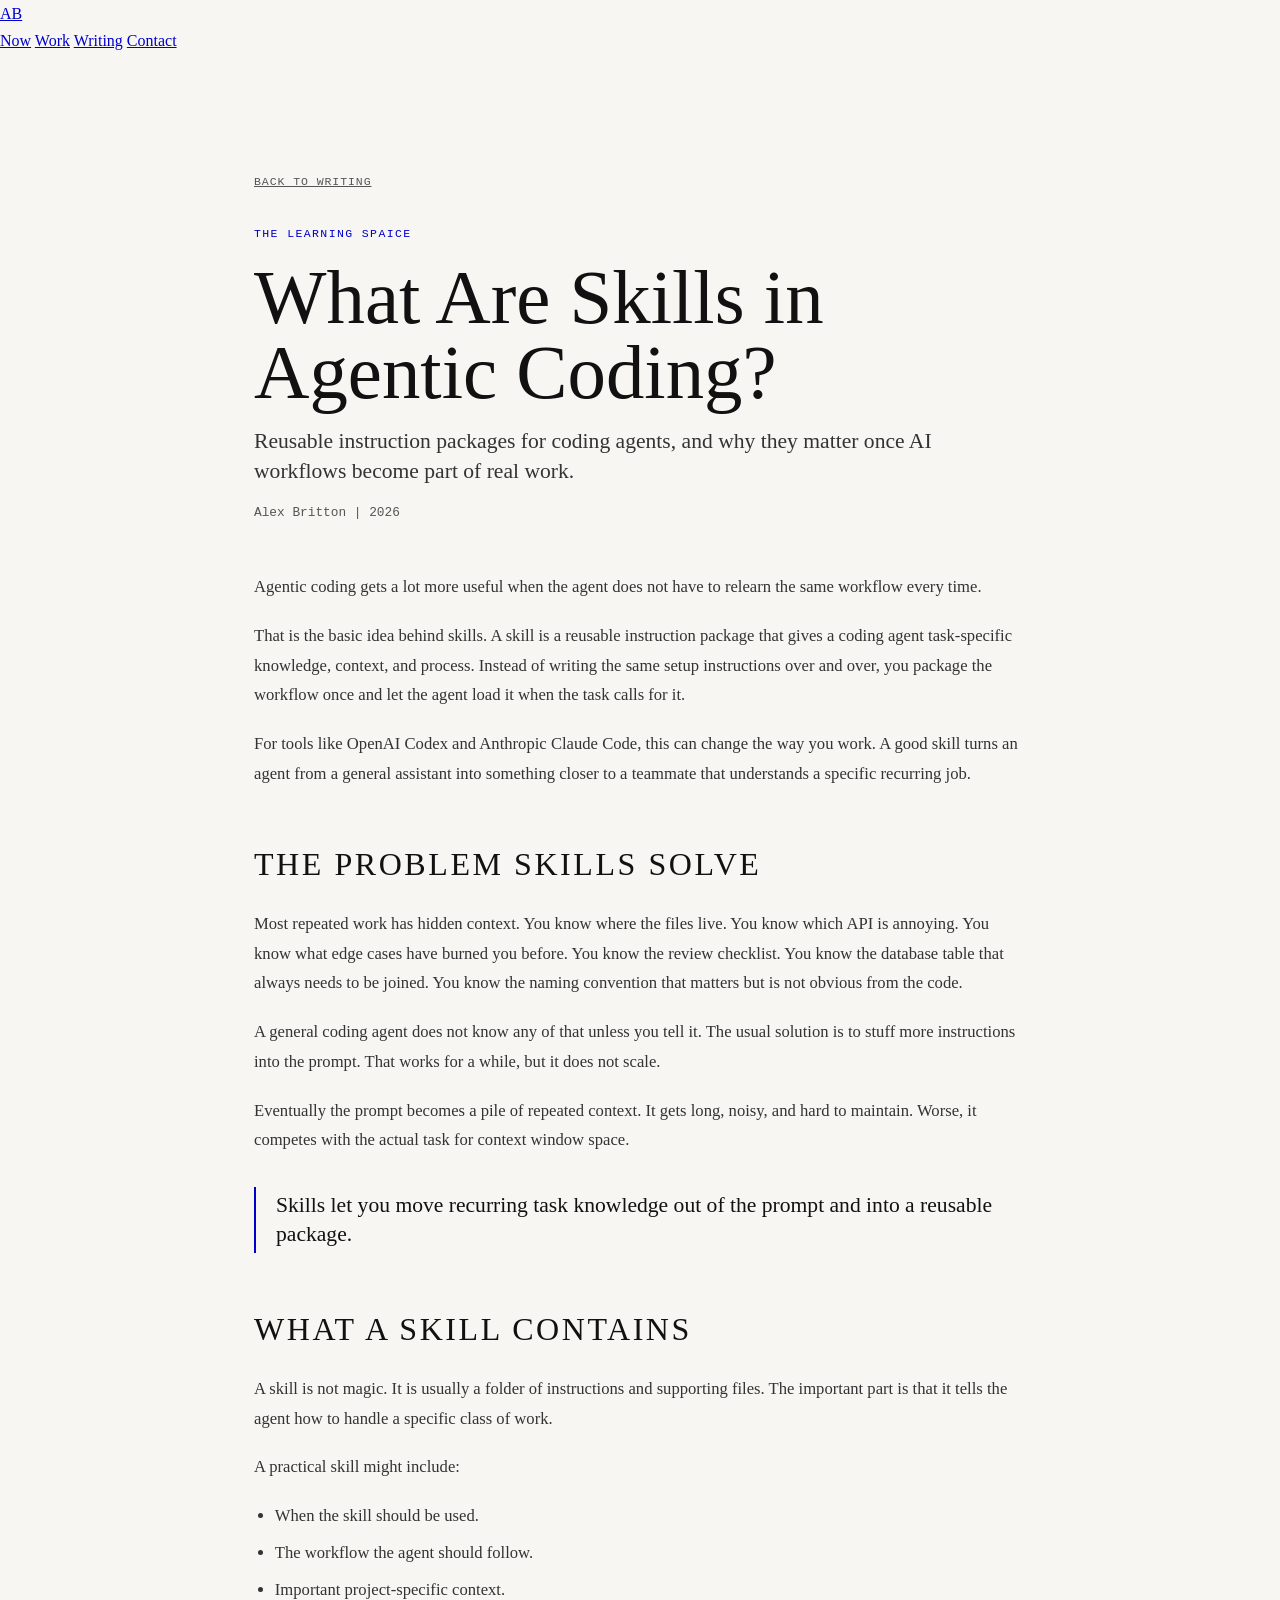
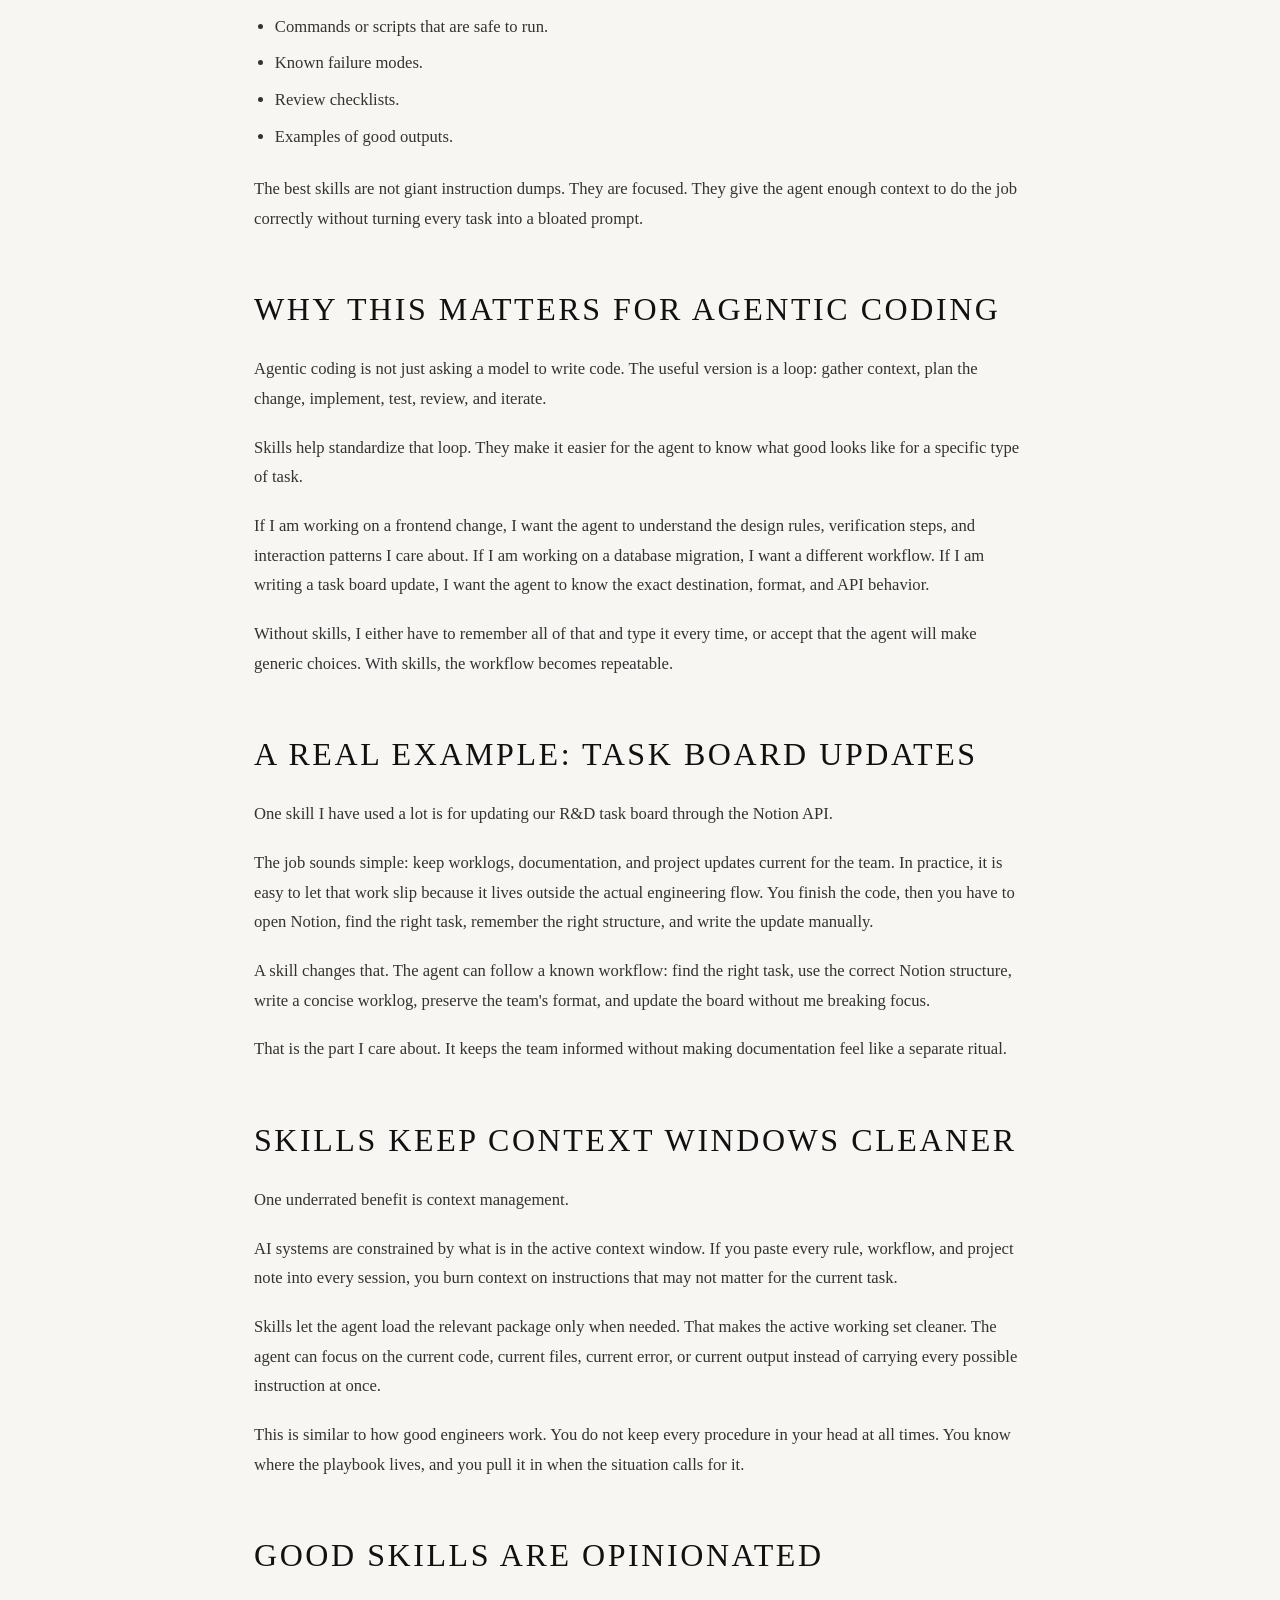
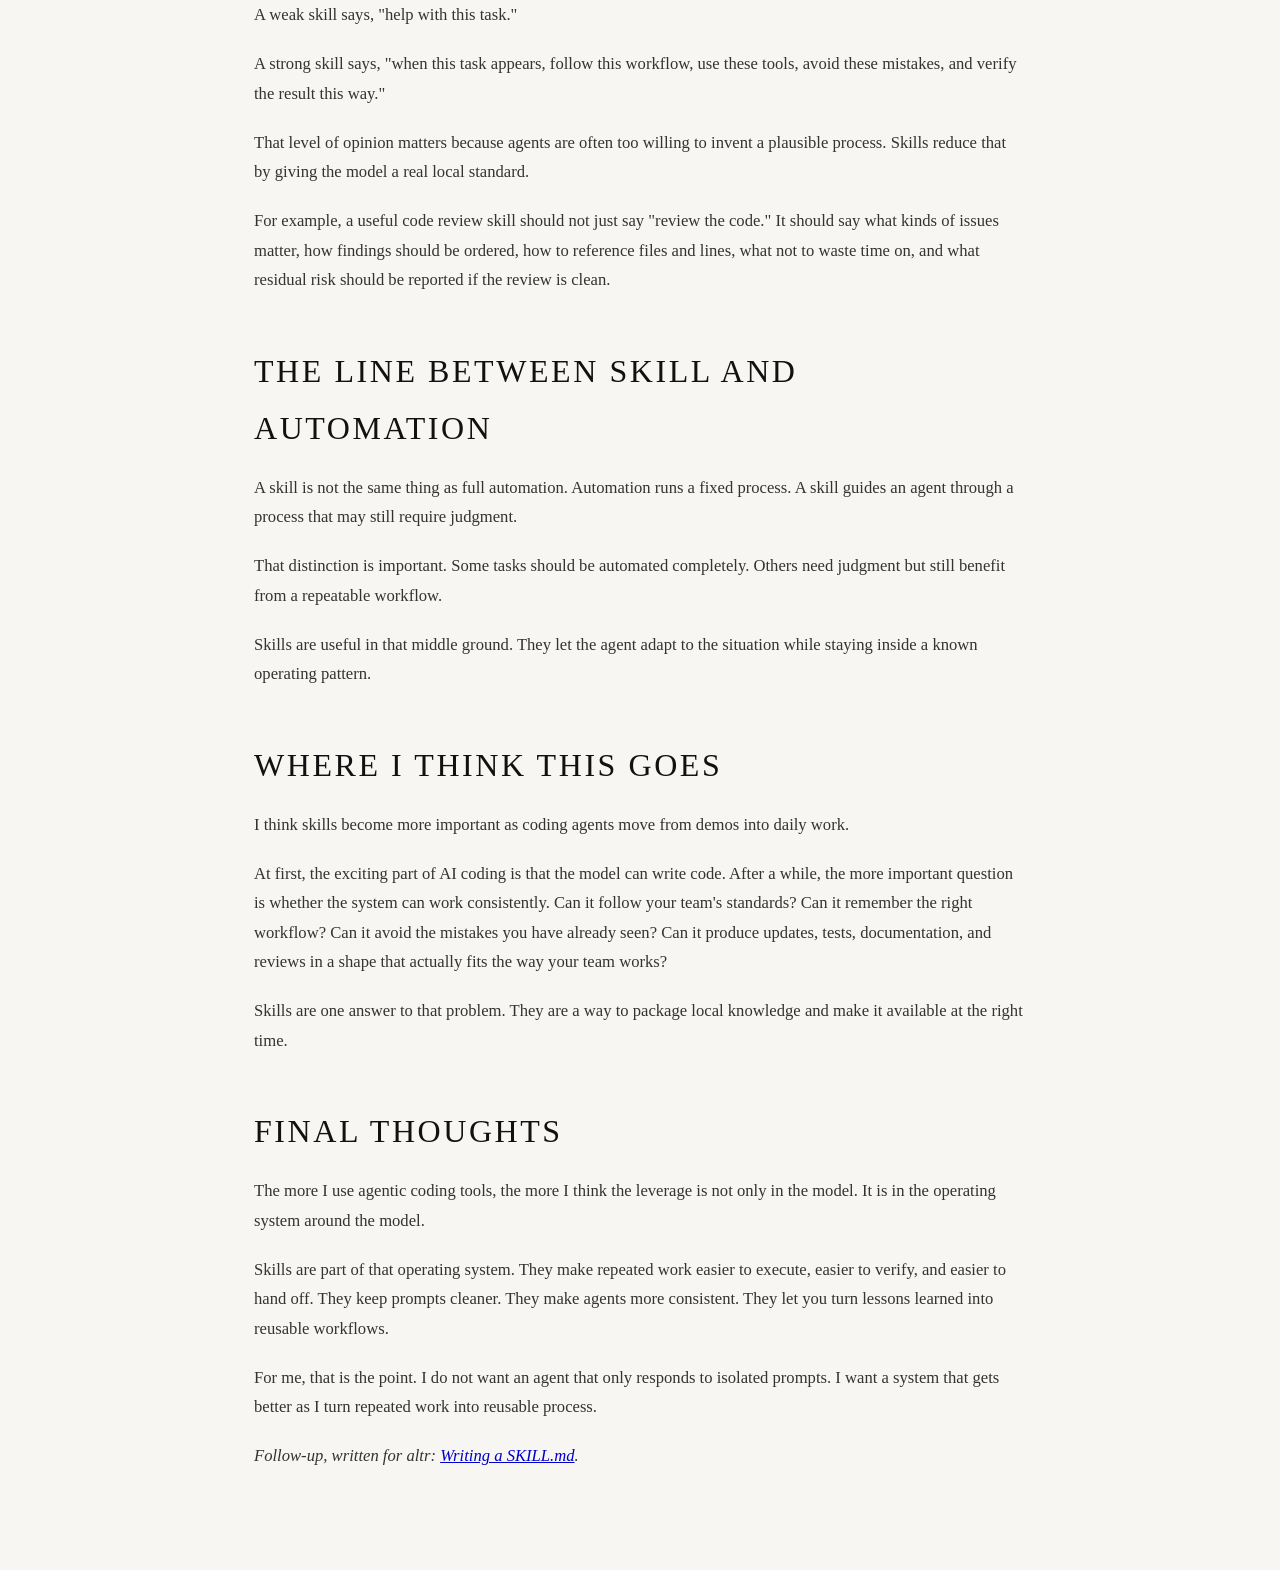
<file: content/articles/skills-in-agentic-coding.html>
<!DOCTYPE html>
<html lang="en">
<head>
    <meta charset="UTF-8">
    <meta name="viewport" content="width=device-width, initial-scale=1.0">
    <title>What Are Skills in Agentic Coding? | Alex Britton</title>
    <meta name="description" content="A practical explanation of skills as reusable instruction packages for coding agents like OpenAI Codex and Claude Code.">
    <meta name="author" content="Alex Britton">
    <link rel="canonical" href="https://alexbbritton.com/content/articles/skills-in-agentic-coding.html">
    <meta property="og:type" content="article">
    <meta property="og:site_name" content="Alex Britton">
    <meta property="og:url" content="https://alexbbritton.com/content/articles/skills-in-agentic-coding.html">
    <meta property="og:title" content="What Are Skills in Agentic Coding? | Alex Britton">
    <meta property="og:description" content="A practical explanation of skills as reusable instruction packages for coding agents like OpenAI Codex and Claude Code.">
    <meta property="og:image" content="https://alexbbritton.com/content/ab-logo.png">
    <meta property="article:author" content="https://alexbbritton.com/">
    <meta name="twitter:card" content="summary">
    <meta name="twitter:creator" content="@alexbbritton22">
    <script type="application/ld+json">
{
  "@context": "https://schema.org",
  "@type": "BlogPosting",
  "headline": "What Are Skills in Agentic Coding?",
  "description": "A practical explanation of skills as reusable instruction packages for coding agents like OpenAI Codex and Claude Code.",
  "url": "https://alexbbritton.com/content/articles/skills-in-agentic-coding.html",
  "mainEntityOfPage": "https://alexbbritton.com/content/articles/skills-in-agentic-coding.html",
  "image": "https://alexbbritton.com/content/ab-logo.png",
  "articleSection": "The Learning SpAIce",
  "author": {
    "@type": "Person",
    "@id": "https://alexbbritton.com/#person",
    "name": "Alex Britton",
    "url": "https://alexbbritton.com/",
    "worksFor": {
      "@id": "https://altrwork.com/#business",
      "name": "altr",
      "url": "https://altrwork.com/"
    }
  },
  "publisher": {
    "@id": "https://alexbbritton.com/#person"
  },
  "isPartOf": {
    "@id": "https://alexbbritton.com/#website"
  }
}
    </script>
    <link rel="icon" href="../../favicon.svg" type="image/svg+xml">
    <link rel="preconnect" href="https://fonts.googleapis.com">
    <link rel="preconnect" href="https://fonts.gstatic.com" crossorigin>
    <link href="https://fonts.googleapis.com/css2?family=Fraunces:ital,opsz,wght@0,9..144,200..700;1,9..144,200..700&family=Space+Mono:ital,wght@0,400;0,700&family=Outfit:wght@300;400;500;600&display=swap" rel="stylesheet">
    <link rel="stylesheet" href="../../styles.css">
    <style>
        body { background: var(--s0); }
        .article-shell { max-width: 820px; margin: 0 auto; padding: 7rem 1.5rem 5rem; }
        .article-back { display: inline-flex; margin-bottom: 2rem; font-family: var(--font-mono); font-size: 0.72rem; letter-spacing: 0.08em; text-transform: uppercase; color: var(--t2); }
        .article-back:hover { color: var(--accent); }
        .article-kicker { font-family: var(--font-mono); font-size: 0.72rem; letter-spacing: 0.12em; text-transform: uppercase; color: var(--accent); margin-bottom: 1rem; }
        .article-title { font-family: var(--font-display); font-size: clamp(2.3rem, 6vw, 4.8rem); font-weight: 400; line-height: 0.98; color: var(--t0); margin-bottom: 1rem; }
        .article-dek { font-family: var(--font-display); color: var(--t1); font-size: 1.35rem; line-height: 1.4; margin-bottom: 1rem; }
        .article-meta { font-family: var(--font-mono); font-size: 0.8rem; color: var(--t2); margin-bottom: 3rem; }
        .article-body { font-family: var(--font-body); color: var(--t1); font-size: 1.04rem; line-height: 1.78; }
        .article-body h2 { font-family: var(--font-display); font-size: clamp(1.45rem, 3vw, 2rem); font-weight: 400; color: var(--t0); margin: 3rem 0 1rem; }
        .article-body p { margin-bottom: 1.2rem; }
        .article-body ul { margin: 0 0 1.4rem 1.3rem; }
        .article-body li { margin-bottom: 0.45rem; }
        .article-body blockquote { border-left: 2px solid var(--accent); margin: 2rem 0; padding: 0.25rem 0 0.25rem 1.25rem; color: var(--t0); font-family: var(--font-display); font-size: 1.35rem; line-height: 1.35; }
        @media (max-width: 720px) { .article-shell { padding-top: 6rem; } .article-body { font-size: 1rem; } }
    </style>
</head>
<body>
    <header class="site-header">
        <nav class="header-nav">
            <a href="../../index.html" class="nav-logo">AB</a>
            <div class="nav-links">
                <a href="../../index.html#now" class="nav-link">Now</a>
                <a href="../../index.html#work" class="nav-link">Work</a>
                <a href="../../index.html#writing" class="nav-link">Writing</a>
                <a href="mailto:abritton2002@gmail.com" class="nav-link">Contact</a>
            </div>
        </nav>
    </header>

    <main class="article-shell">
        <a href="../../index.html#writing" class="article-back">Back to writing</a>
        <p class="article-kicker">The Learning SpAIce</p>
        <h1 class="article-title">What Are Skills in Agentic Coding?</h1>
        <p class="article-dek">Reusable instruction packages for coding agents, and why they matter once AI workflows become part of real work.</p>
        <p class="article-meta">Alex Britton | 2026</p>

        <article class="article-body">
            <p>Agentic coding gets a lot more useful when the agent does not have to relearn the same workflow every time.</p>

            <p>That is the basic idea behind skills. A skill is a reusable instruction package that gives a coding agent task-specific knowledge, context, and process. Instead of writing the same setup instructions over and over, you package the workflow once and let the agent load it when the task calls for it.</p>

            <p>For tools like OpenAI Codex and Anthropic Claude Code, this can change the way you work. A good skill turns an agent from a general assistant into something closer to a teammate that understands a specific recurring job.</p>

            <h2>The Problem Skills Solve</h2>

            <p>Most repeated work has hidden context. You know where the files live. You know which API is annoying. You know what edge cases have burned you before. You know the review checklist. You know the database table that always needs to be joined. You know the naming convention that matters but is not obvious from the code.</p>

            <p>A general coding agent does not know any of that unless you tell it. The usual solution is to stuff more instructions into the prompt. That works for a while, but it does not scale.</p>

            <p>Eventually the prompt becomes a pile of repeated context. It gets long, noisy, and hard to maintain. Worse, it competes with the actual task for context window space.</p>

            <blockquote>Skills let you move recurring task knowledge out of the prompt and into a reusable package.</blockquote>

            <h2>What A Skill Contains</h2>

            <p>A skill is not magic. It is usually a folder of instructions and supporting files. The important part is that it tells the agent how to handle a specific class of work.</p>

            <p>A practical skill might include:</p>

            <ul>
                <li>When the skill should be used.</li>
                <li>The workflow the agent should follow.</li>
                <li>Important project-specific context.</li>
                <li>Commands or scripts that are safe to run.</li>
                <li>Known failure modes.</li>
                <li>Review checklists.</li>
                <li>Examples of good outputs.</li>
            </ul>

            <p>The best skills are not giant instruction dumps. They are focused. They give the agent enough context to do the job correctly without turning every task into a bloated prompt.</p>

            <h2>Why This Matters For Agentic Coding</h2>

            <p>Agentic coding is not just asking a model to write code. The useful version is a loop: gather context, plan the change, implement, test, review, and iterate.</p>

            <p>Skills help standardize that loop. They make it easier for the agent to know what good looks like for a specific type of task.</p>

            <p>If I am working on a frontend change, I want the agent to understand the design rules, verification steps, and interaction patterns I care about. If I am working on a database migration, I want a different workflow. If I am writing a task board update, I want the agent to know the exact destination, format, and API behavior.</p>

            <p>Without skills, I either have to remember all of that and type it every time, or accept that the agent will make generic choices. With skills, the workflow becomes repeatable.</p>

            <h2>A Real Example: Task Board Updates</h2>

            <p>One skill I have used a lot is for updating our R&amp;D task board through the Notion API.</p>

            <p>The job sounds simple: keep worklogs, documentation, and project updates current for the team. In practice, it is easy to let that work slip because it lives outside the actual engineering flow. You finish the code, then you have to open Notion, find the right task, remember the right structure, and write the update manually.</p>

            <p>A skill changes that. The agent can follow a known workflow: find the right task, use the correct Notion structure, write a concise worklog, preserve the team's format, and update the board without me breaking focus.</p>

            <p>That is the part I care about. It keeps the team informed without making documentation feel like a separate ritual.</p>

            <h2>Skills Keep Context Windows Cleaner</h2>

            <p>One underrated benefit is context management.</p>

            <p>AI systems are constrained by what is in the active context window. If you paste every rule, workflow, and project note into every session, you burn context on instructions that may not matter for the current task.</p>

            <p>Skills let the agent load the relevant package only when needed. That makes the active working set cleaner. The agent can focus on the current code, current files, current error, or current output instead of carrying every possible instruction at once.</p>

            <p>This is similar to how good engineers work. You do not keep every procedure in your head at all times. You know where the playbook lives, and you pull it in when the situation calls for it.</p>

            <h2>Good Skills Are Opinionated</h2>

            <p>A weak skill says, "help with this task."</p>

            <p>A strong skill says, "when this task appears, follow this workflow, use these tools, avoid these mistakes, and verify the result this way."</p>

            <p>That level of opinion matters because agents are often too willing to invent a plausible process. Skills reduce that by giving the model a real local standard.</p>

            <p>For example, a useful code review skill should not just say "review the code." It should say what kinds of issues matter, how findings should be ordered, how to reference files and lines, what not to waste time on, and what residual risk should be reported if the review is clean.</p>

            <h2>The Line Between Skill And Automation</h2>

            <p>A skill is not the same thing as full automation. Automation runs a fixed process. A skill guides an agent through a process that may still require judgment.</p>

            <p>That distinction is important. Some tasks should be automated completely. Others need judgment but still benefit from a repeatable workflow.</p>

            <p>Skills are useful in that middle ground. They let the agent adapt to the situation while staying inside a known operating pattern.</p>

            <h2>Where I Think This Goes</h2>

            <p>I think skills become more important as coding agents move from demos into daily work.</p>

            <p>At first, the exciting part of AI coding is that the model can write code. After a while, the more important question is whether the system can work consistently. Can it follow your team's standards? Can it remember the right workflow? Can it avoid the mistakes you have already seen? Can it produce updates, tests, documentation, and reviews in a shape that actually fits the way your team works?</p>

            <p>Skills are one answer to that problem. They are a way to package local knowledge and make it available at the right time.</p>

            <h2>Final Thoughts</h2>

            <p>The more I use agentic coding tools, the more I think the leverage is not only in the model. It is in the operating system around the model.</p>

            <p>Skills are part of that operating system. They make repeated work easier to execute, easier to verify, and easier to hand off. They keep prompts cleaner. They make agents more consistent. They let you turn lessons learned into reusable workflows.</p>

            <p>For me, that is the point. I do not want an agent that only responds to isolated prompts. I want a system that gets better as I turn repeated work into reusable process.</p>
            <p><em>Follow-up, written for altr: <a href="https://altrwork.com/writing-a-skill-md.html">Writing a SKILL.md</a>.</em></p>

        </article>
    </main>
</body>
</html>
</file>
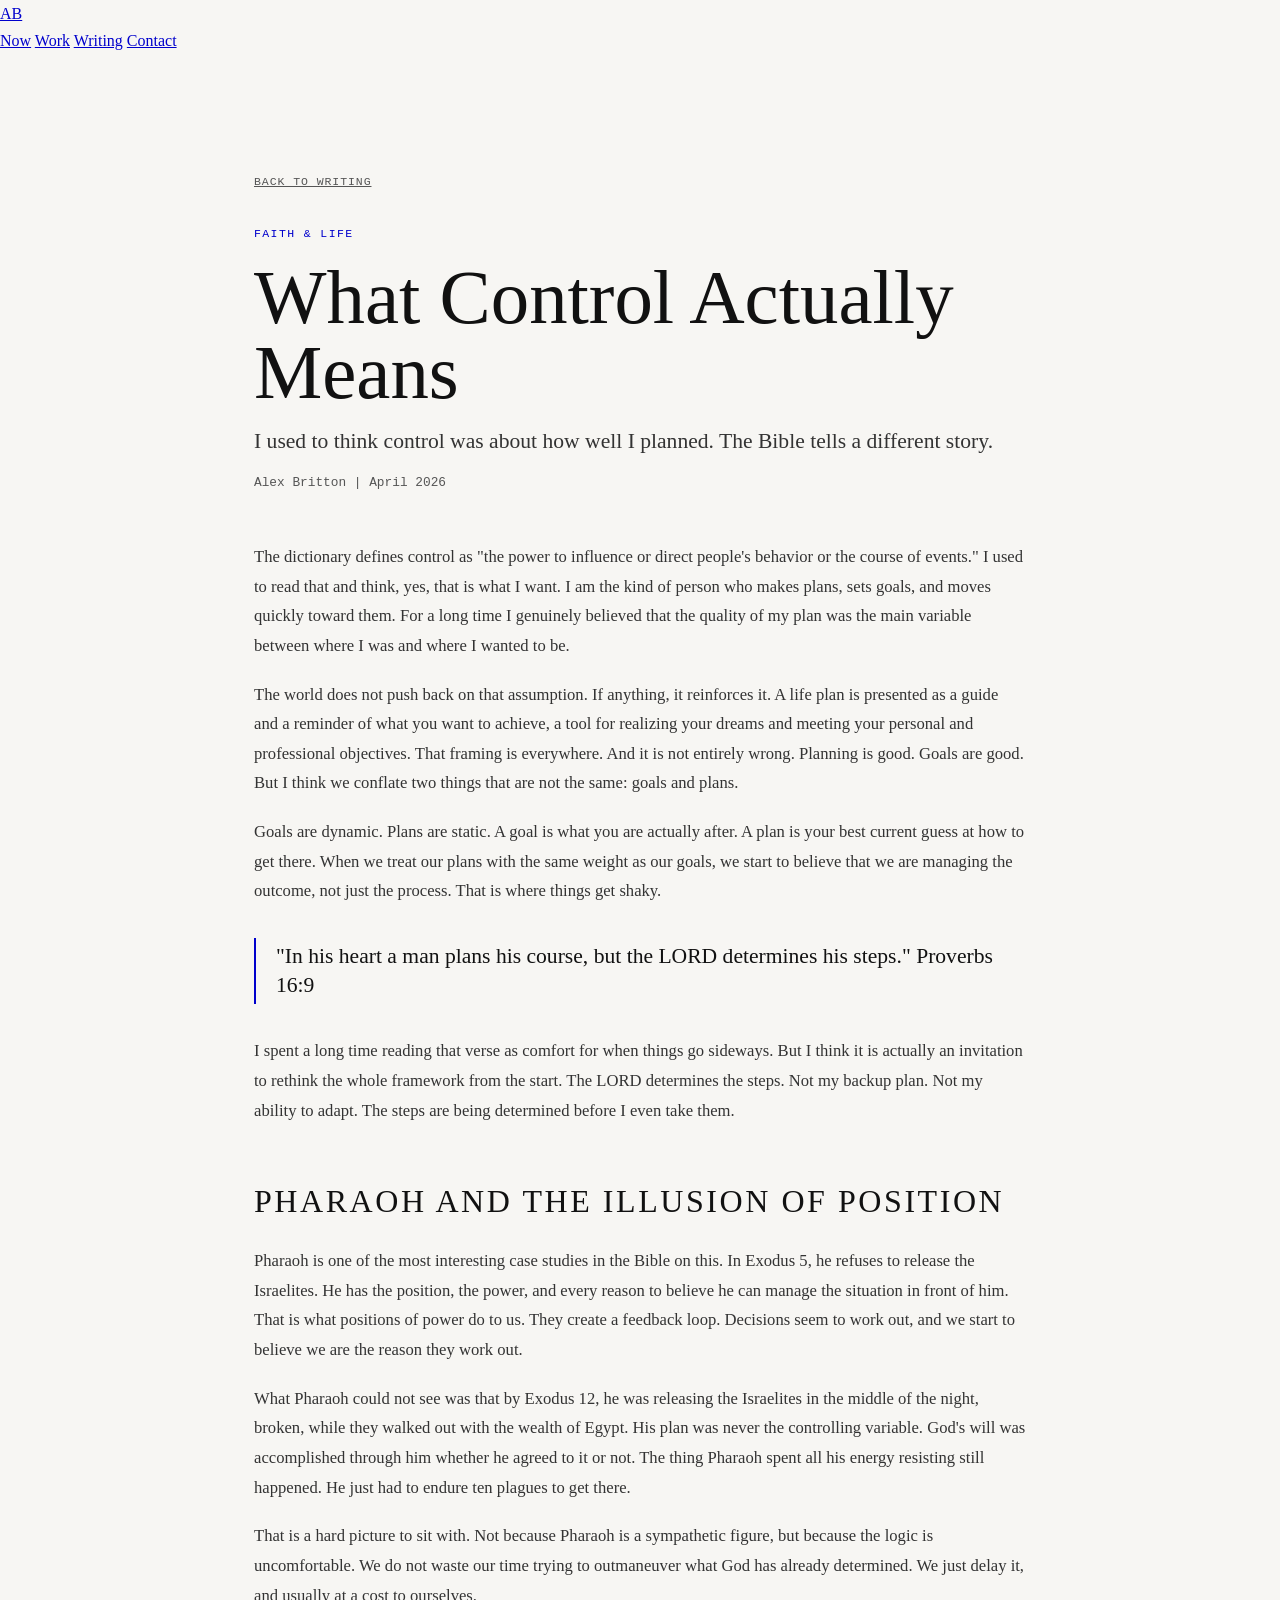
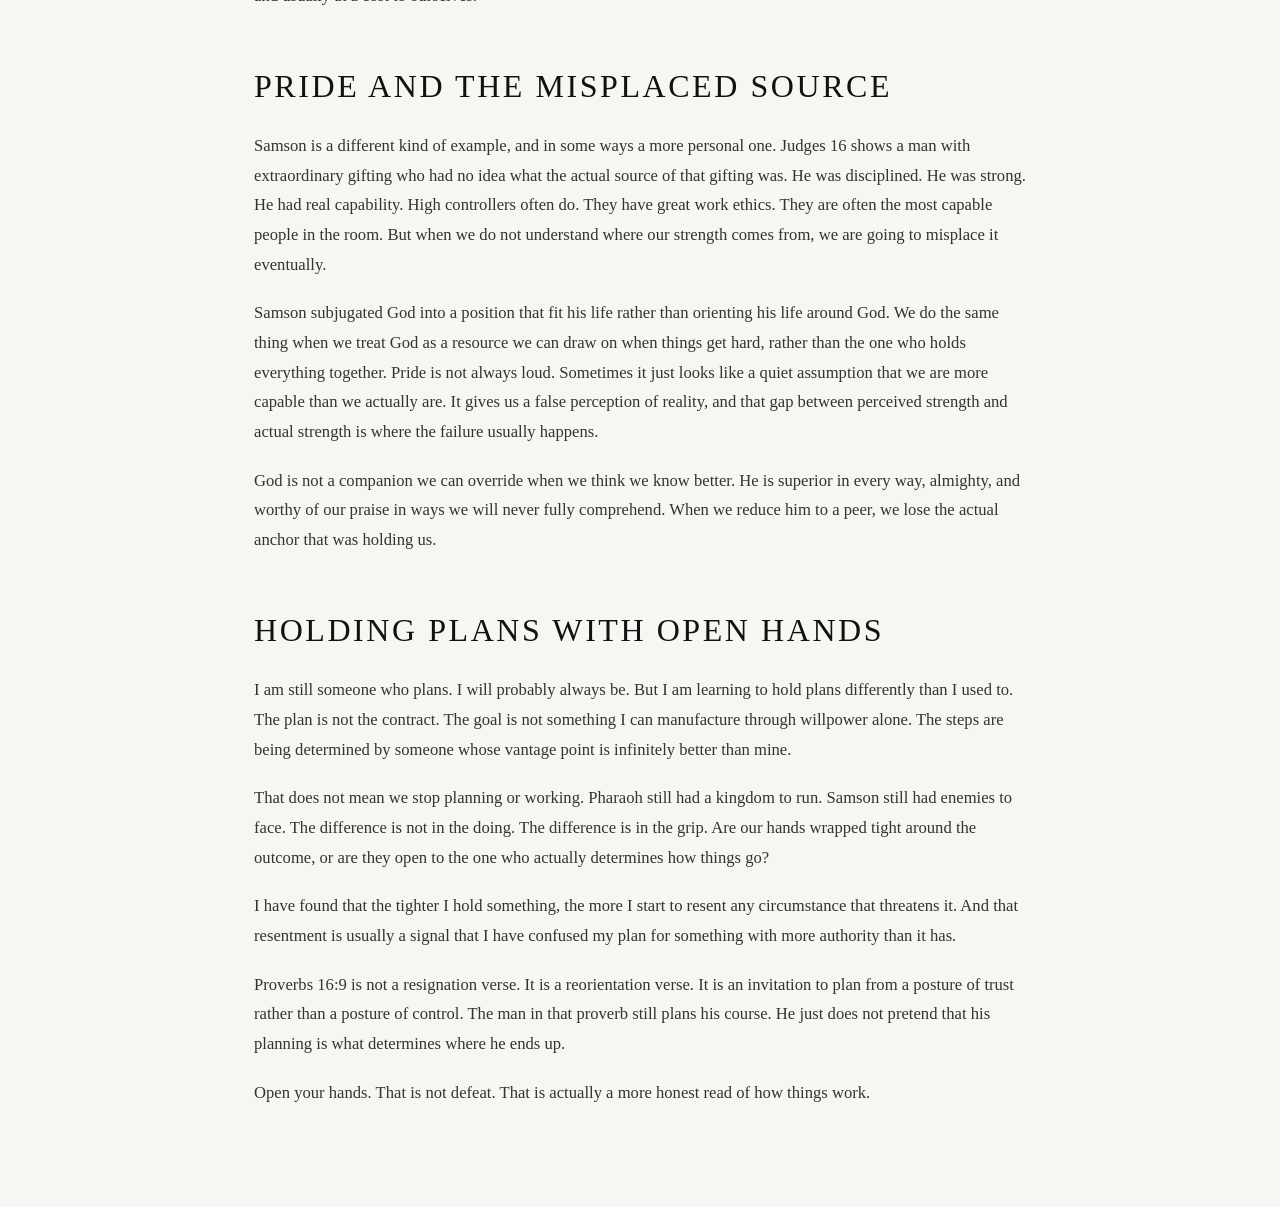
<file: content/articles/what-control-actually-means.html>
<!DOCTYPE html>
<html lang="en">
<head>
    <meta charset="UTF-8">
    <meta name="viewport" content="width=device-width, initial-scale=1.0">
    <title>What Control Actually Means | Alex Britton</title>
    <meta name="description" content="I used to think control was about how well I planned. The Bible tells a different story.">
    <meta name="author" content="Alex Britton">
    <link rel="canonical" href="https://alexbbritton.com/content/articles/what-control-actually-means.html">
    <meta property="og:type" content="article">
    <meta property="og:site_name" content="Alex Britton">
    <meta property="og:url" content="https://alexbbritton.com/content/articles/what-control-actually-means.html">
    <meta property="og:title" content="What Control Actually Means | Alex Britton">
    <meta property="og:description" content="I used to think control was about how well I planned. The Bible tells a different story.">
    <meta property="og:image" content="https://alexbbritton.com/content/ab-logo.png">
    <meta property="article:author" content="https://alexbbritton.com/">
    <meta name="twitter:card" content="summary">
    <meta name="twitter:creator" content="@alexbbritton22">
    <script type="application/ld+json">
{
  "@context": "https://schema.org",
  "@type": "BlogPosting",
  "headline": "What Control Actually Means",
  "description": "I used to think control was about how well I planned. The Bible tells a different story.",
  "url": "https://alexbbritton.com/content/articles/what-control-actually-means.html",
  "mainEntityOfPage": "https://alexbbritton.com/content/articles/what-control-actually-means.html",
  "image": "https://alexbbritton.com/content/ab-logo.png",
  "articleSection": "Faith & Life",
  "author": {
    "@type": "Person",
    "@id": "https://alexbbritton.com/#person",
    "name": "Alex Britton",
    "url": "https://alexbbritton.com/",
    "worksFor": {
      "@id": "https://altrwork.com/#business",
      "name": "altr",
      "url": "https://altrwork.com/"
    }
  },
  "publisher": {
    "@id": "https://alexbbritton.com/#person"
  },
  "isPartOf": {
    "@id": "https://alexbbritton.com/#website"
  },
  "datePublished": "2026-04"
}
    </script>
    <link rel="icon" href="../../favicon.svg" type="image/svg+xml">
    <link rel="preconnect" href="https://fonts.googleapis.com">
    <link rel="preconnect" href="https://fonts.gstatic.com" crossorigin>
    <link href="https://fonts.googleapis.com/css2?family=Fraunces:ital,opsz,wght@0,9..144,200..700;1,9..144,200..700&family=Space+Mono:ital,wght@0,400;0,700&family=Outfit:wght@300;400;500;600&display=swap" rel="stylesheet">
    <link rel="stylesheet" href="../../styles.css">
    <style>
        body { background: var(--s0); }
        .article-shell { max-width: 820px; margin: 0 auto; padding: 7rem 1.5rem 5rem; }
        .article-back { display: inline-flex; margin-bottom: 2rem; font-family: var(--font-mono); font-size: 0.72rem; letter-spacing: 0.08em; text-transform: uppercase; color: var(--t2); }
        .article-back:hover { color: var(--accent); }
        .article-kicker { font-family: var(--font-mono); font-size: 0.72rem; letter-spacing: 0.12em; text-transform: uppercase; color: var(--accent); margin-bottom: 1rem; }
        .article-title { font-family: var(--font-display); font-size: clamp(2.3rem, 6vw, 4.8rem); font-weight: 400; line-height: 0.98; color: var(--t0); margin-bottom: 1rem; }
        .article-dek { font-family: var(--font-display); color: var(--t1); font-size: 1.35rem; line-height: 1.4; margin-bottom: 1rem; }
        .article-meta { font-family: var(--font-mono); font-size: 0.8rem; color: var(--t2); margin-bottom: 3rem; }
        .article-body { font-family: var(--font-body); color: var(--t1); font-size: 1.04rem; line-height: 1.78; }
        .article-body h2 { font-family: var(--font-display); font-size: clamp(1.45rem, 3vw, 2rem); font-weight: 400; color: var(--t0); margin: 3rem 0 1rem; }
        .article-body p { margin-bottom: 1.2rem; }
        .article-body ul { margin: 0 0 1.4rem 1.3rem; }
        .article-body li { margin-bottom: 0.45rem; }
        .article-body blockquote { border-left: 2px solid var(--accent); margin: 2rem 0; padding: 0.25rem 0 0.25rem 1.25rem; color: var(--t0); font-family: var(--font-display); font-size: 1.35rem; line-height: 1.35; }
        @media (max-width: 720px) { .article-shell { padding-top: 6rem; } .article-body { font-size: 1rem; } }
    </style>
</head>
<body>
    <header class="site-header">
        <nav class="header-nav">
            <a href="../../index.html" class="nav-logo">AB</a>
            <div class="nav-links">
                <a href="../../index.html#now" class="nav-link">Now</a>
                <a href="../../index.html#work" class="nav-link">Work</a>
                <a href="../../index.html#writing" class="nav-link">Writing</a>
                <a href="mailto:abritton2002@gmail.com" class="nav-link">Contact</a>
            </div>
        </nav>
    </header>

    <main class="article-shell">
        <a href="../../index.html#writing" class="article-back">Back to writing</a>
        <p class="article-kicker">Faith &amp; Life</p>
        <h1 class="article-title">What Control Actually Means</h1>
        <p class="article-dek">I used to think control was about how well I planned. The Bible tells a different story.</p>
        <p class="article-meta">Alex Britton | April 2026</p>

        <article class="article-body">
            <p>The dictionary defines control as "the power to influence or direct people's behavior or the course of events." I used to read that and think, yes, that is what I want. I am the kind of person who makes plans, sets goals, and moves quickly toward them. For a long time I genuinely believed that the quality of my plan was the main variable between where I was and where I wanted to be.</p>

            <p>The world does not push back on that assumption. If anything, it reinforces it. A life plan is presented as a guide and a reminder of what you want to achieve, a tool for realizing your dreams and meeting your personal and professional objectives. That framing is everywhere. And it is not entirely wrong. Planning is good. Goals are good. But I think we conflate two things that are not the same: goals and plans.</p>

            <p>Goals are dynamic. Plans are static. A goal is what you are actually after. A plan is your best current guess at how to get there. When we treat our plans with the same weight as our goals, we start to believe that we are managing the outcome, not just the process. That is where things get shaky.</p>

            <blockquote>"In his heart a man plans his course, but the LORD determines his steps." Proverbs 16:9</blockquote>

            <p>I spent a long time reading that verse as comfort for when things go sideways. But I think it is actually an invitation to rethink the whole framework from the start. The LORD determines the steps. Not my backup plan. Not my ability to adapt. The steps are being determined before I even take them.</p>

            <h2>Pharaoh and the Illusion of Position</h2>

            <p>Pharaoh is one of the most interesting case studies in the Bible on this. In Exodus 5, he refuses to release the Israelites. He has the position, the power, and every reason to believe he can manage the situation in front of him. That is what positions of power do to us. They create a feedback loop. Decisions seem to work out, and we start to believe we are the reason they work out.</p>

            <p>What Pharaoh could not see was that by Exodus 12, he was releasing the Israelites in the middle of the night, broken, while they walked out with the wealth of Egypt. His plan was never the controlling variable. God's will was accomplished through him whether he agreed to it or not. The thing Pharaoh spent all his energy resisting still happened. He just had to endure ten plagues to get there.</p>

            <p>That is a hard picture to sit with. Not because Pharaoh is a sympathetic figure, but because the logic is uncomfortable. We do not waste our time trying to outmaneuver what God has already determined. We just delay it, and usually at a cost to ourselves.</p>

            <h2>Pride and the Misplaced Source</h2>

            <p>Samson is a different kind of example, and in some ways a more personal one. Judges 16 shows a man with extraordinary gifting who had no idea what the actual source of that gifting was. He was disciplined. He was strong. He had real capability. High controllers often do. They have great work ethics. They are often the most capable people in the room. But when we do not understand where our strength comes from, we are going to misplace it eventually.</p>

            <p>Samson subjugated God into a position that fit his life rather than orienting his life around God. We do the same thing when we treat God as a resource we can draw on when things get hard, rather than the one who holds everything together. Pride is not always loud. Sometimes it just looks like a quiet assumption that we are more capable than we actually are. It gives us a false perception of reality, and that gap between perceived strength and actual strength is where the failure usually happens.</p>

            <p>God is not a companion we can override when we think we know better. He is superior in every way, almighty, and worthy of our praise in ways we will never fully comprehend. When we reduce him to a peer, we lose the actual anchor that was holding us.</p>

            <h2>Holding Plans With Open Hands</h2>

            <p>I am still someone who plans. I will probably always be. But I am learning to hold plans differently than I used to. The plan is not the contract. The goal is not something I can manufacture through willpower alone. The steps are being determined by someone whose vantage point is infinitely better than mine.</p>

            <p>That does not mean we stop planning or working. Pharaoh still had a kingdom to run. Samson still had enemies to face. The difference is not in the doing. The difference is in the grip. Are our hands wrapped tight around the outcome, or are they open to the one who actually determines how things go?</p>

            <p>I have found that the tighter I hold something, the more I start to resent any circumstance that threatens it. And that resentment is usually a signal that I have confused my plan for something with more authority than it has.</p>

            <p>Proverbs 16:9 is not a resignation verse. It is a reorientation verse. It is an invitation to plan from a posture of trust rather than a posture of control. The man in that proverb still plans his course. He just does not pretend that his planning is what determines where he ends up.</p>

            <p>Open your hands. That is not defeat. That is actually a more honest read of how things work.</p>
        </article>
    </main>
</body>
</html>
</file>
<file: styles.css>
/* ====================================
   ALEX BRITTON — PERSONAL HOMEPAGE
   ==================================== */

/* ====================================
   1. CSS VARIABLES
   ==================================== */
:root {
    --bg: #f7f6f3;
    --text: #111;
    --muted: #555;
    --link: #0000cc;
    --link-visited: #551a8b;
    --link-hover: #cc0000;
    --rule: #ccc;
    --font: Georgia, 'Times New Roman', serif;
    --mono: 'Courier New', Courier, monospace;

    /* Article-compat aliases */
    --s0: var(--bg);
    --t0: var(--text);
    --t1: #333;
    --t2: var(--muted);
    --accent: var(--link);
    --font-display: var(--font);
    --font-mono: var(--mono);
    --font-body: var(--font);
}

/* ====================================
   2. RESET
   ==================================== */
*, *::before, *::after {
    box-sizing: border-box;
    margin: 0;
    padding: 0;
}

html {
    scroll-behavior: smooth;
}

body {
    background: var(--bg);
    color: var(--text);
    font-family: var(--font);
    font-size: 1rem;
    line-height: 1.7;
    overflow-x: hidden;
}

/* ====================================
   3. PAGE WRAPPER
   ==================================== */
.page {
    max-width: 960px;
    margin: 0 auto;
    padding: 2.5rem 2rem 3rem;
}

/* ====================================
   4. LINKS
   ==================================== */
a {
    color: var(--link);
    text-decoration: underline;
}

a:visited {
    color: var(--link-visited);
}

a:hover {
    color: var(--link-hover);
}

/* ====================================
   5. TYPOGRAPHY
   ==================================== */
h1 {
    font-family: var(--font);
    font-size: 1.5rem;
    font-weight: bold;
    line-height: 1.2;
    margin-bottom: 0.2rem;
}

h2 {
    font-family: var(--mono);
    font-size: 0.8rem;
    font-weight: normal;
    text-transform: uppercase;
    letter-spacing: 0.08em;
    color: var(--muted);
    margin-bottom: 1.25rem;
    margin-top: 0;
}

h3 {
    font-family: var(--font);
    font-size: 1rem;
    font-weight: bold;
    margin-top: 1.5rem;
    margin-bottom: 0.5rem;
}

p {
    margin-bottom: 0.9rem;
}

p:last-child {
    margin-bottom: 0;
}

strong {
    font-weight: bold;
}

em {
    font-style: italic;
}

/* ====================================
   6. HORIZONTAL RULES
   ==================================== */
hr {
    border: none;
    border-top: 1px solid var(--rule);
    margin: 2rem 0;
}

/* ====================================
   7. HEADER
   ==================================== */
.site-name {
    font-size: 1.5rem;
    font-weight: bold;
    margin-bottom: 0.15rem;
}

.site-name a {
    color: var(--text);
    text-decoration: none;
}

.site-name a:hover {
    color: var(--link-hover);
    text-decoration: none;
}

.site-tagline {
    font-size: 0.95rem;
    color: var(--muted);
    margin-bottom: 0.75rem;
}

.site-tagline a {
    color: var(--muted);
}

.site-tagline a:visited {
    color: var(--muted);
}

.site-tagline a:hover {
    color: var(--link-hover);
}

.site-nav {
    font-family: var(--mono);
    font-size: 0.82rem;
    display: flex;
    flex-wrap: wrap;
    gap: 0.1rem 0.75rem;
}

.site-nav a {
    color: var(--muted);
    text-decoration: none;
}

.site-nav a:visited {
    color: var(--muted);
}

.site-nav a:hover {
    color: var(--link-hover);
    text-decoration: underline;
}

/* ====================================
   8. SECTIONS
   ==================================== */
section {
    margin-bottom: 0;
}

#intro p {
    font-size: 1rem;
    color: var(--text);
}

/* ====================================
   9. PROJECT LIST
   ==================================== */
.project-group {
    margin-bottom: 1.5rem;
}

.project-group:last-child {
    margin-bottom: 0;
}

.project-group-label {
    display: block;
    font-family: var(--mono);
    font-size: 0.72rem;
    text-transform: uppercase;
    letter-spacing: 0.1em;
    color: var(--muted);
    margin-bottom: 0.5rem;
}

.project-list {
    list-style: none;
    padding: 0;
    margin: 0;
}

.project-list li {
    margin-bottom: 0.4rem;
    font-size: 0.95rem;
    line-height: 1.5;
}

.project-list li a {
    font-weight: bold;
    text-decoration: underline;
}

.tech {
    font-family: var(--mono);
    font-size: 0.78rem;
    color: var(--muted);
}

/* ====================================
   10. WRITING LIST
   ==================================== */
.writing-list {
    list-style: none;
    padding: 0;
    margin: 0 0 1rem 0;
}

.writing-list li {
    margin-bottom: 0.4rem;
    font-size: 0.95rem;
    line-height: 1.5;
}

.writing-meta {
    font-family: var(--mono);
    font-size: 0.78rem;
    color: var(--muted);
}

.writing-papers {
    font-size: 0.9rem;
    color: var(--muted);
    margin-top: 0.75rem;
}

.writing-papers a {
    color: var(--link);
}

.writing-papers a:visited {
    color: var(--link-visited);
}

.writing-papers a:hover {
    color: var(--link-hover);
}

/* ====================================
   10b. HEADER LAYOUT (name+links left, photo right)
   ==================================== */
.site-header {
    display: flex;
    align-items: flex-start;
    justify-content: space-between;
    gap: 1.5rem;
}

.header-left {
    flex: 1;
    min-width: 0;
}

.header-photo {
    width: 120px;
    flex-shrink: 0;
    display: block;
}

.header-links {
    font-family: var(--mono);
    font-size: 0.82rem;
    margin-bottom: 0.5rem;
}

.header-links a {
    color: var(--muted);
    text-decoration: none;
}

.header-links a:hover {
    color: var(--link-hover);
    text-decoration: underline;
}

@media (max-width: 560px) {
    .site-header {
        flex-direction: column-reverse;
    }
    .header-photo {
        width: 90px;
    }
}

/* ====================================
   11. VENTURES LIST
   ==================================== */
.ventures-sub {
    font-family: var(--mono);
    font-size: 0.75rem;
    font-weight: normal;
    color: var(--muted);
    letter-spacing: 0;
}

.ventures-list {
    list-style: none;
    padding: 0;
    margin: 0;
}

.ventures-list li {
    margin-bottom: 0.45rem;
    font-size: 0.95rem;
    line-height: 1.55;
}

/* ====================================
   12. CONTACT
   ==================================== */
.contact-links {
    font-size: 0.95rem;
}

/* ====================================
   13. FOOTER
   ==================================== */
footer {
    font-family: var(--mono);
    font-size: 0.78rem;
    color: var(--muted);
    margin-top: 0;
}

footer a {
    color: var(--muted);
    text-decoration: underline;
}

footer a:hover {
    color: var(--link-hover);
}

/* ====================================
   14. MODAL
   ==================================== */
.modal {
    position: fixed;
    inset: 0;
    z-index: 1000;
    overflow-y: auto;
    background: rgba(0, 0, 0, 0.55);
    padding: 2rem 1rem;
    display: none;
}

.modal.active {
    display: block;
}

.modal-box {
    background: var(--bg);
    border: 1px solid #999;
    max-width: 660px;
    width: 100%;
    margin: 0 auto;
    padding: 1.5rem 1.75rem;
    position: relative;
}

.modal-close-btn {
    position: absolute;
    top: 0.75rem;
    right: 0.75rem;
    background: none;
    border: none;
    font-size: 1.5rem;
    cursor: pointer;
    color: var(--muted);
    line-height: 1;
    font-family: var(--mono);
}

.modal-close-btn:hover {
    color: var(--link-hover);
}

.modal-video {
    width: 100%;
    border: 1px solid var(--rule);
    display: block;
    margin-bottom: 1rem;
}

.modal-carousel {
    position: relative;
    width: 100%;
    overflow: hidden;
    margin-bottom: 1rem;
    background: #eee;
}

.carousel-track {
    display: flex;
    transition: transform 0.4s cubic-bezier(0.25, 0.46, 0.45, 0.94);
    will-change: transform;
}

.carousel-slide {
    min-width: 100%;
    display: flex;
    align-items: center;
    justify-content: center;
    padding: 1rem;
    min-height: 180px;
    max-height: 320px;
}

.carousel-slide img {
    width: 100%;
    display: block;
    border: 1px solid var(--rule);
    cursor: zoom-in;
    max-height: 300px;
    object-fit: contain;
}

.carousel-dots {
    display: flex;
    justify-content: center;
    gap: 0.5rem;
    padding: 0.5rem 0;
    background: #eee;
}

.carousel-dot {
    width: 6px;
    height: 6px;
    border-radius: 50%;
    border: 1px solid #999;
    background: transparent;
    cursor: pointer;
    padding: 0;
    transition: background 0.2s;
}

.carousel-dot.active {
    background: var(--text);
    border-color: var(--text);
    width: 16px;
    border-radius: 3px;
}

.modal-tag {
    display: block;
    font-family: var(--mono);
    font-size: 0.7rem;
    text-transform: uppercase;
    letter-spacing: 0.1em;
    color: var(--muted);
    margin-bottom: 0.25rem;
}

.modal-title {
    font-family: var(--font);
    font-size: 1.35rem;
    font-weight: bold;
    margin-bottom: 0.75rem;
    line-height: 1.25;
    color: var(--text);
}

.modal-desc {
    font-family: var(--font);
    font-size: 0.88rem;
    color: var(--t1);
    line-height: 1.75;
    margin-bottom: 1rem;
}

.modal-desc p {
    margin: 0 0 0.8rem 0;
}

.modal-desc p:last-child {
    margin-bottom: 0;
}

.modal-tech-list {
    margin-bottom: 1rem;
}

.modal-tech-list span {
    font-family: var(--mono);
    font-size: 0.78rem;
    border: 1px solid var(--rule);
    padding: 0.1rem 0.4rem;
    margin: 0 0.25rem 0.25rem 0;
    display: inline-block;
    color: var(--muted);
}

.modal-actions {
    display: flex;
    flex-wrap: wrap;
    gap: 0.75rem;
    margin-bottom: 1rem;
}

.modal-actions a {
    font-family: var(--mono);
    font-size: 0.78rem;
    color: var(--link);
    text-decoration: underline;
}

.modal-actions a:visited {
    color: var(--link-visited);
}

.modal-actions a:hover {
    color: var(--link-hover);
}

.modal-tweet-label {
    font-family: var(--mono);
    font-size: 0.7rem;
    text-transform: uppercase;
    letter-spacing: 0.1em;
    color: var(--muted);
    margin-bottom: 0.75rem;
}

/* ====================================
   15. LIGHTBOX
   ==================================== */
.lightbox {
    display: none;
    position: fixed;
    inset: 0;
    z-index: 2000;
    background: rgba(0, 0, 0, 0.92);
}

.lightbox.active {
    display: flex;
    align-items: center;
    justify-content: center;
}

.lightbox-content {
    max-width: 90vw;
    max-height: 90vh;
    overflow: auto;
    cursor: grab;
}

.lightbox-content:active {
    cursor: grabbing;
}

.lightbox-content img {
    max-width: 90vw;
    max-height: 90vh;
    object-fit: contain;
    display: block;
    transform-origin: center;
    transition: transform 0.2s ease;
}

.lightbox-close {
    position: fixed;
    top: 1rem;
    right: 1.25rem;
    background: none;
    border: none;
    color: #fff;
    font-size: 2rem;
    cursor: pointer;
    z-index: 2001;
    line-height: 1;
    font-family: var(--mono);
}

.lightbox-close:hover {
    color: #ccc;
}

.lightbox-controls {
    position: fixed;
    bottom: 1rem;
    left: 50%;
    transform: translateX(-50%);
    display: flex;
    gap: 0.5rem;
}

.lightbox-controls button {
    background: rgba(0, 0, 0, 0.5);
    border: 1px solid #666;
    color: #fff;
    padding: 0.3rem 0.7rem;
    cursor: pointer;
    font-size: 1rem;
    font-family: var(--mono);
}

.lightbox-controls button:hover {
    background: rgba(0, 0, 0, 0.8);
    border-color: #aaa;
}

/* ====================================
   16. RESPONSIVE
   ==================================== */
@media (max-width: 600px) {
    .page {
        padding: 1.5rem 1rem 2rem;
    }

    .site-nav {
        gap: 0.1rem 0.5rem;
    }

    h1, .site-name {
        font-size: 1.25rem;
    }

    .modal {
        padding: 0.75rem 0.5rem;
    }

    .modal-box {
        padding: 1.25rem 1rem;
    }

    .modal-title {
        font-size: 1.15rem;
    }

    .modal-actions {
        flex-direction: column;
        gap: 0.5rem;
    }

    .carousel-slide {
        min-height: 140px;
        max-height: 240px;
    }
}

/* ====================================
   17. CODEX DRAGON PET
   ==================================== */
.codex-dragon-pet {
    --dragon-size: clamp(62px, 8vw, 96px);
    position: fixed;
    top: 1rem;
    left: 1rem;
    width: var(--dragon-size);
    height: calc(var(--dragon-size) * 0.8);
    z-index: 900;
    pointer-events: none;
    transform: translate3d(0, 0, 0);
    transition: transform 1.25s cubic-bezier(0.19, 1, 0.22, 1);
    will-change: transform;
}

.codex-dragon-pet.is-dashing {
    transition-duration: 0.72s;
}


.dragon-svg {
    width: 100%;
    height: 100%;
    overflow: visible;
    animation: dragon-bop 0.92s ease-in-out infinite;
    transform-origin: 50% 72%;
}

.dragon-body {
    transform-origin: 70px 68px;
    animation: dragon-wiggle 1.15s ease-in-out infinite;
}

.dragon-head,
.dragon-torso,
.dragon-tail,
.dragon-foot {
    fill: url(#dragonBelly);
    stroke: #020207;
    stroke-width: 3;
    stroke-linejoin: round;
}

.dragon-belly {
    fill: #1c1c26;
    stroke: #343444;
    stroke-width: 2;
    opacity: 0.9;
}

.dragon-wing {
    fill: url(#dragonWing);
    stroke: #050509;
    stroke-width: 3;
    stroke-linejoin: round;
    transform-origin: 70px 63px;
    animation: dragon-flap 0.46s ease-in-out infinite alternate;
}

.dragon-wing-left {
    animation-delay: -0.08s;
}

.dragon-wing-right {
    animation-delay: 0.08s;
}

.dragon-horn,
.dragon-frill {
    fill: #8a82ff;
    stroke: #08080d;
    stroke-width: 2.5;
    stroke-linejoin: round;
    stroke-linecap: round;
}

.dragon-eye {
    fill: #c6ff5e;
    stroke: #061205;
    stroke-width: 2;
}

.dragon-eye-shine {
    fill: #fff;
}

.dragon-smile {
    fill: none;
    stroke: #c8bfff;
    stroke-width: 3;
    stroke-linecap: round;
}

.dragon-cheek {
    fill: #795dff;
    opacity: 0.35;
}

.dragon-sparkle {
    position: absolute;
    width: 0.45rem;
    height: 0.45rem;
    border-radius: 999px;
    background: #8a82ff;
    box-shadow: 0 0 0.8rem #8a82ff;
    opacity: 0;
    animation: dragon-spark 1.8s ease-in-out infinite;
}

.dragon-sparkle-one {
    top: 12%;
    right: 6%;
}

.dragon-sparkle-two {
    bottom: 10%;
    left: 8%;
    animation-delay: 0.85s;
}

@keyframes dragon-bop {
    0%, 100% { transform: translateY(0) rotate(-2deg); }
    45% { transform: translateY(-9px) rotate(3deg); }
    70% { transform: translateY(-3px) rotate(-4deg); }
}

@keyframes dragon-wiggle {
    0%, 100% { transform: rotate(-1.5deg); }
    50% { transform: rotate(2deg); }
}

@keyframes dragon-flap {
    from { transform: rotate(-7deg) scaleY(0.94); }
    to { transform: rotate(9deg) scaleY(1.08); }
}

@keyframes dragon-spark {
    0%, 100% { transform: translate3d(0, 0, 0) scale(0.4); opacity: 0; }
    35% { opacity: 0.9; }
    70% { transform: translate3d(-0.9rem, -0.7rem, 0) scale(1); opacity: 0; }
}

@media (prefers-reduced-motion: reduce) {
    .codex-dragon-pet,
    .codex-dragon-pet.is-dashing {
        transition: none;
    }

    .dragon-svg,
    .dragon-body,
    .dragon-wing,
    .dragon-sparkle {
        animation: none;
    }
}

@media (max-width: 600px) {
    .codex-dragon-pet {
        --dragon-size: 58px;
        z-index: 850;
    }
}
</file>
